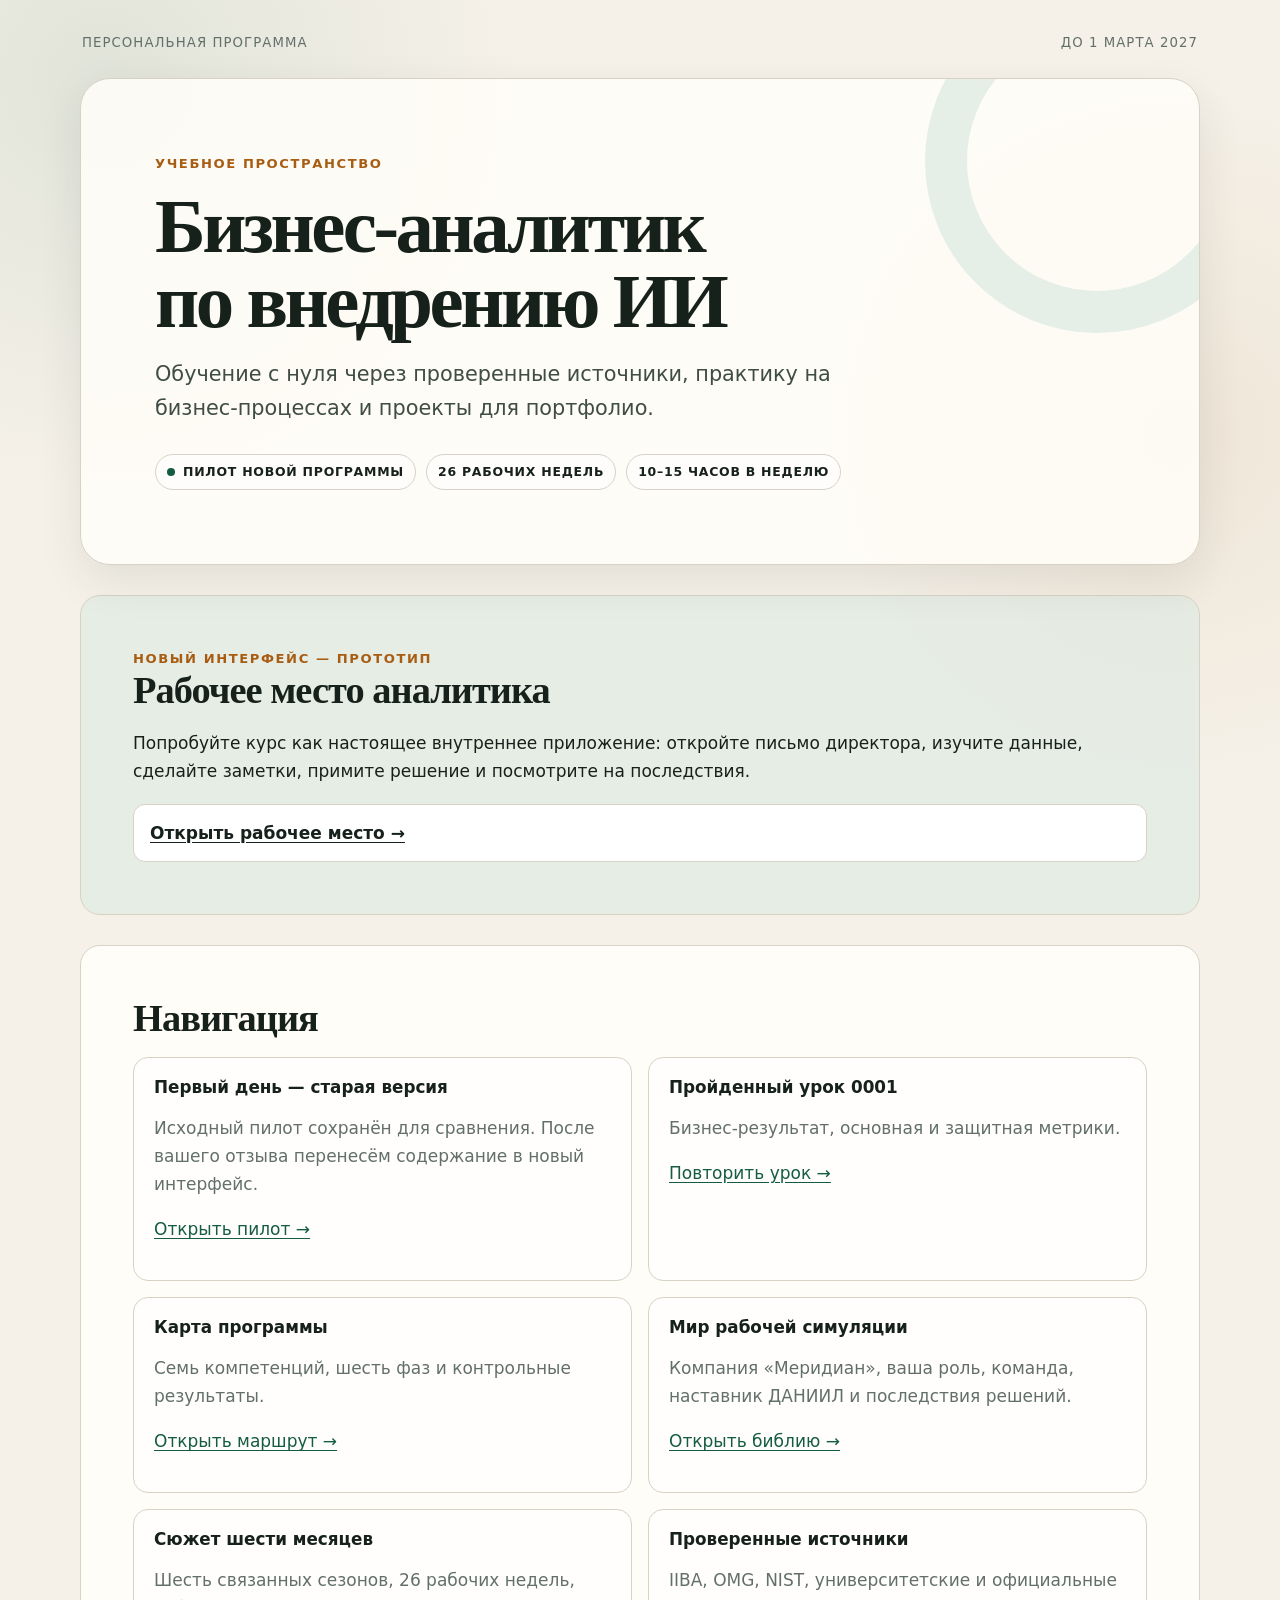
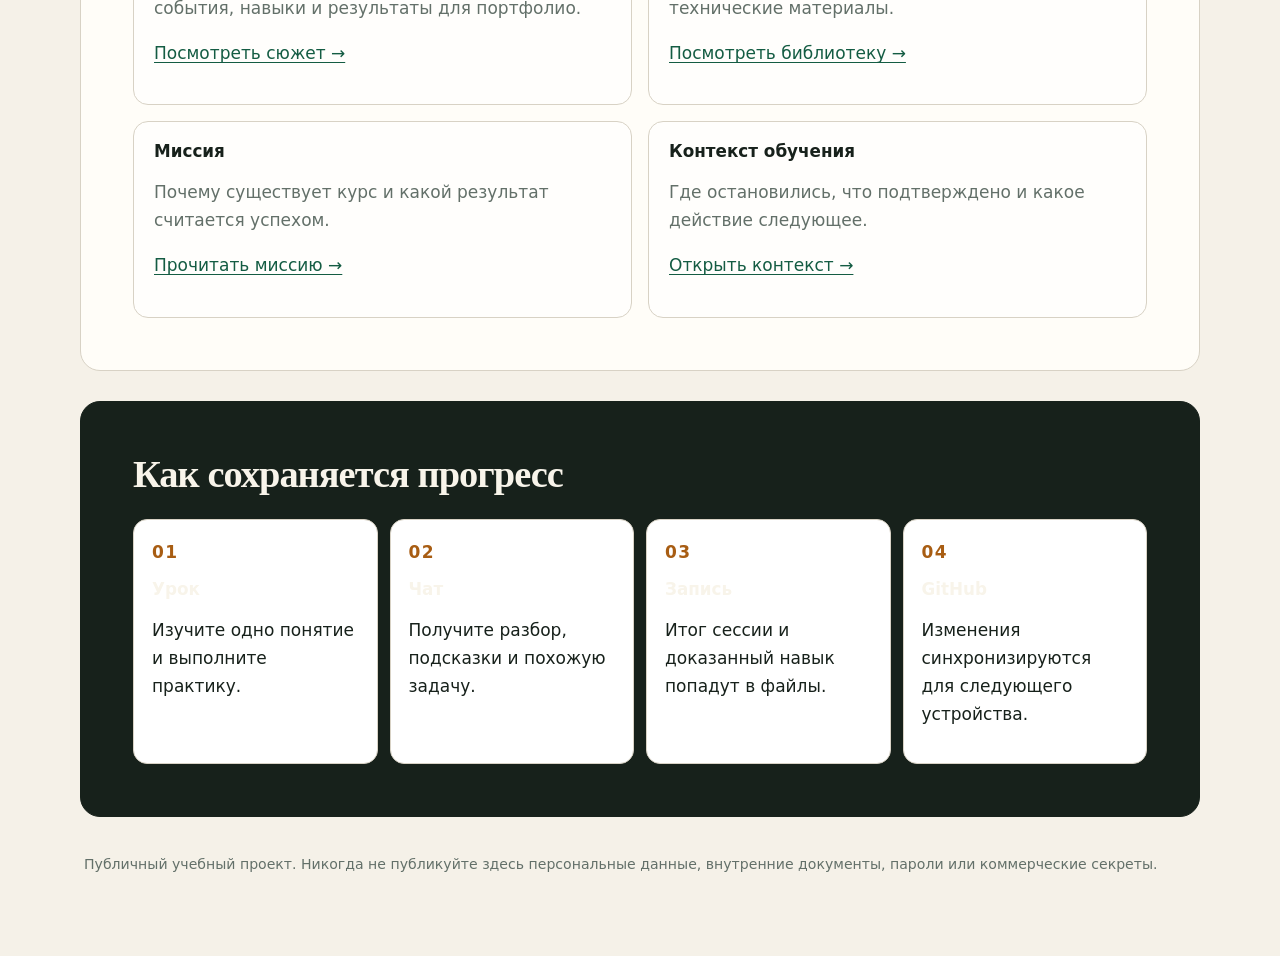
<file: index.html>
<!doctype html>
<html lang="ru">
<head>
  <meta charset="utf-8">
  <meta name="viewport" content="width=device-width, initial-scale=1">
  <meta name="description" content="Персональная программа подготовки бизнес-аналитика по внедрению ИИ">
  <title>Бизнес-аналитик по внедрению ИИ</title>
  <link rel="stylesheet" href="assets/course.css">
</head>
<body>
  <main class="page">
    <div class="topbar"><span>Персональная программа</span><span>До 1 марта 2027</span></div>
    <header class="hero">
      <div class="eyebrow">Учебное пространство</div>
      <h1>Бизнес-аналитик по внедрению ИИ</h1>
      <p class="lede">Обучение с нуля через проверенные источники, практику на бизнес-процессах и проекты для портфолио.</p>
      <div class="meta"><span class="badge"><span class="dot"></span>Пилот новой программы</span><span class="badge">26 рабочих недель</span><span class="badge">10–15 часов в неделю</span></div>
    </header>

    <section class="section soft">
      <div class="eyebrow">Новый интерфейс — прототип</div>
      <h2>Рабочее место аналитика</h2>
      <p>Попробуйте курс как настоящее внутреннее приложение: откройте письмо директора, изучите данные, сделайте заметки, примите решение и посмотрите на последствия.</p>
      <div class="actions"><a class="button" href="prototypes/workspace-v1.html">Открыть рабочее место →</a></div>
    </section>

    <section class="section">
      <h2>Навигация</h2>
      <div class="grid">
        <article class="card col-6"><h3>Первый день — старая версия</h3><p class="muted">Исходный пилот сохранён для сравнения. После вашего отзыва перенесём содержание в новый интерфейс.</p><p><a href="lessons/pilot-0001-first-day.html">Открыть пилот →</a></p></article>
        <article class="card col-6"><h3>Пройденный урок 0001</h3><p class="muted">Бизнес-результат, основная и защитная метрики.</p><p><a href="lessons/0001-role-of-ai-business-analyst.html">Повторить урок →</a></p></article>
        <article class="card col-6"><h3>Карта программы</h3><p class="muted">Семь компетенций, шесть фаз и контрольные результаты.</p><p><a href="reference/0001-competency-map-and-roadmap.html">Открыть маршрут →</a></p></article>
        <article class="card col-6"><h3>Мир рабочей симуляции</h3><p class="muted">Компания «Меридиан», ваша роль, команда, наставник ДАНИИЛ и последствия решений.</p><p><a href="https://github.com/samoilovnk12-ctrl/ai-business-analyst-learning/blob/main/archive/legacy-course-v2/SIMULATION-BIBLE.md">Открыть библию →</a></p></article>
        <article class="card col-6"><h3>Сюжет шести месяцев</h3><p class="muted">Шесть связанных сезонов, 26 рабочих недель, события, навыки и результаты для портфолио.</p><p><a href="https://github.com/samoilovnk12-ctrl/ai-business-analyst-learning/blob/main/archive/legacy-course-v2/COURSE-STORY.md">Посмотреть сюжет →</a></p></article>
        <article class="card col-6"><h3>Проверенные источники</h3><p class="muted">IIBA, OMG, NIST, университетские и официальные технические материалы.</p><p><a href="https://github.com/samoilovnk12-ctrl/ai-business-analyst-learning/blob/main/RESOURCES.md">Посмотреть библиотеку →</a></p></article>
        <article class="card col-6"><h3>Миссия</h3><p class="muted">Почему существует курс и какой результат считается успехом.</p><p><a href="https://github.com/samoilovnk12-ctrl/ai-business-analyst-learning/blob/main/MISSION.md">Прочитать миссию →</a></p></article>
        <article class="card col-6"><h3>Контекст обучения</h3><p class="muted">Где остановились, что подтверждено и какое действие следующее.</p><p><a href="https://github.com/samoilovnk12-ctrl/ai-business-analyst-learning/blob/main/LEARNING-CONTEXT.md">Открыть контекст →</a></p></article>
      </div>
    </section>

    <section class="section dark">
      <h2>Как сохраняется прогресс</h2>
      <div class="flow">
        <div><h3>Урок</h3><p>Изучите одно понятие и выполните практику.</p></div>
        <div><h3>Чат</h3><p>Получите разбор, подсказки и похожую задачу.</p></div>
        <div><h3>Запись</h3><p>Итог сессии и доказанный навык попадут в файлы.</p></div>
        <div><h3>GitHub</h3><p>Изменения синхронизируются для следующего устройства.</p></div>
      </div>
    </section>

    <footer class="footer">Публичный учебный проект. Никогда не публикуйте здесь персональные данные, внутренние документы, пароли или коммерческие секреты.</footer>
  </main>
</body>
</html>
</file>
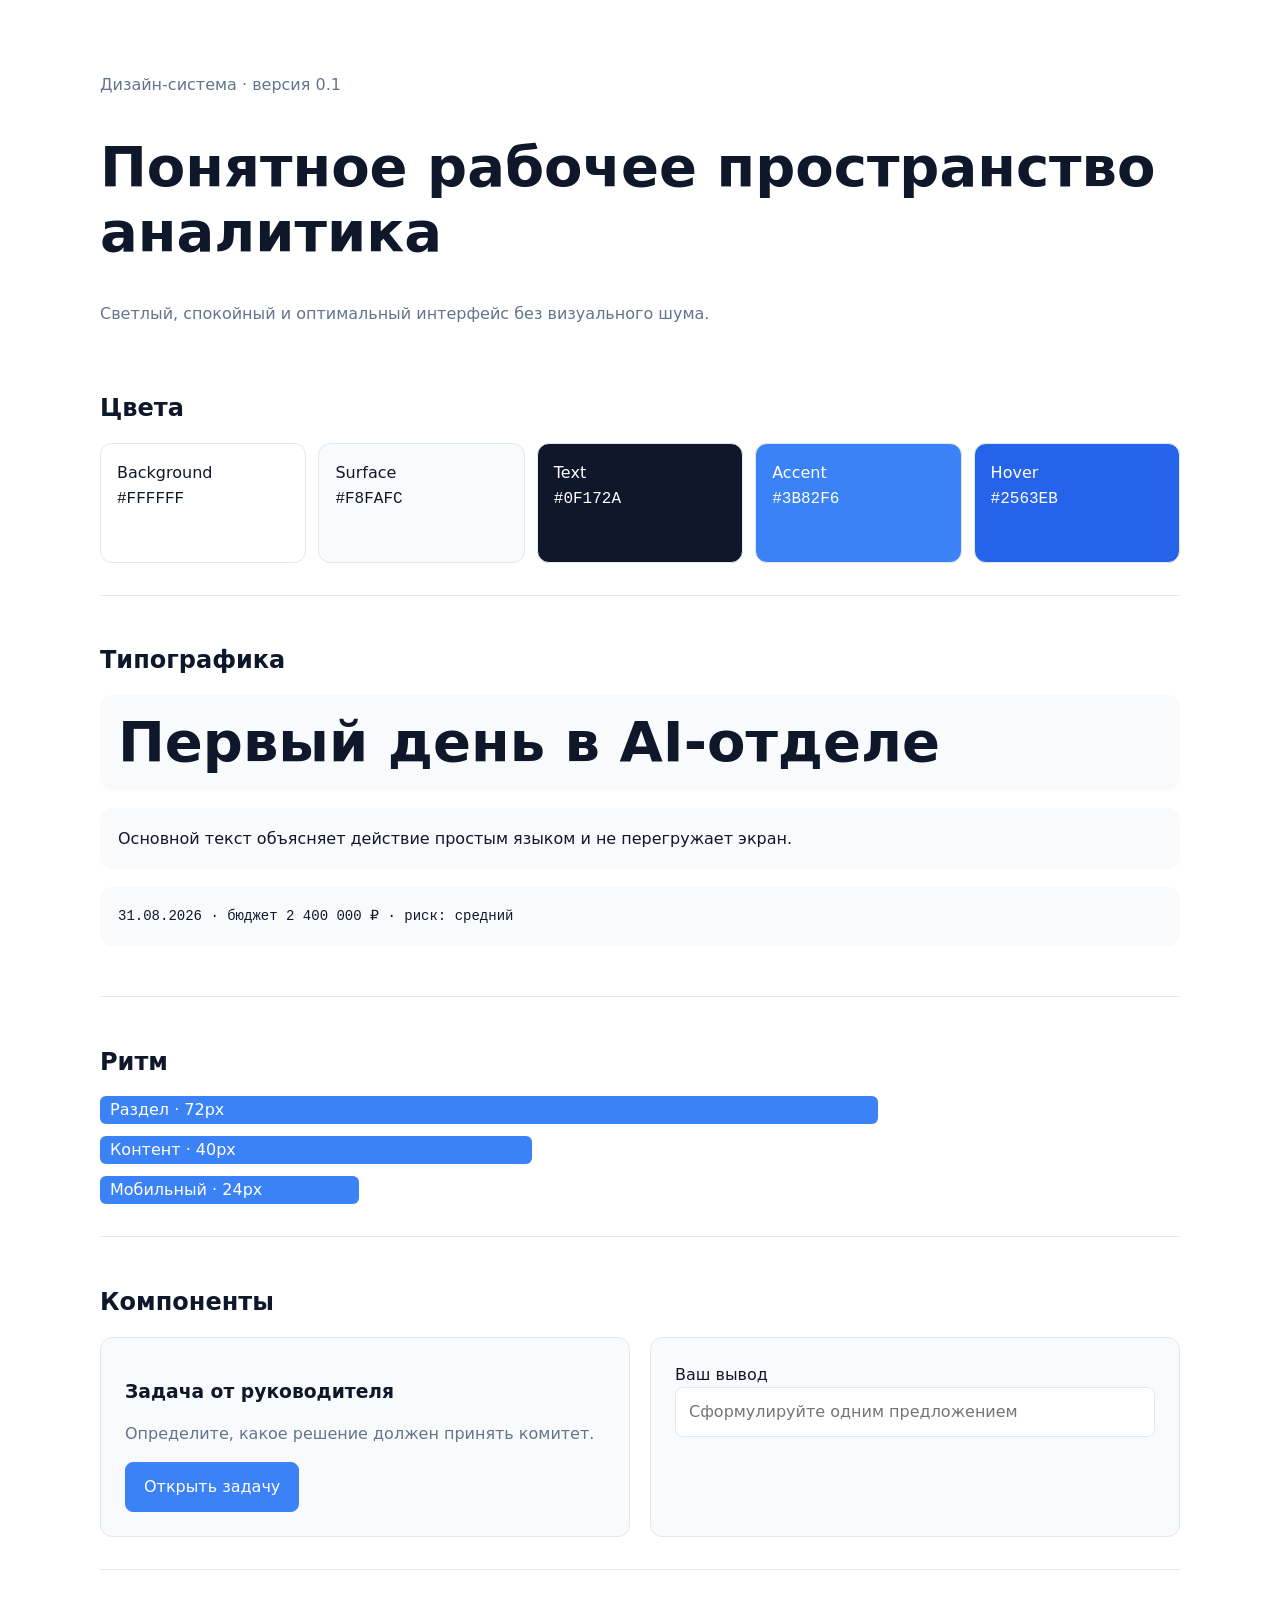
<file: brief-preview.html>
<!doctype html>
<html lang="ru">
<head>
  <meta charset="utf-8">
  <meta name="viewport" content="width=device-width, initial-scale=1">
  <title>Дизайн-система курса — предварительный просмотр</title>
  <style>
    :root { --bg:#FFFFFF; --surface:#F8FAFC; --fg:#0F172A; --muted:#64748B; --accent:#3B82F6; --hover:#2563EB; --line:#E2E8F0; }
    * { box-sizing:border-box; }
    body { margin:0; background:var(--bg); color:var(--fg); font:16px/1.6 Inter,system-ui,sans-serif; }
    main { width:min(1080px,calc(100% - 40px)); margin:auto; padding:56px 0 80px; }
    section { padding:32px 0; border-bottom:1px solid var(--line); }
    h1,h2,h3 { font-family:Inter,system-ui,sans-serif; line-height:1.15; }
    h1 { font-size:clamp(2rem,5vw,3.5rem); }
    h2 { margin-bottom:20px; }
    .muted { color:var(--muted); }
    .swatches { display:grid; grid-template-columns:repeat(5,1fr); gap:12px; }
    .swatch { min-height:120px; padding:16px; border:1px solid var(--line); border-radius:12px; }
    .surface { background:var(--surface); } .primary { background:var(--fg); color:white; } .secondary { color:var(--muted); }
    .accent { background:var(--accent); color:white; } .hover { background:var(--hover); color:white; }
    .specimen { margin:18px 0; padding:18px; background:var(--surface); border-radius:12px; }
    .display { font-size:clamp(2rem,5vw,3.5rem); font-weight:600; line-height:1.05; }
    .mono { font:14px/1.6 ui-monospace,"JetBrains Mono",monospace; }
    .ruler { display:grid; gap:12px; }
    .bar { height:28px; display:flex; align-items:center; padding-left:10px; border-radius:6px; background:var(--accent); color:white; }
    .components { display:grid; grid-template-columns:1fr 1fr; gap:20px; }
    .card { padding:24px; background:var(--surface); border:1px solid var(--line); border-radius:12px; }
    button { padding:11px 18px; border:1px solid var(--accent); border-radius:8px; background:var(--accent); color:white; font:inherit; cursor:pointer; }
    button:hover { background:var(--hover); }
    input { width:100%; padding:11px 13px; border:1px solid var(--line); border-radius:8px; font:inherit; }
    input:focus { outline:3px solid rgba(59,130,246,.18); border-color:var(--accent); }
    @media(max-width:760px){.swatches,.components{grid-template-columns:1fr;}}
  </style>
</head>
<body>
  <main>
    <header><p class="muted">Дизайн-система · версия 0.1</p><h1>Понятное рабочее пространство аналитика</h1><p class="muted">Светлый, спокойный и оптимальный интерфейс без визуального шума.</p></header>
    <section><h2>Цвета</h2><div class="swatches"><div class="swatch">Background<br><code>#FFFFFF</code></div><div class="swatch surface">Surface<br><code>#F8FAFC</code></div><div class="swatch primary">Text<br><code>#0F172A</code></div><div class="swatch accent">Accent<br><code>#3B82F6</code></div><div class="swatch hover">Hover<br><code>#2563EB</code></div></div></section>
    <section><h2>Типографика</h2><div class="specimen display">Первый день в AI-отделе</div><div class="specimen">Основной текст объясняет действие простым языком и не перегружает экран.</div><div class="specimen mono">31.08.2026 · бюджет 2 400 000 ₽ · риск: средний</div></section>
    <section><h2>Ритм</h2><div class="ruler"><div class="bar" style="width:72%">Раздел · 72px</div><div class="bar" style="width:40%">Контент · 40px</div><div class="bar" style="width:24%">Мобильный · 24px</div></div></section>
    <section><h2>Компоненты</h2><div class="components"><div class="card"><h3>Задача от руководителя</h3><p class="muted">Определите, какое решение должен принять комитет.</p><button type="button">Открыть задачу</button></div><div class="card"><label for="answer">Ваш вывод</label><input id="answer" placeholder="Сформулируйте одним предложением"></div></div></section>
  </main>
</body>
</html>
</file>
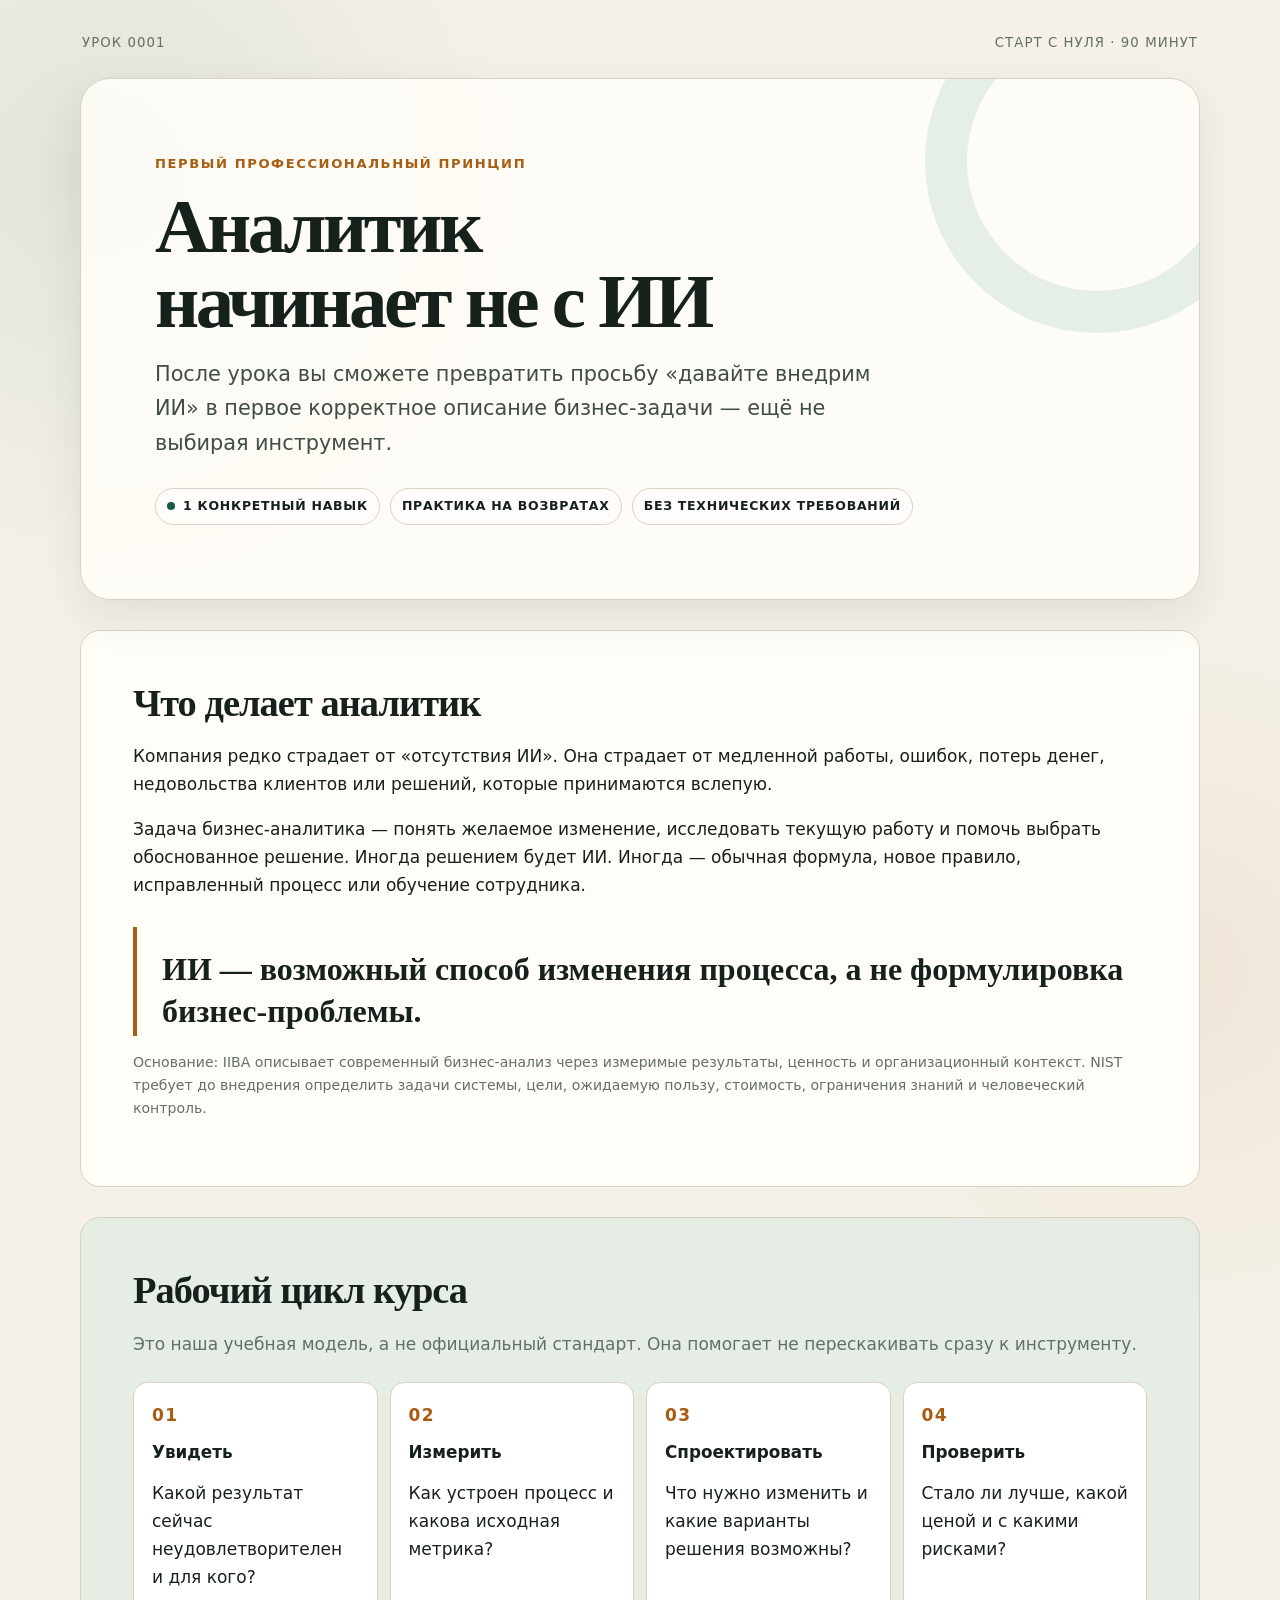
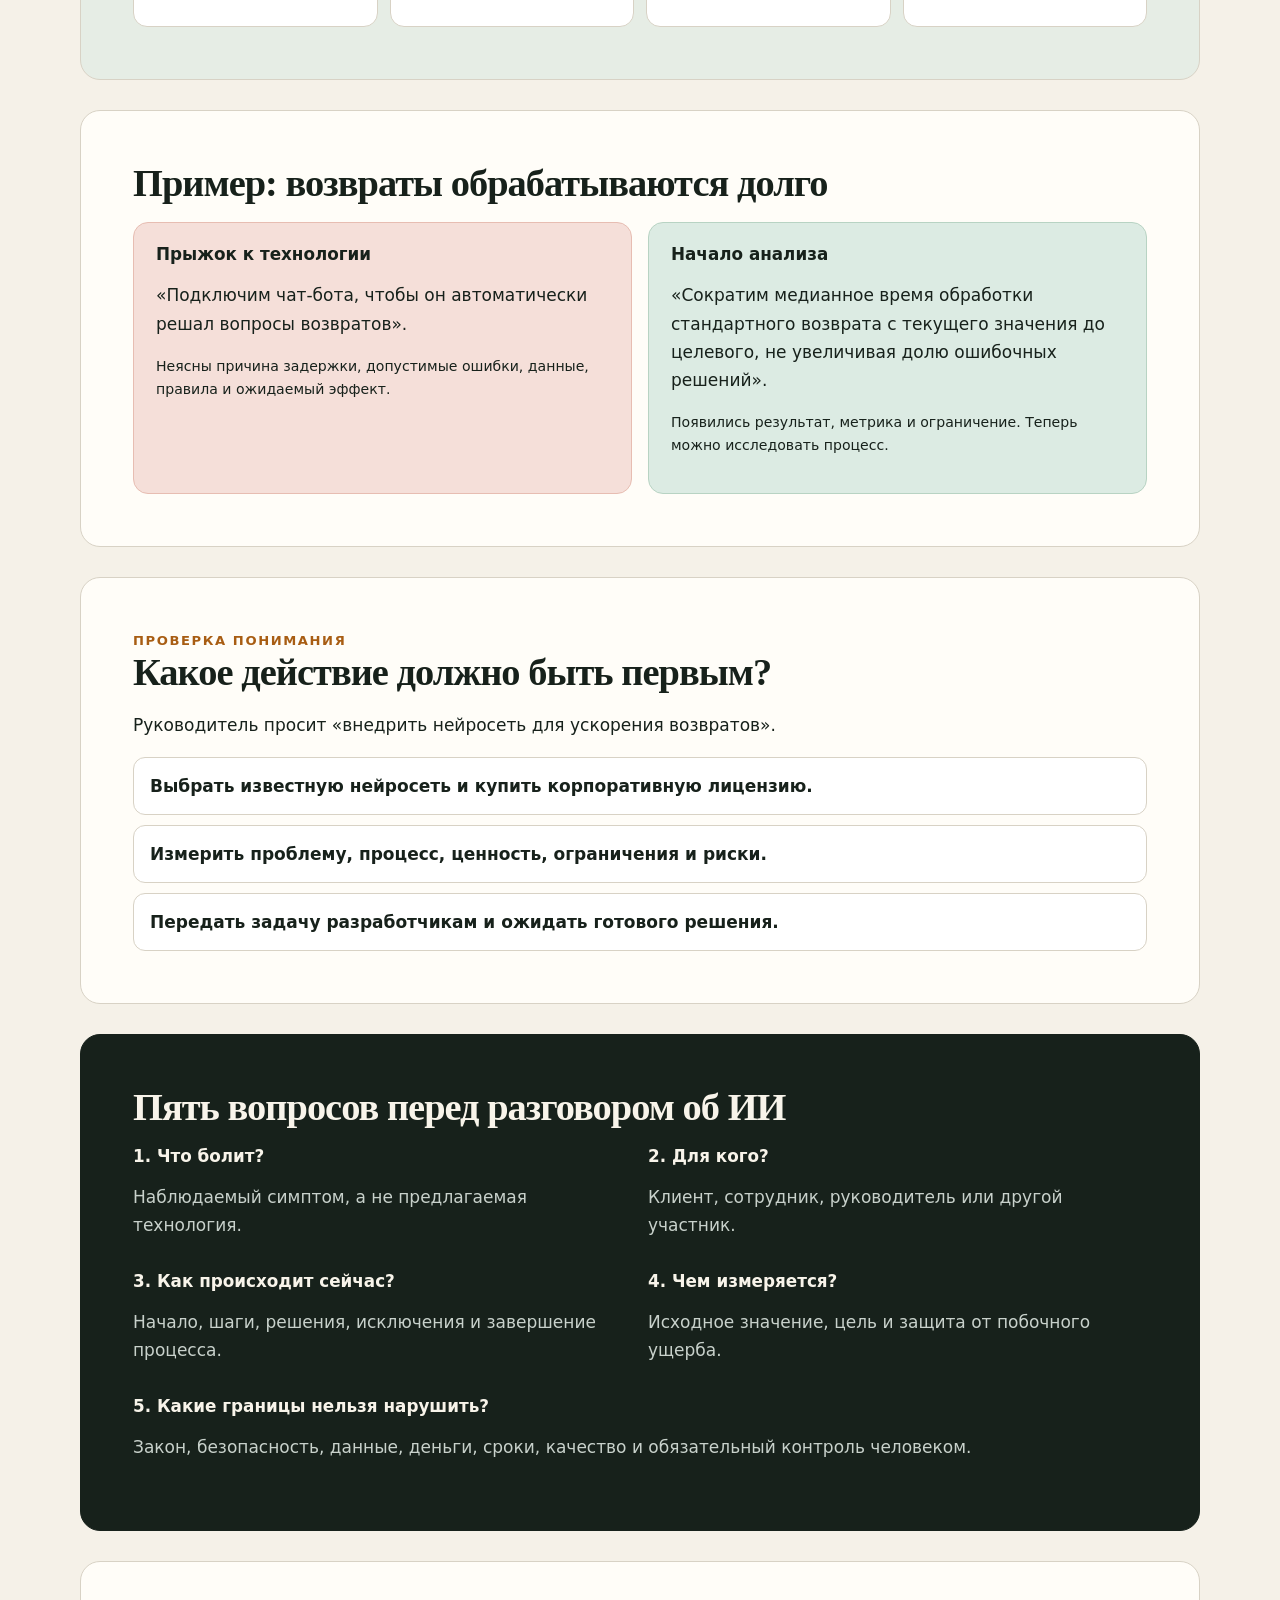
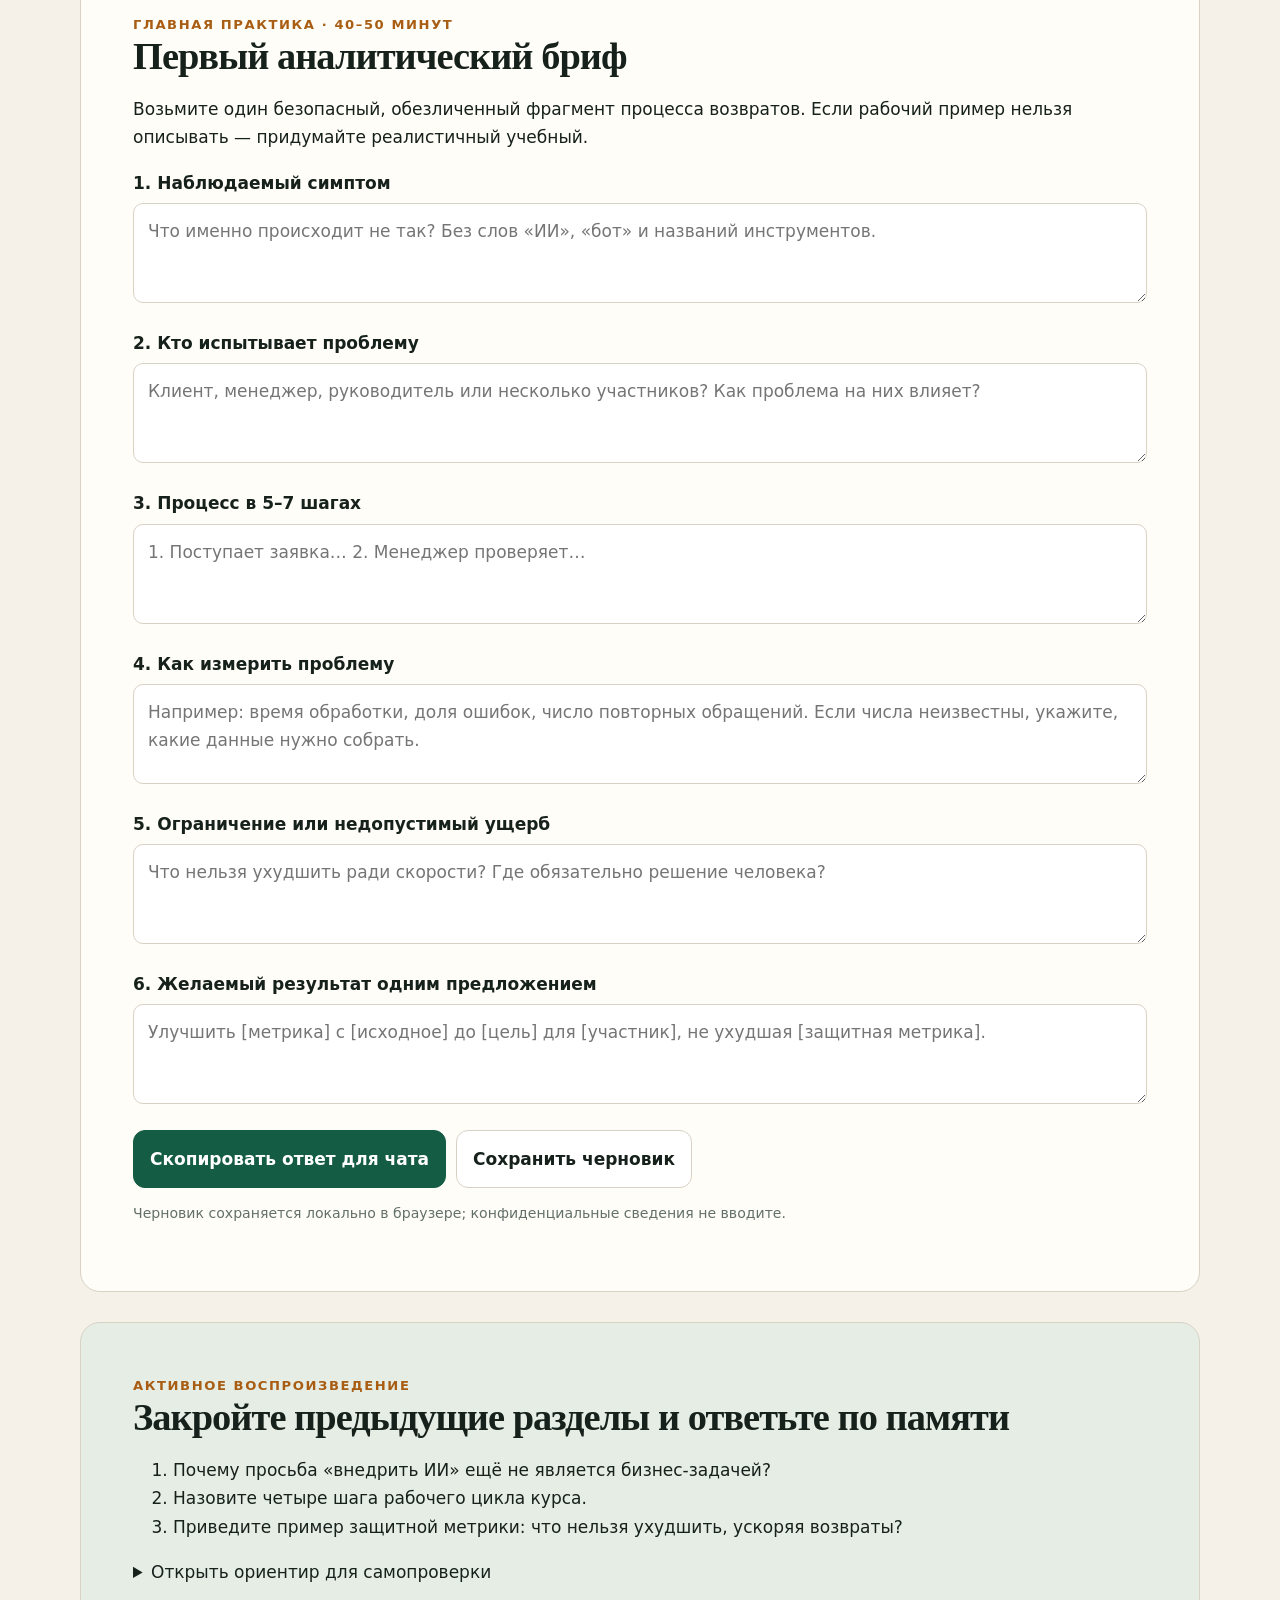
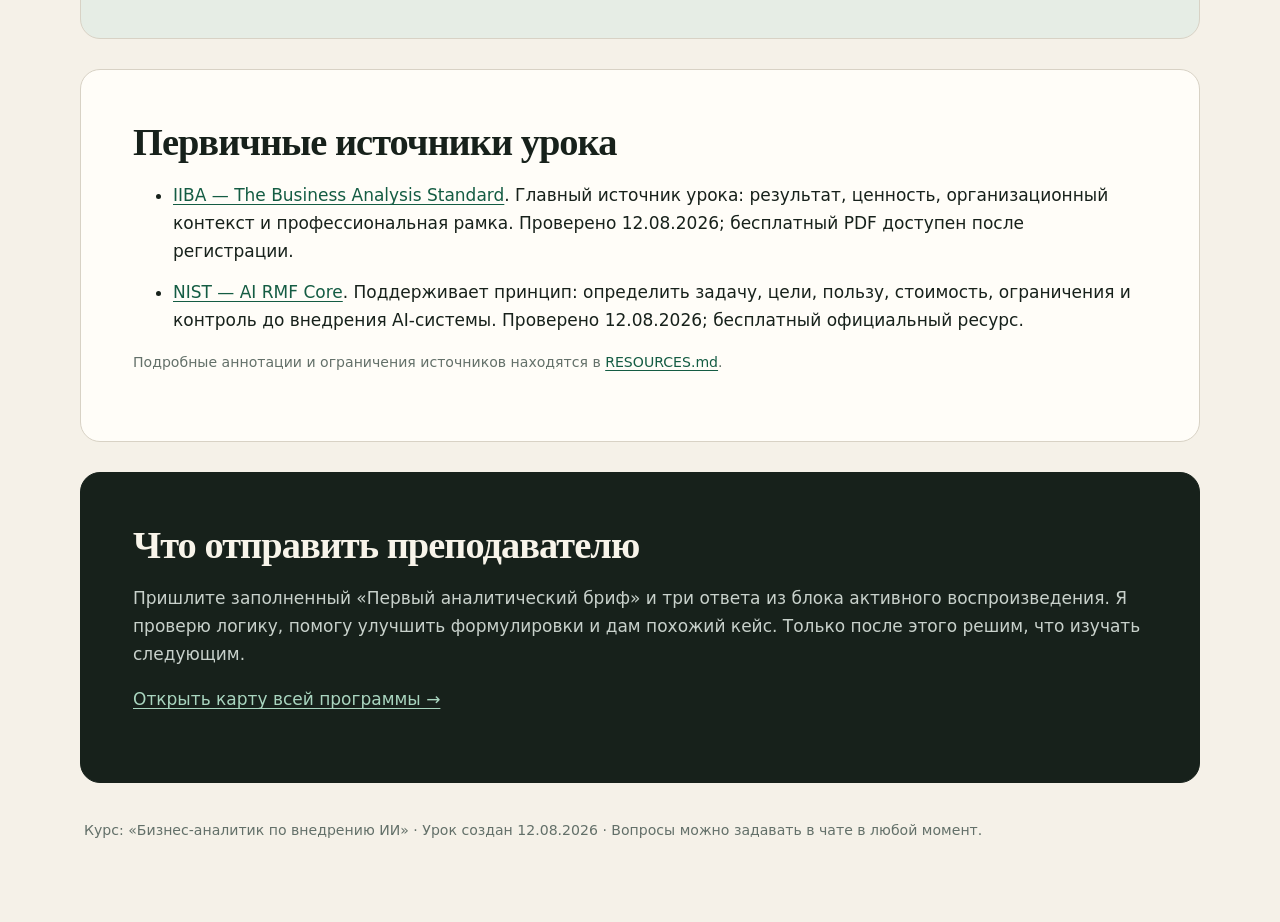
<file: lessons/0001-role-of-ai-business-analyst.html>
<!doctype html>
<html lang="ru">
<head>
  <meta charset="utf-8">
  <meta name="viewport" content="width=device-width, initial-scale=1">
  <title>Урок 0001 — Роль бизнес-аналитика по внедрению ИИ</title>
  <link rel="stylesheet" href="../assets/course.css">
  <script src="../assets/lesson.js" defer></script>
</head>
<body onload="restoreAssignment('first-case', 'lesson-0001-draft')">
  <main class="page">
    <div class="topbar"><span>Урок 0001</span><span>Старт с нуля · 90 минут</span></div>
    <header class="hero">
      <div class="eyebrow">Первый профессиональный принцип</div>
      <h1>Аналитик начинает не с ИИ</h1>
      <p class="lede">После урока вы сможете превратить просьбу «давайте внедрим ИИ» в первое корректное описание бизнес-задачи — ещё не выбирая инструмент.</p>
      <div class="meta"><span class="badge"><span class="dot"></span>1 конкретный навык</span><span class="badge">Практика на возвратах</span><span class="badge">Без технических требований</span></div>
    </header>

    <section class="section">
      <h2>Что делает аналитик</h2>
      <p>Компания редко страдает от «отсутствия ИИ». Она страдает от медленной работы, ошибок, потерь денег, недовольства клиентов или решений, которые принимаются вслепую.</p>
      <p>Задача бизнес-аналитика — понять желаемое изменение, исследовать текущую работу и помочь выбрать обоснованное решение. Иногда решением будет ИИ. Иногда — обычная формула, новое правило, исправленный процесс или обучение сотрудника.</p>
      <p class="quote">ИИ — возможный способ изменения процесса, а не формулировка бизнес-проблемы.</p>
      <p class="small muted">Основание: IIBA описывает современный бизнес-анализ через измеримые результаты, ценность и организационный контекст. NIST требует до внедрения определить задачи системы, цели, ожидаемую пользу, стоимость, ограничения знаний и человеческий контроль.</p>
    </section>

    <section class="section soft">
      <h2>Рабочий цикл курса</h2>
      <p class="muted">Это наша учебная модель, а не официальный стандарт. Она помогает не перескакивать сразу к инструменту.</p>
      <div class="flow">
        <div><h3>Увидеть</h3><p>Какой результат сейчас неудовлетворителен и для кого?</p></div>
        <div><h3>Измерить</h3><p>Как устроен процесс и какова исходная метрика?</p></div>
        <div><h3>Спроектировать</h3><p>Что нужно изменить и какие варианты решения возможны?</p></div>
        <div><h3>Проверить</h3><p>Стало ли лучше, какой ценой и с какими рисками?</p></div>
      </div>
    </section>

    <section class="section">
      <h2>Пример: возвраты обрабатываются долго</h2>
      <div class="compare">
        <div class="bad"><h3>Прыжок к технологии</h3><p>«Подключим чат-бота, чтобы он автоматически решал вопросы возвратов».</p><p class="small">Неясны причина задержки, допустимые ошибки, данные, правила и ожидаемый эффект.</p></div>
        <div class="good"><h3>Начало анализа</h3><p>«Сократим медианное время обработки стандартного возврата с текущего значения до целевого, не увеличивая долю ошибочных решений».</p><p class="small">Появились результат, метрика и ограничение. Теперь можно исследовать процесс.</p></div>
      </div>
    </section>

    <section class="section" data-quiz>
      <div class="eyebrow">Проверка понимания</div>
      <h2>Какое действие должно быть первым?</h2>
      <p>Руководитель просит «внедрить нейросеть для ускорения возвратов».</p>
      <div class="quiz-options">
        <button onclick="checkQuiz(this,false,'Это выбор решения до понимания задачи. Сначала нужно установить, что именно требуется улучшить и как это измеряется.')">Выбрать известную нейросеть и купить корпоративную лицензию.</button>
        <button onclick="checkQuiz(this,true,'Верно. Аналитик сначала уточняет проблему, процесс, ценность, ограничения и риски — технология появляется позже.')">Измерить проблему, процесс, ценность, ограничения и риски.</button>
        <button onclick="checkQuiz(this,false,'Передача задачи не устраняет неопределённость. Разработчикам всё равно понадобятся цель, процесс, требования и критерии успеха.')">Передать задачу разработчикам и ожидать готового решения.</button>
      </div>
      <div class="feedback" role="status"></div>
    </section>

    <section class="section dark">
      <h2>Пять вопросов перед разговором об ИИ</h2>
      <div class="grid">
        <div class="col-6"><h3>1. Что болит?</h3><p>Наблюдаемый симптом, а не предлагаемая технология.</p></div>
        <div class="col-6"><h3>2. Для кого?</h3><p>Клиент, сотрудник, руководитель или другой участник.</p></div>
        <div class="col-6"><h3>3. Как происходит сейчас?</h3><p>Начало, шаги, решения, исключения и завершение процесса.</p></div>
        <div class="col-6"><h3>4. Чем измеряется?</h3><p>Исходное значение, цель и защита от побочного ущерба.</p></div>
        <div class="col-12"><h3>5. Какие границы нельзя нарушить?</h3><p>Закон, безопасность, данные, деньги, сроки, качество и обязательный контроль человеком.</p></div>
      </div>
    </section>

    <section class="section" id="practice">
      <div class="eyebrow">Главная практика · 40–50 минут</div>
      <h2>Первый аналитический бриф</h2>
      <p>Возьмите один безопасный, обезличенный фрагмент процесса возвратов. Если рабочий пример нельзя описывать — придумайте реалистичный учебный.</p>
      <form id="first-case">
        <label for="symptom">1. Наблюдаемый симптом</label>
        <textarea id="symptom" data-label="1. Наблюдаемый симптом" placeholder="Что именно происходит не так? Без слов «ИИ», «бот» и названий инструментов."></textarea>

        <label for="affected">2. Кто испытывает проблему</label>
        <textarea id="affected" data-label="2. Кто испытывает проблему" placeholder="Клиент, менеджер, руководитель или несколько участников? Как проблема на них влияет?"></textarea>

        <label for="process">3. Процесс в 5–7 шагах</label>
        <textarea id="process" data-label="3. Процесс в 5–7 шагах" placeholder="1. Поступает заявка… 2. Менеджер проверяет…"></textarea>

        <label for="metric">4. Как измерить проблему</label>
        <textarea id="metric" data-label="4. Как измерить проблему" placeholder="Например: время обработки, доля ошибок, число повторных обращений. Если числа неизвестны, укажите, какие данные нужно собрать."></textarea>

        <label for="boundary">5. Ограничение или недопустимый ущерб</label>
        <textarea id="boundary" data-label="5. Ограничение или недопустимый ущерб" placeholder="Что нельзя ухудшить ради скорости? Где обязательно решение человека?"></textarea>

        <label for="result">6. Желаемый результат одним предложением</label>
        <textarea id="result" data-label="6. Желаемый результат" placeholder="Улучшить [метрика] с [исходное] до [цель] для [участник], не ухудшая [защитная метрика]."></textarea>

        <div class="actions">
          <button class="primary" type="button" onclick="copyAssignment('first-case')">Скопировать ответ для чата</button>
          <button type="button" onclick="saveAssignment('first-case','lesson-0001-draft')">Сохранить черновик</button>
        </div>
        <p class="small muted" data-status="first-case">Черновик сохраняется локально в браузере; конфиденциальные сведения не вводите.</p>
      </form>
    </section>

    <section class="section soft">
      <div class="eyebrow">Активное воспроизведение</div>
      <h2>Закройте предыдущие разделы и ответьте по памяти</h2>
      <ol>
        <li>Почему просьба «внедрить ИИ» ещё не является бизнес-задачей?</li>
        <li>Назовите четыре шага рабочего цикла курса.</li>
        <li>Приведите пример защитной метрики: что нельзя ухудшить, ускоряя возвраты?</li>
      </ol>
      <details>
        <summary>Открыть ориентир для самопроверки</summary>
        <p>Хороший ответ связывает технологию с измеримым изменением процесса; воспроизводит цикл «увидеть → измерить → спроектировать → проверить»; называет конкретный противовес скорости — например, долю ошибочных возвратов или повторных обращений.</p>
      </details>
    </section>

    <section class="section">
      <h2>Первичные источники урока</h2>
      <ul class="source-list">
        <li><a href="https://www.iiba.org/career-resources/a-business-analysis-professionals-foundation-for-success/the-foundation-for-effective-business-analysis/">IIBA — The Business Analysis Standard</a>. Главный источник урока: результат, ценность, организационный контекст и профессиональная рамка. Проверено 12.08.2026; бесплатный PDF доступен после регистрации.</li>
        <li><a href="https://airc.nist.gov/airmf-resources/airmf/5-sec-core/">NIST — AI RMF Core</a>. Поддерживает принцип: определить задачу, цели, пользу, стоимость, ограничения и контроль до внедрения AI-системы. Проверено 12.08.2026; бесплатный официальный ресурс.</li>
      </ul>
      <p class="small muted">Подробные аннотации и ограничения источников находятся в <a href="../RESOURCES.md">RESOURCES.md</a>.</p>
    </section>

    <section class="section dark">
      <h2>Что отправить преподавателю</h2>
      <p>Пришлите заполненный «Первый аналитический бриф» и три ответа из блока активного воспроизведения. Я проверю логику, помогу улучшить формулировки и дам похожий кейс. Только после этого решим, что изучать следующим.</p>
      <p><a href="../reference/0001-competency-map-and-roadmap.html" style="color:#a9d5bf">Открыть карту всей программы →</a></p>
    </section>

    <footer class="footer">Курс: «Бизнес-аналитик по внедрению ИИ» · Урок создан 12.08.2026 · Вопросы можно задавать в чате в любой момент.</footer>
  </main>
</body>
</html>
</file>
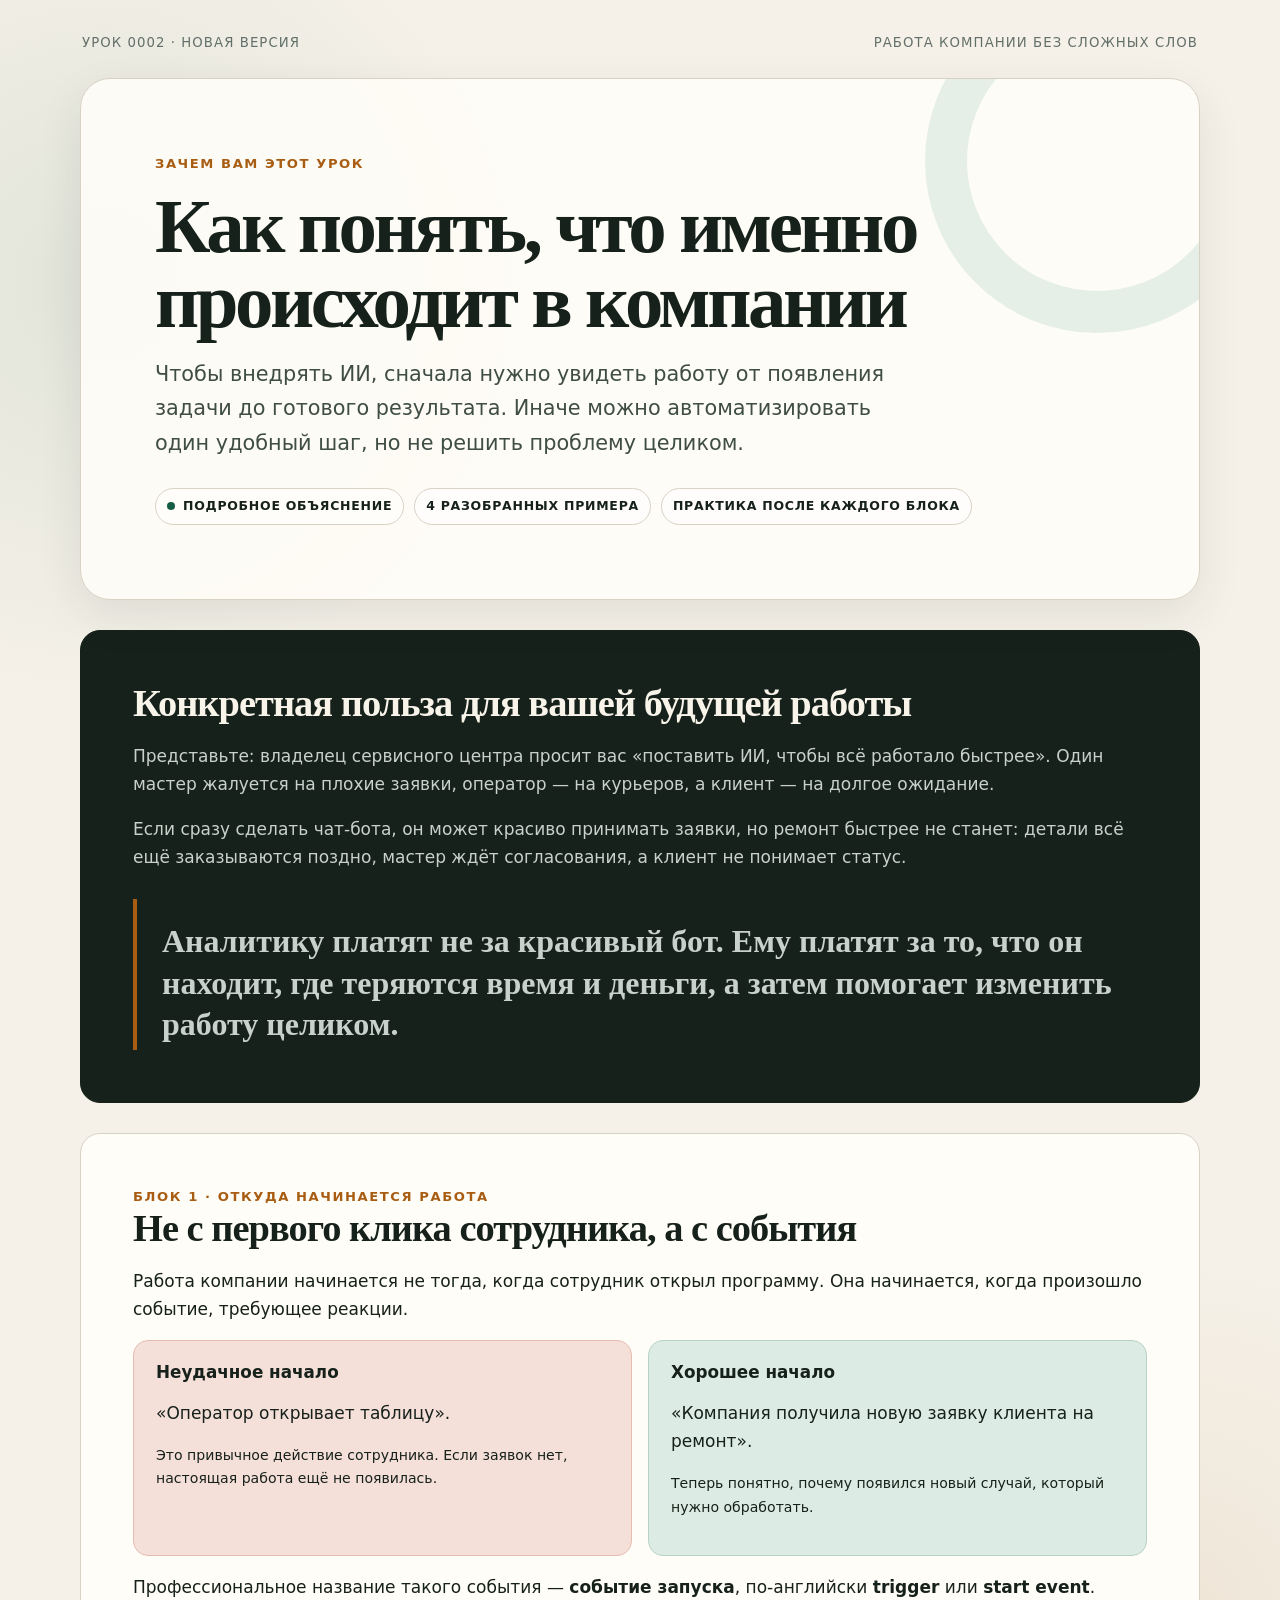
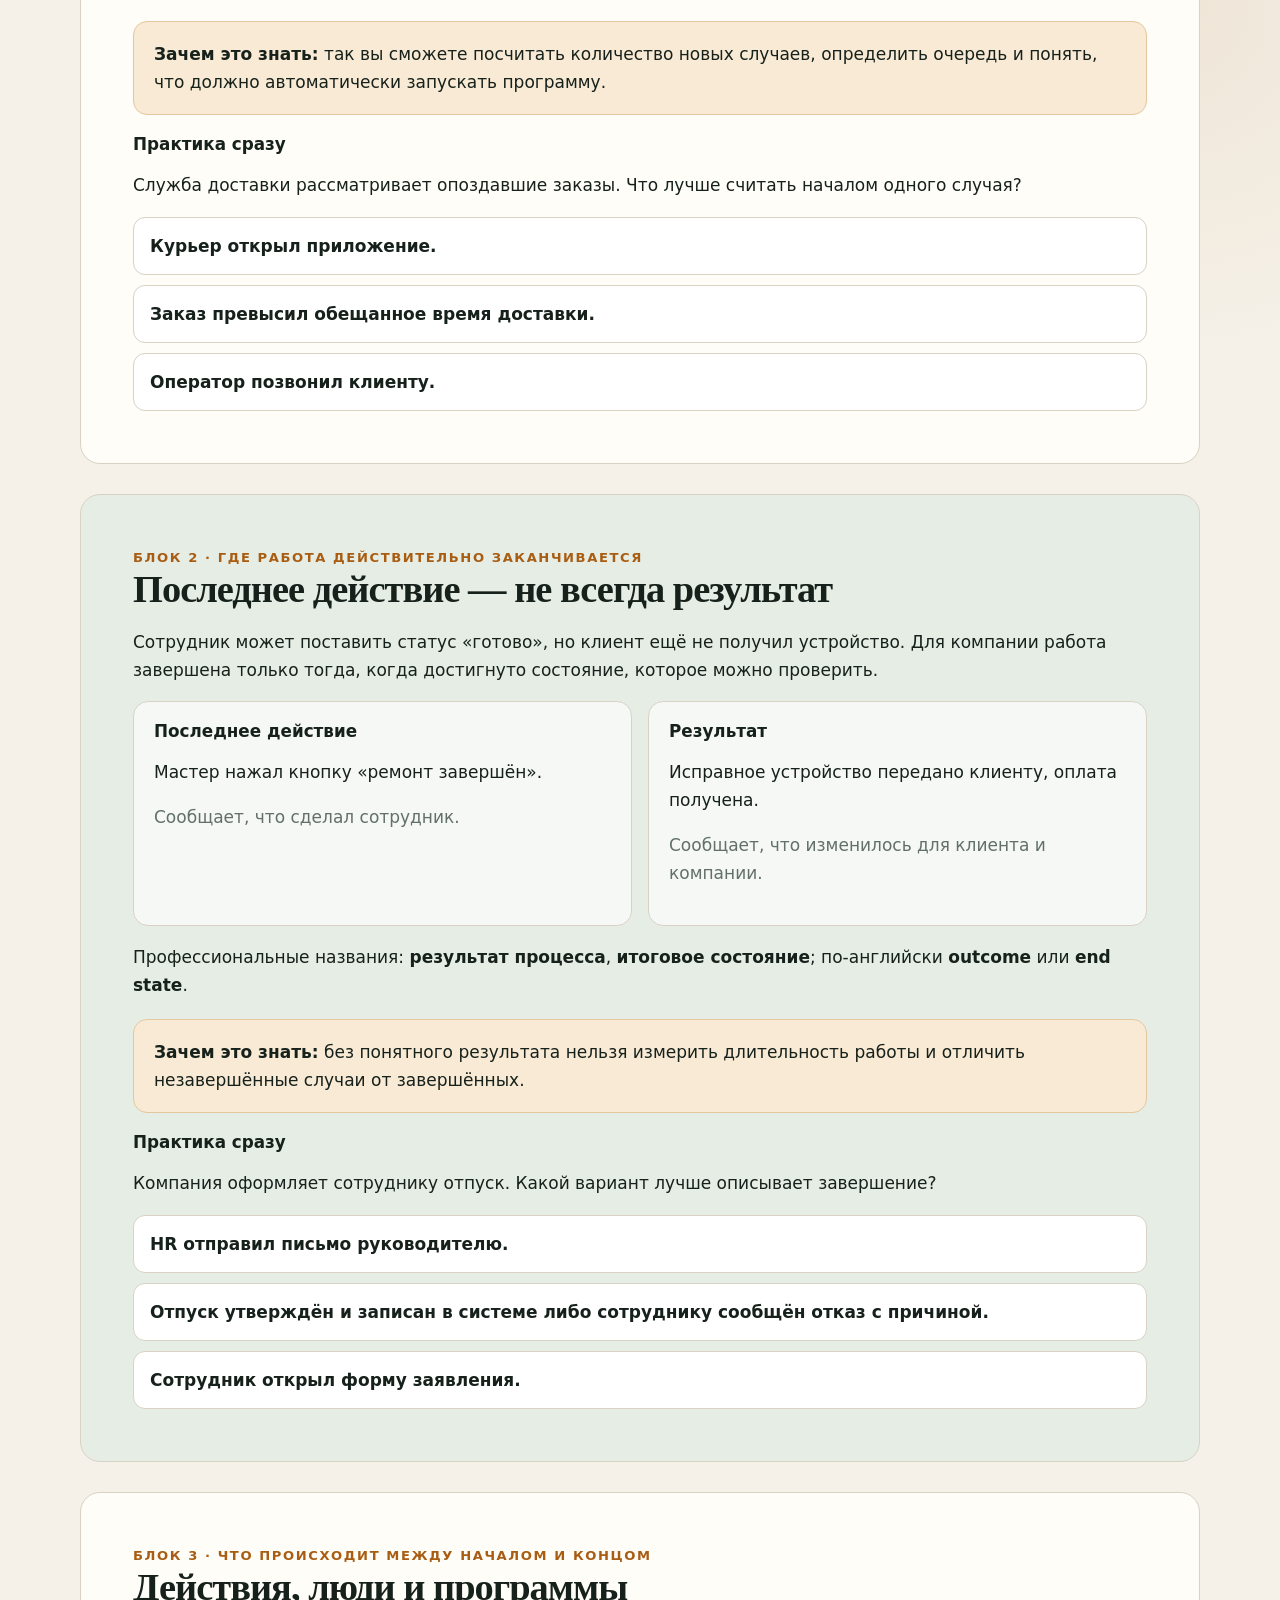
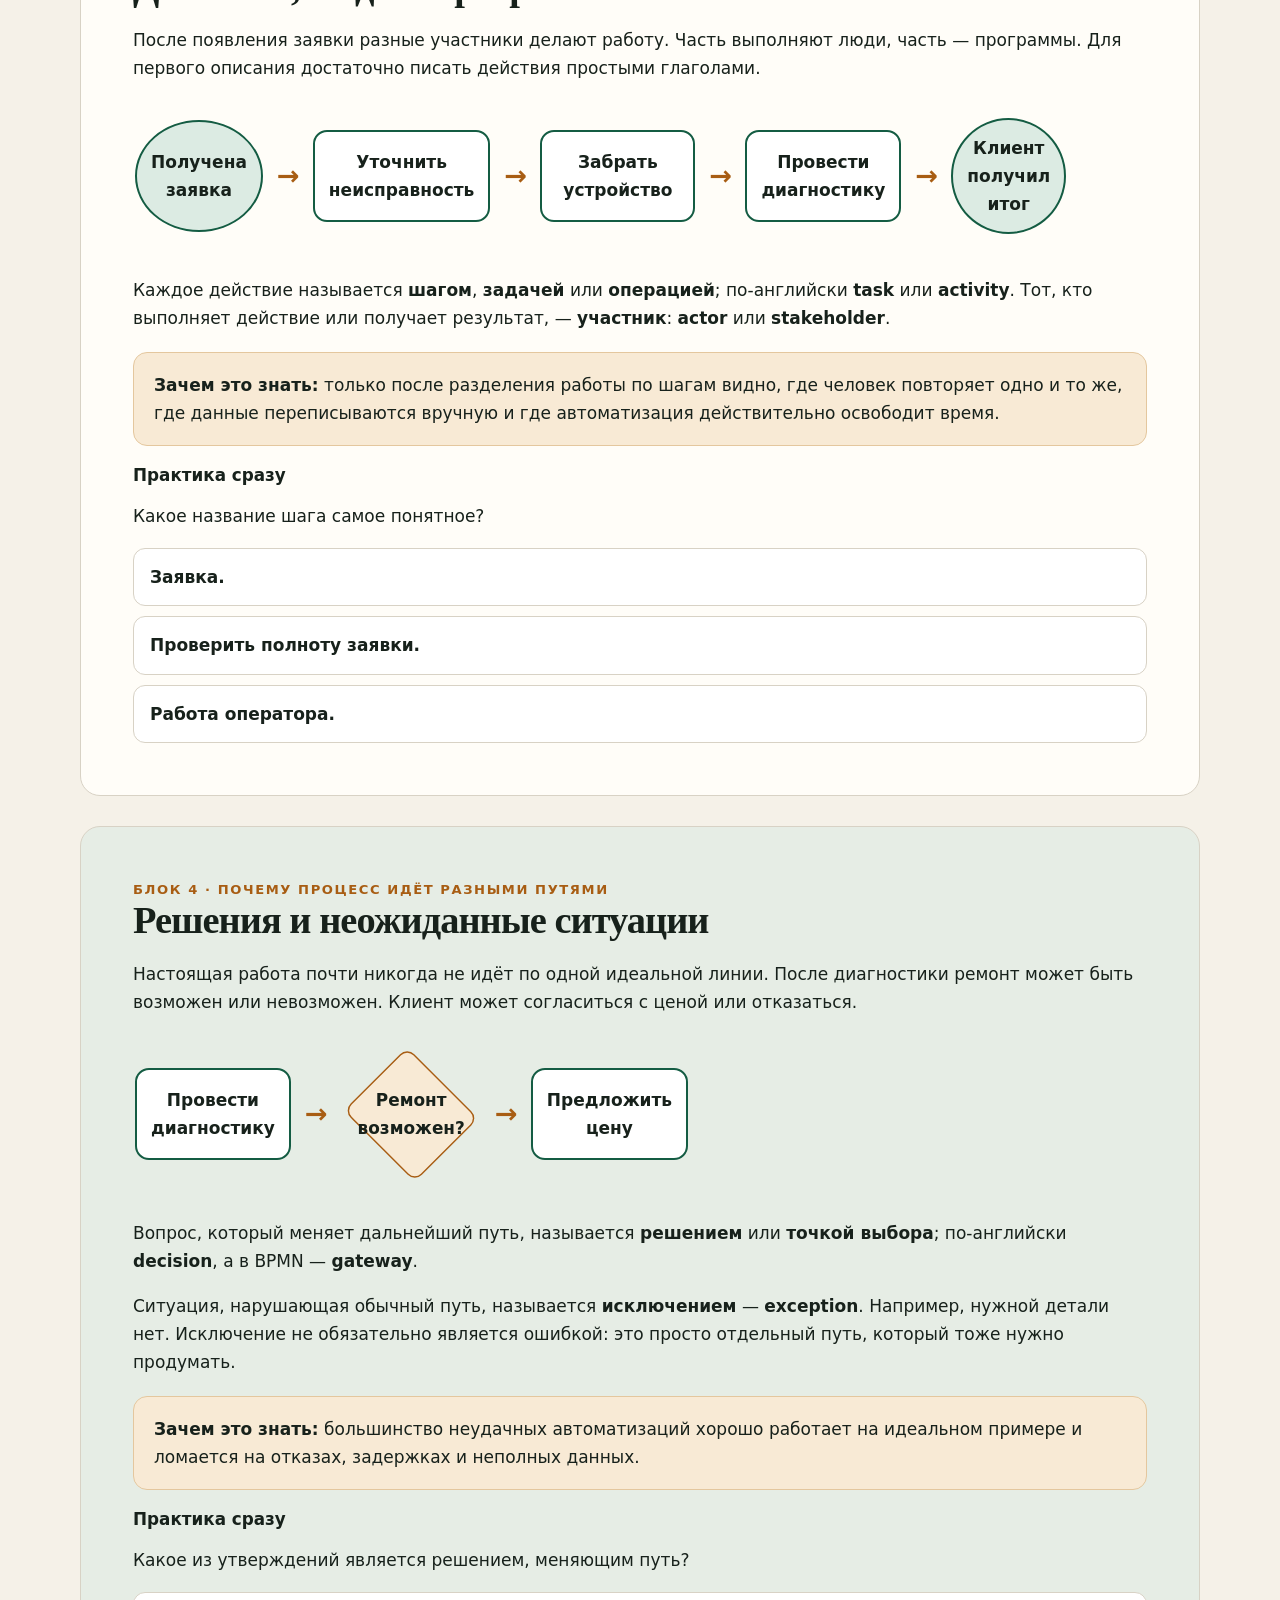
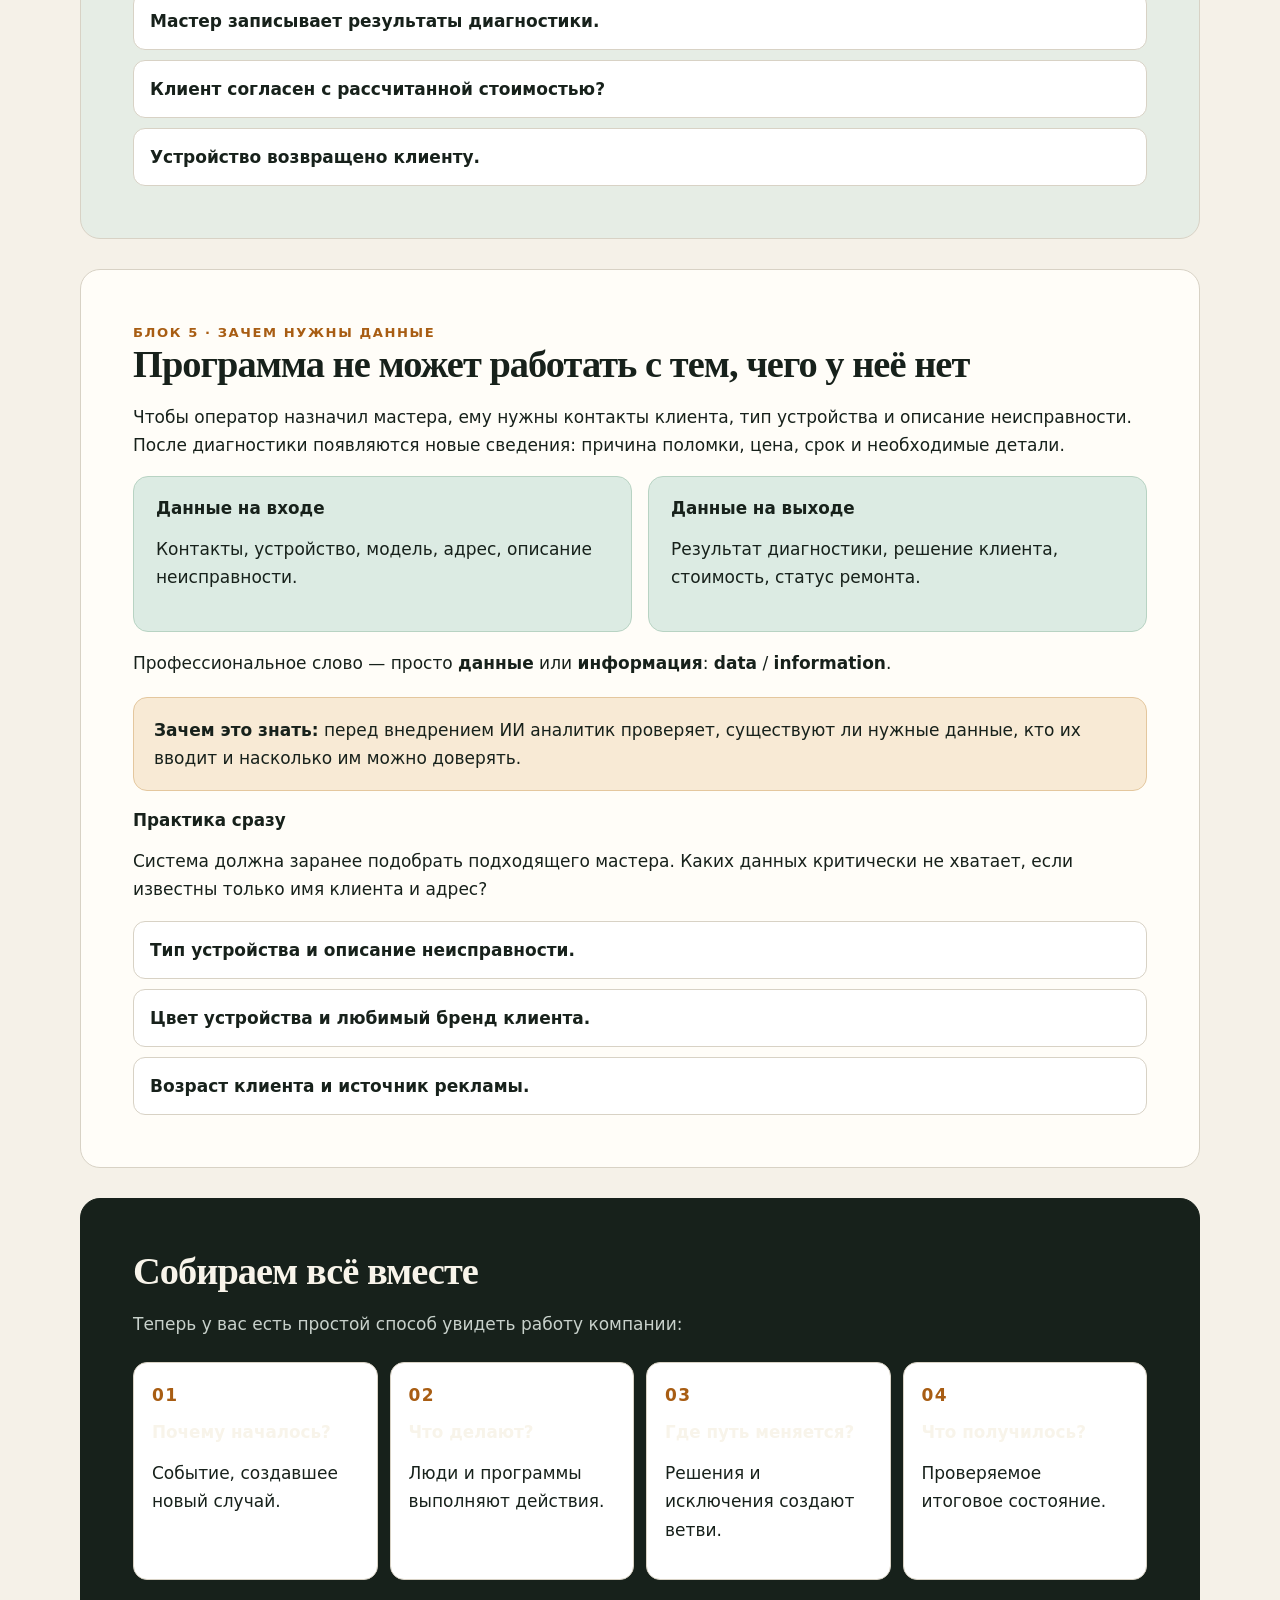
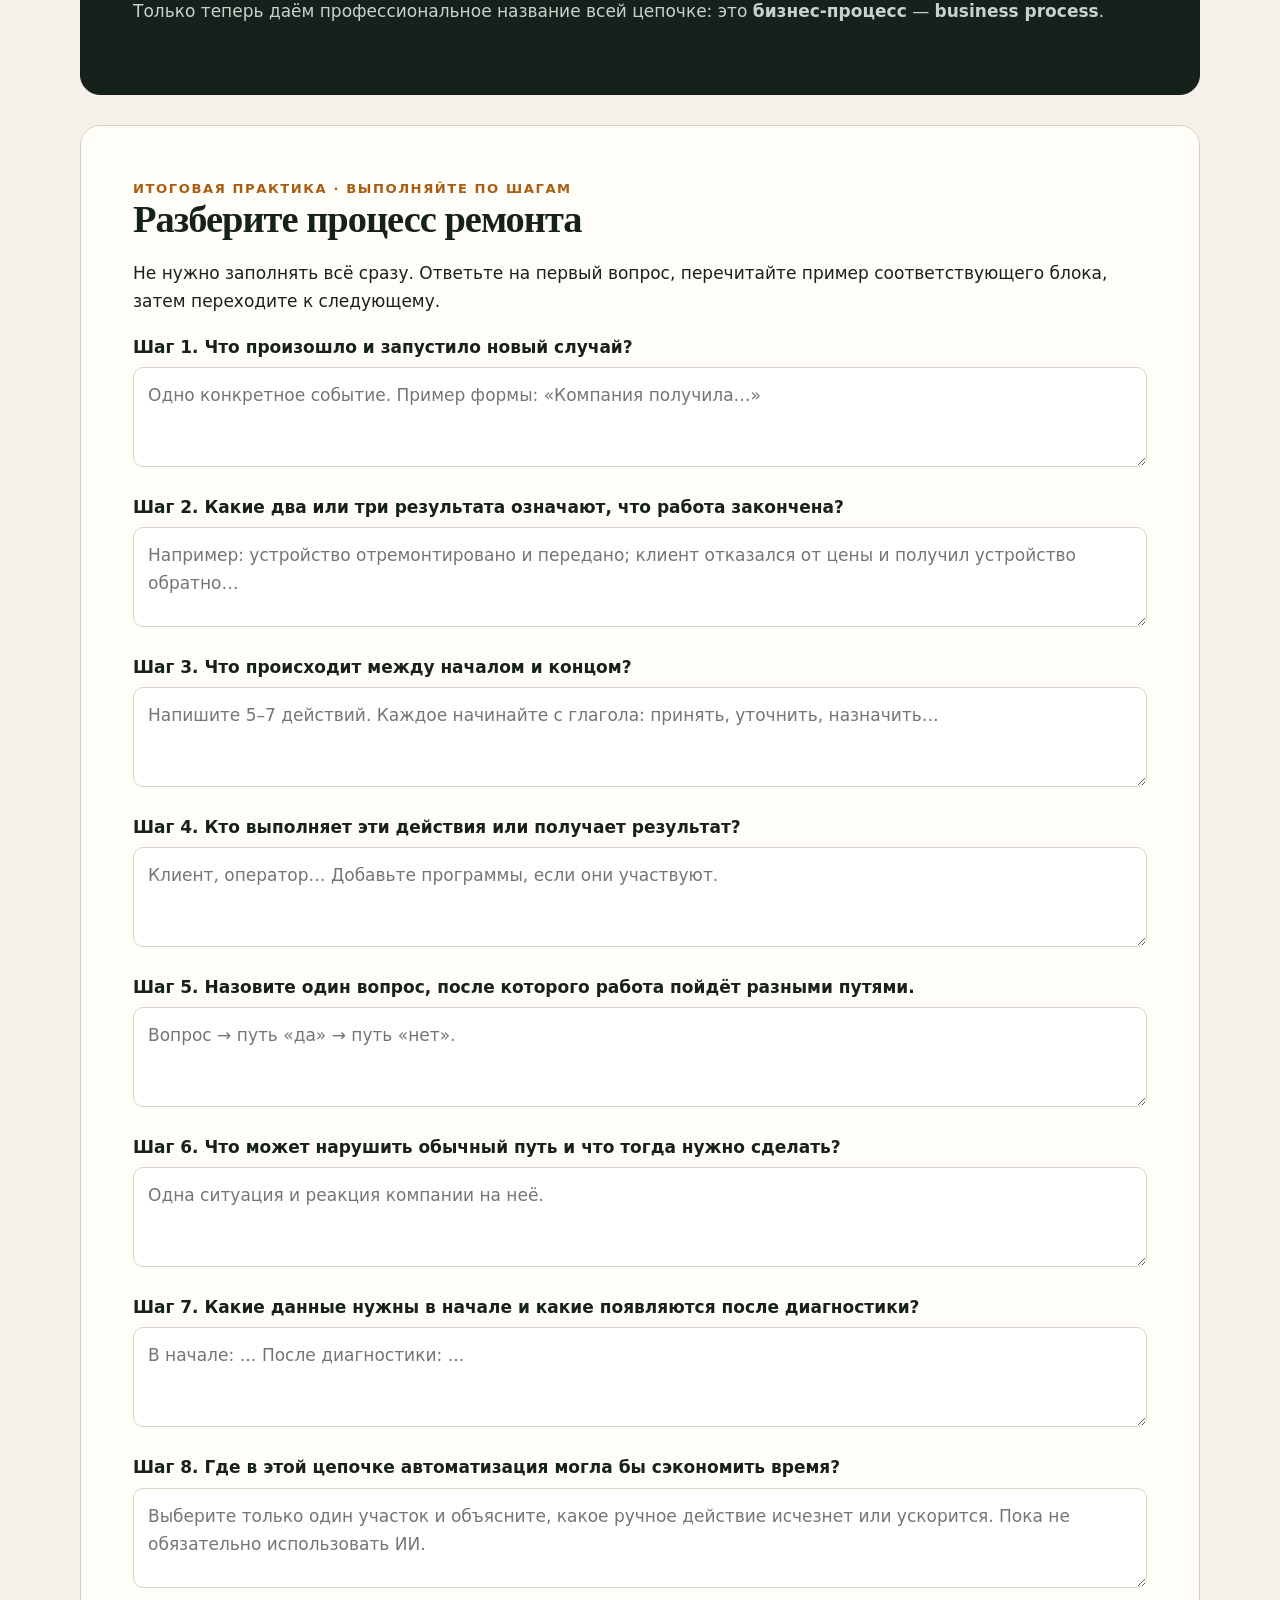
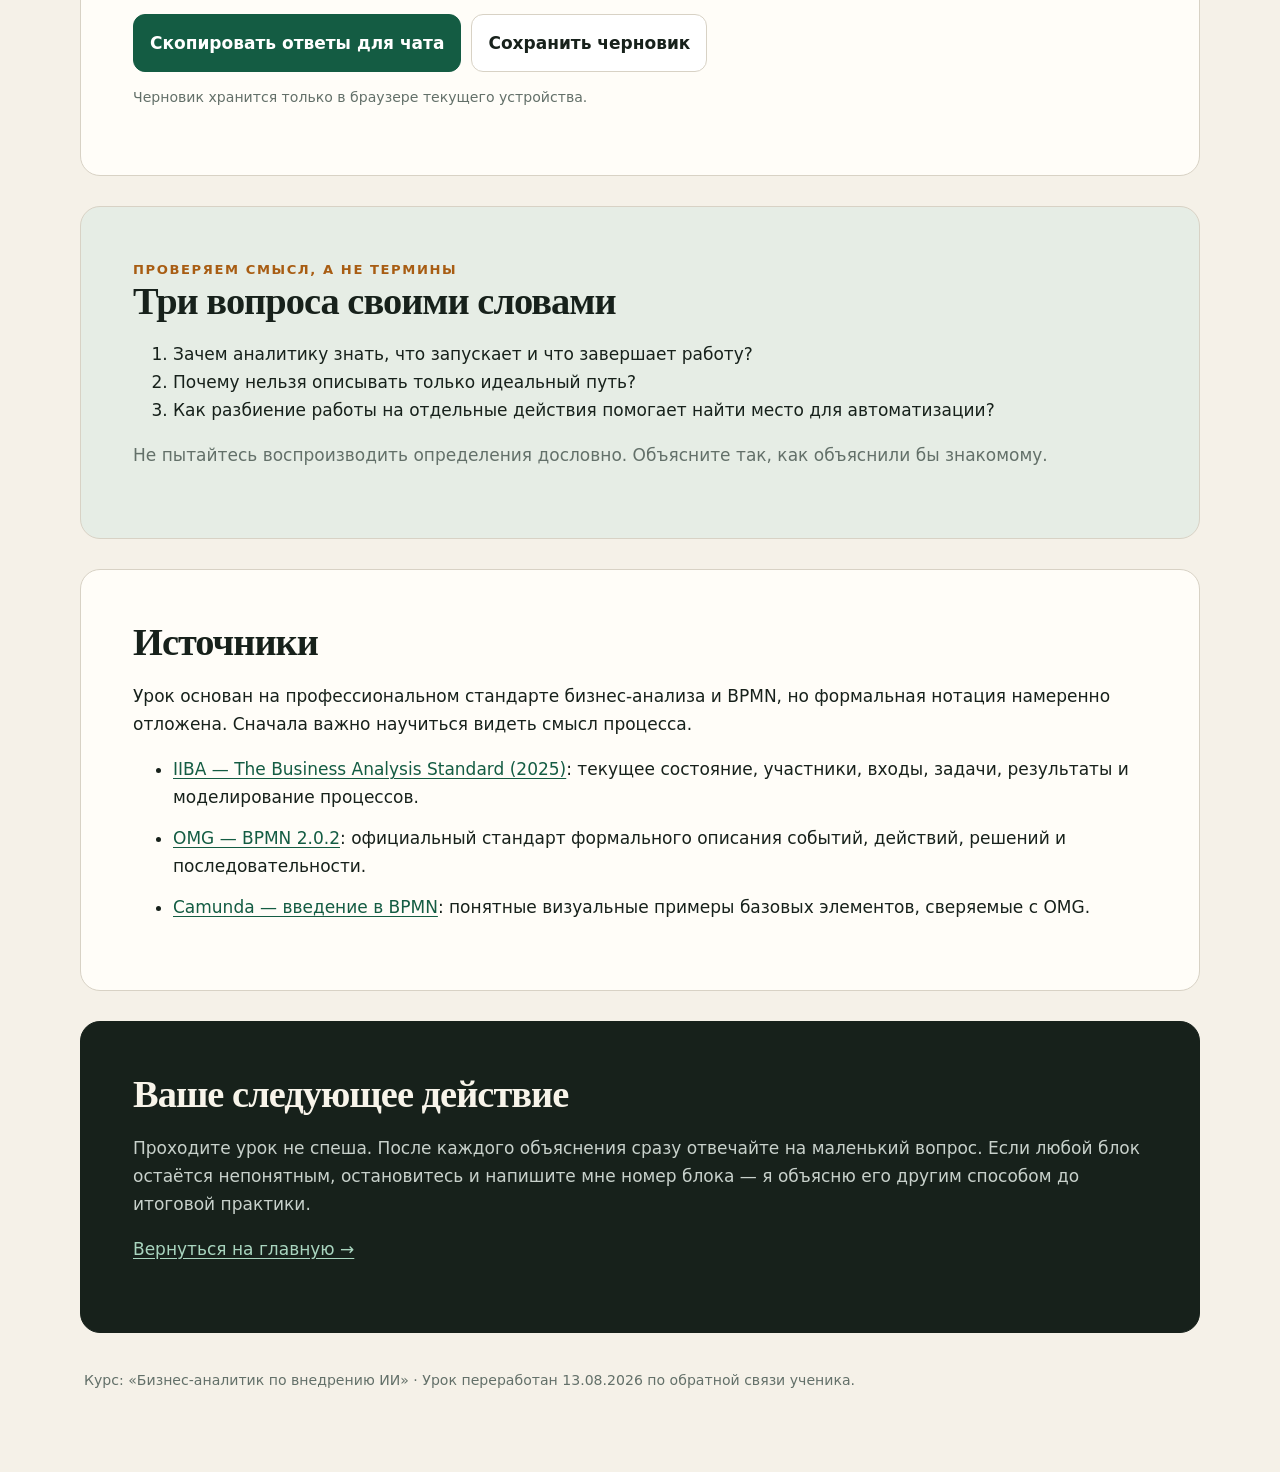
<file: lessons/0002-business-process-anatomy.html>
<!doctype html>
<html lang="ru">
<head>
  <meta charset="utf-8">
  <meta name="viewport" content="width=device-width, initial-scale=1">
  <title>Урок 0002 — Как увидеть работу компании целиком</title>
  <link rel="stylesheet" href="../assets/course.css">
  <script src="../assets/lesson.js" defer></script>
</head>
<body onload="restoreAssignment('process-workbook', 'lesson-0002-v2-draft')">
  <main class="page">
    <div class="topbar"><span>Урок 0002 · новая версия</span><span>Работа компании без сложных слов</span></div>

    <header class="hero">
      <div class="eyebrow">Зачем вам этот урок</div>
      <h1>Как понять, что именно происходит в компании</h1>
      <p class="lede">Чтобы внедрять ИИ, сначала нужно увидеть работу от появления задачи до готового результата. Иначе можно автоматизировать один удобный шаг, но не решить проблему целиком.</p>
      <div class="meta"><span class="badge"><span class="dot"></span>Подробное объяснение</span><span class="badge">4 разобранных примера</span><span class="badge">Практика после каждого блока</span></div>
    </header>

    <section class="section dark">
      <h2>Конкретная польза для вашей будущей работы</h2>
      <p>Представьте: владелец сервисного центра просит вас «поставить ИИ, чтобы всё работало быстрее». Один мастер жалуется на плохие заявки, оператор — на курьеров, а клиент — на долгое ожидание.</p>
      <p>Если сразу сделать чат-бота, он может красиво принимать заявки, но ремонт быстрее не станет: детали всё ещё заказываются поздно, мастер ждёт согласования, а клиент не понимает статус.</p>
      <p class="quote">Аналитику платят не за красивый бот. Ему платят за то, что он находит, где теряются время и деньги, а затем помогает изменить работу целиком.</p>
    </section>

    <section class="section">
      <div class="eyebrow">Блок 1 · Откуда начинается работа</div>
      <h2>Не с первого клика сотрудника, а с события</h2>
      <p>Работа компании начинается не тогда, когда сотрудник открыл программу. Она начинается, когда произошло событие, требующее реакции.</p>
      <div class="compare">
        <div class="bad"><h3>Неудачное начало</h3><p>«Оператор открывает таблицу».</p><p class="small">Это привычное действие сотрудника. Если заявок нет, настоящая работа ещё не появилась.</p></div>
        <div class="good"><h3>Хорошее начало</h3><p>«Компания получила новую заявку клиента на ремонт».</p><p class="small">Теперь понятно, почему появился новый случай, который нужно обработать.</p></div>
      </div>
      <p>Профессиональное название такого события — <strong>событие запуска</strong>, по-английски <strong>trigger</strong> или <strong>start event</strong>.</p>
      <div class="callout"><strong>Зачем это знать:</strong> так вы сможете посчитать количество новых случаев, определить очередь и понять, что должно автоматически запускать программу.</div>

      <div data-quiz>
        <h3>Практика сразу</h3>
        <p>Служба доставки рассматривает опоздавшие заказы. Что лучше считать началом одного случая?</p>
        <div class="quiz-options">
          <button onclick="checkQuiz(this,false,'Курьер может открыть приложение без нового случая. Это действие, а не причина появления работы.')">Курьер открыл приложение.</button>
          <button onclick="checkQuiz(this,true,'Верно. Возник наблюдаемый случай, на который компания должна отреагировать.')">Заказ превысил обещанное время доставки.</button>
          <button onclick="checkQuiz(this,false,'Это происходит уже после появления проблемы и является одним из действий процесса.')">Оператор позвонил клиенту.</button>
        </div>
        <div class="feedback" role="status"></div>
      </div>
    </section>

    <section class="section soft">
      <div class="eyebrow">Блок 2 · Где работа действительно заканчивается</div>
      <h2>Последнее действие — не всегда результат</h2>
      <p>Сотрудник может поставить статус «готово», но клиент ещё не получил устройство. Для компании работа завершена только тогда, когда достигнуто состояние, которое можно проверить.</p>
      <div class="grid">
        <article class="card col-6"><h3>Последнее действие</h3><p>Мастер нажал кнопку «ремонт завершён».</p><p class="muted">Сообщает, что сделал сотрудник.</p></article>
        <article class="card col-6"><h3>Результат</h3><p>Исправное устройство передано клиенту, оплата получена.</p><p class="muted">Сообщает, что изменилось для клиента и компании.</p></article>
      </div>
      <p>Профессиональные названия: <strong>результат процесса</strong>, <strong>итоговое состояние</strong>; по-английски <strong>outcome</strong> или <strong>end state</strong>.</p>
      <div class="callout"><strong>Зачем это знать:</strong> без понятного результата нельзя измерить длительность работы и отличить незавершённые случаи от завершённых.</div>

      <div data-quiz>
        <h3>Практика сразу</h3>
        <p>Компания оформляет сотруднику отпуск. Какой вариант лучше описывает завершение?</p>
        <div class="quiz-options">
          <button onclick="checkQuiz(this,false,'Отправка письма — только действие. Решение ещё может быть не принято.')">HR отправил письмо руководителю.</button>
          <button onclick="checkQuiz(this,true,'Верно. Есть проверяемый итог: отпуск либо утверждён и отражён в системе, либо сотрудник получил обоснованный отказ.')">Отпуск утверждён и записан в системе либо сотруднику сообщён отказ с причиной.</button>
          <button onclick="checkQuiz(this,false,'Открытая форма не означает, что запрос обработан.')">Сотрудник открыл форму заявления.</button>
        </div>
        <div class="feedback" role="status"></div>
      </div>
    </section>

    <section class="section">
      <div class="eyebrow">Блок 3 · Что происходит между началом и концом</div>
      <h2>Действия, люди и программы</h2>
      <p>После появления заявки разные участники делают работу. Часть выполняют люди, часть — программы. Для первого описания достаточно писать действия простыми глаголами.</p>
      <div class="process-map" aria-label="Простой процесс ремонта">
        <div class="process-node event">Получена заявка</div><div class="process-arrow">→</div>
        <div class="process-node">Уточнить неисправность</div><div class="process-arrow">→</div>
        <div class="process-node">Забрать устройство</div><div class="process-arrow">→</div>
        <div class="process-node">Провести диагностику</div><div class="process-arrow">→</div>
        <div class="process-node event">Клиент получил итог</div>
      </div>
      <p>Каждое действие называется <strong>шагом</strong>, <strong>задачей</strong> или <strong>операцией</strong>; по-английски <strong>task</strong> или <strong>activity</strong>. Тот, кто выполняет действие или получает результат, — <strong>участник</strong>: <strong>actor</strong> или <strong>stakeholder</strong>.</p>
      <div class="callout"><strong>Зачем это знать:</strong> только после разделения работы по шагам видно, где человек повторяет одно и то же, где данные переписываются вручную и где автоматизация действительно освободит время.</div>

      <div data-quiz>
        <h3>Практика сразу</h3>
        <p>Какое название шага самое понятное?</p>
        <div class="quiz-options">
          <button onclick="checkQuiz(this,false,'«Заявка» — это объект, а не действие. Непонятно, что с ней происходит.')">Заявка.</button>
          <button onclick="checkQuiz(this,true,'Верно. Глагол показывает конкретную работу, а объект — над чем она выполняется.')">Проверить полноту заявки.</button>
          <button onclick="checkQuiz(this,false,'«Работа оператора» слишком широко: внутри может быть десяток разных действий.')">Работа оператора.</button>
        </div>
        <div class="feedback" role="status"></div>
      </div>
    </section>

    <section class="section soft">
      <div class="eyebrow">Блок 4 · Почему процесс идёт разными путями</div>
      <h2>Решения и неожиданные ситуации</h2>
      <p>Настоящая работа почти никогда не идёт по одной идеальной линии. После диагностики ремонт может быть возможен или невозможен. Клиент может согласиться с ценой или отказаться.</p>
      <div class="process-map" aria-label="Решение после диагностики">
        <div class="process-node">Провести диагностику</div><div class="process-arrow">→</div>
        <div class="process-node decision"><span>Ремонт возможен?</span></div><div class="process-arrow">→</div>
        <div class="process-node">Предложить цену</div>
      </div>
      <p>Вопрос, который меняет дальнейший путь, называется <strong>решением</strong> или <strong>точкой выбора</strong>; по-английски <strong>decision</strong>, а в BPMN — <strong>gateway</strong>.</p>
      <p>Ситуация, нарушающая обычный путь, называется <strong>исключением</strong> — <strong>exception</strong>. Например, нужной детали нет. Исключение не обязательно является ошибкой: это просто отдельный путь, который тоже нужно продумать.</p>
      <div class="callout"><strong>Зачем это знать:</strong> большинство неудачных автоматизаций хорошо работает на идеальном примере и ломается на отказах, задержках и неполных данных.</div>

      <div data-quiz>
        <h3>Практика сразу</h3>
        <p>Какое из утверждений является решением, меняющим путь?</p>
        <div class="quiz-options">
          <button onclick="checkQuiz(this,false,'Это обычное действие: оно не содержит выбора между разными путями.')">Мастер записывает результаты диагностики.</button>
          <button onclick="checkQuiz(this,true,'Верно. Ответ «да» ведёт к ремонту, ответ «нет» — к возврату без ремонта или другому завершению.')">Клиент согласен с рассчитанной стоимостью?</button>
          <button onclick="checkQuiz(this,false,'Это один возможный итог, но не сам вопрос, определяющий маршрут.')">Устройство возвращено клиенту.</button>
        </div>
        <div class="feedback" role="status"></div>
      </div>
    </section>

    <section class="section">
      <div class="eyebrow">Блок 5 · Зачем нужны данные</div>
      <h2>Программа не может работать с тем, чего у неё нет</h2>
      <p>Чтобы оператор назначил мастера, ему нужны контакты клиента, тип устройства и описание неисправности. После диагностики появляются новые сведения: причина поломки, цена, срок и необходимые детали.</p>
      <div class="compare">
        <div class="good"><h3>Данные на входе</h3><p>Контакты, устройство, модель, адрес, описание неисправности.</p></div>
        <div class="good"><h3>Данные на выходе</h3><p>Результат диагностики, решение клиента, стоимость, статус ремонта.</p></div>
      </div>
      <p>Профессиональное слово — просто <strong>данные</strong> или <strong>информация</strong>: <strong>data</strong> / <strong>information</strong>.</p>
      <div class="callout"><strong>Зачем это знать:</strong> перед внедрением ИИ аналитик проверяет, существуют ли нужные данные, кто их вводит и насколько им можно доверять.</div>

      <div data-quiz>
        <h3>Практика сразу</h3>
        <p>Система должна заранее подобрать подходящего мастера. Каких данных критически не хватает, если известны только имя клиента и адрес?</p>
        <div class="quiz-options">
          <button onclick="checkQuiz(this,true,'Верно. Без типа устройства и характера проблемы нельзя надёжно подобрать нужную специализацию мастера.')">Тип устройства и описание неисправности.</button>
          <button onclick="checkQuiz(this,false,'Цвет может быть полезен для идентификации, но обычно не определяет специализацию мастера.')">Цвет устройства и любимый бренд клиента.</button>
          <button onclick="checkQuiz(this,false,'Эти сведения не помогают определить техническую специализацию исполнителя.')">Возраст клиента и источник рекламы.</button>
        </div>
        <div class="feedback" role="status"></div>
      </div>
    </section>

    <section class="section dark">
      <h2>Собираем всё вместе</h2>
      <p>Теперь у вас есть простой способ увидеть работу компании:</p>
      <div class="flow">
        <div><h3>Почему началось?</h3><p>Событие, создавшее новый случай.</p></div>
        <div><h3>Что делают?</h3><p>Люди и программы выполняют действия.</p></div>
        <div><h3>Где путь меняется?</h3><p>Решения и исключения создают ветви.</p></div>
        <div><h3>Что получилось?</h3><p>Проверяемое итоговое состояние.</p></div>
      </div>
      <p>Только теперь даём профессиональное название всей цепочке: это <strong>бизнес-процесс</strong> — <strong>business process</strong>.</p>
    </section>

    <section class="section" id="practice">
      <div class="eyebrow">Итоговая практика · выполняйте по шагам</div>
      <h2>Разберите процесс ремонта</h2>
      <p>Не нужно заполнять всё сразу. Ответьте на первый вопрос, перечитайте пример соответствующего блока, затем переходите к следующему.</p>
      <form id="process-workbook">
        <label for="trigger">Шаг 1. Что произошло и запустило новый случай?</label>
        <textarea id="trigger" data-label="Шаг 1. Событие запуска" placeholder="Одно конкретное событие. Пример формы: «Компания получила…»"></textarea>

        <label for="outcome">Шаг 2. Какие два или три результата означают, что работа закончена?</label>
        <textarea id="outcome" data-label="Шаг 2. Возможные результаты" placeholder="Например: устройство отремонтировано и передано; клиент отказался от цены и получил устройство обратно…"></textarea>

        <label for="steps">Шаг 3. Что происходит между началом и концом?</label>
        <textarea id="steps" data-label="Шаг 3. Основные действия" placeholder="Напишите 5–7 действий. Каждое начинайте с глагола: принять, уточнить, назначить…"></textarea>

        <label for="actors">Шаг 4. Кто выполняет эти действия или получает результат?</label>
        <textarea id="actors" data-label="Шаг 4. Участники" placeholder="Клиент, оператор… Добавьте программы, если они участвуют."></textarea>

        <label for="decision">Шаг 5. Назовите один вопрос, после которого работа пойдёт разными путями.</label>
        <textarea id="decision" data-label="Шаг 5. Решение" placeholder="Вопрос → путь «да» → путь «нет»."></textarea>

        <label for="exception">Шаг 6. Что может нарушить обычный путь и что тогда нужно сделать?</label>
        <textarea id="exception" data-label="Шаг 6. Исключение" placeholder="Одна ситуация и реакция компании на неё."></textarea>

        <label for="data">Шаг 7. Какие данные нужны в начале и какие появляются после диагностики?</label>
        <textarea id="data" data-label="Шаг 7. Данные" placeholder="В начале: … После диагностики: …"></textarea>

        <label for="benefit">Шаг 8. Где в этой цепочке автоматизация могла бы сэкономить время?</label>
        <textarea id="benefit" data-label="Шаг 8. Возможность автоматизации" placeholder="Выберите только один участок и объясните, какое ручное действие исчезнет или ускорится. Пока не обязательно использовать ИИ."></textarea>

        <div class="actions">
          <button class="primary" type="button" onclick="copyAssignment('process-workbook')">Скопировать ответы для чата</button>
          <button type="button" onclick="saveAssignment('process-workbook','lesson-0002-v2-draft')">Сохранить черновик</button>
        </div>
        <p class="small muted" data-status="process-workbook">Черновик хранится только в браузере текущего устройства.</p>
      </form>
    </section>

    <section class="section soft">
      <div class="eyebrow">Проверяем смысл, а не термины</div>
      <h2>Три вопроса своими словами</h2>
      <ol>
        <li>Зачем аналитику знать, что запускает и что завершает работу?</li>
        <li>Почему нельзя описывать только идеальный путь?</li>
        <li>Как разбиение работы на отдельные действия помогает найти место для автоматизации?</li>
      </ol>
      <p class="muted">Не пытайтесь воспроизводить определения дословно. Объясните так, как объяснили бы знакомому.</p>
    </section>

    <section class="section">
      <h2>Источники</h2>
      <p>Урок основан на профессиональном стандарте бизнес-анализа и BPMN, но формальная нотация намеренно отложена. Сначала важно научиться видеть смысл процесса.</p>
      <ul class="source-list">
        <li><a href="https://www.iiba.org/globalassets/business-analysis-resources/the-business-analysis-standard/files/the-business-analysis-standard.pdf">IIBA — The Business Analysis Standard (2025)</a>: текущее состояние, участники, входы, задачи, результаты и моделирование процессов.</li>
        <li><a href="https://www.omg.org/spec/BPMN/2.0.2/">OMG — BPMN 2.0.2</a>: официальный стандарт формального описания событий, действий, решений и последовательности.</li>
        <li><a href="https://camunda.com/de/bpmn/">Camunda — введение в BPMN</a>: понятные визуальные примеры базовых элементов, сверяемые с OMG.</li>
      </ul>
    </section>

    <section class="section dark">
      <h2>Ваше следующее действие</h2>
      <p>Проходите урок не спеша. После каждого объяснения сразу отвечайте на маленький вопрос. Если любой блок остаётся непонятным, остановитесь и напишите мне номер блока — я объясню его другим способом до итоговой практики.</p>
      <p><a href="../index.html" style="color:#a9d5bf">Вернуться на главную →</a></p>
    </section>

    <footer class="footer">Курс: «Бизнес-аналитик по внедрению ИИ» · Урок переработан 13.08.2026 по обратной связи ученика.</footer>
  </main>
</body>
</html>
</file>
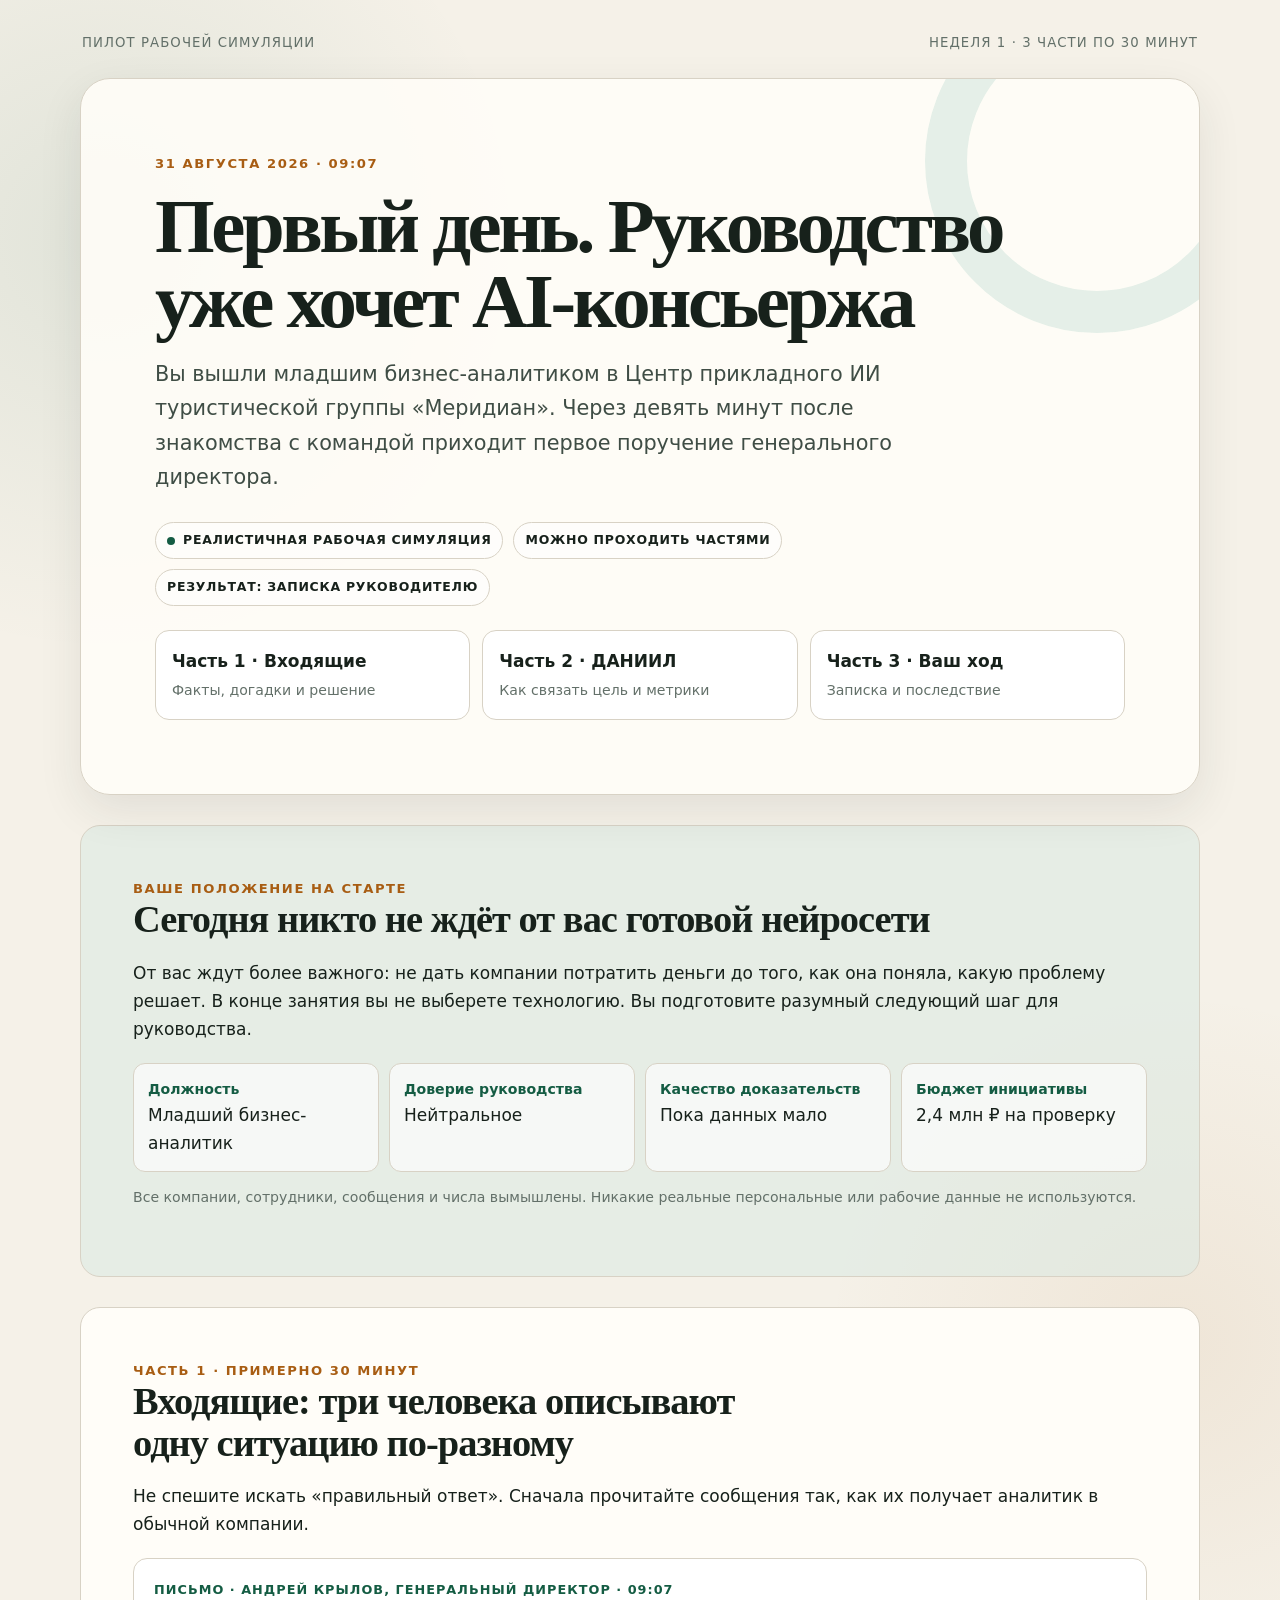
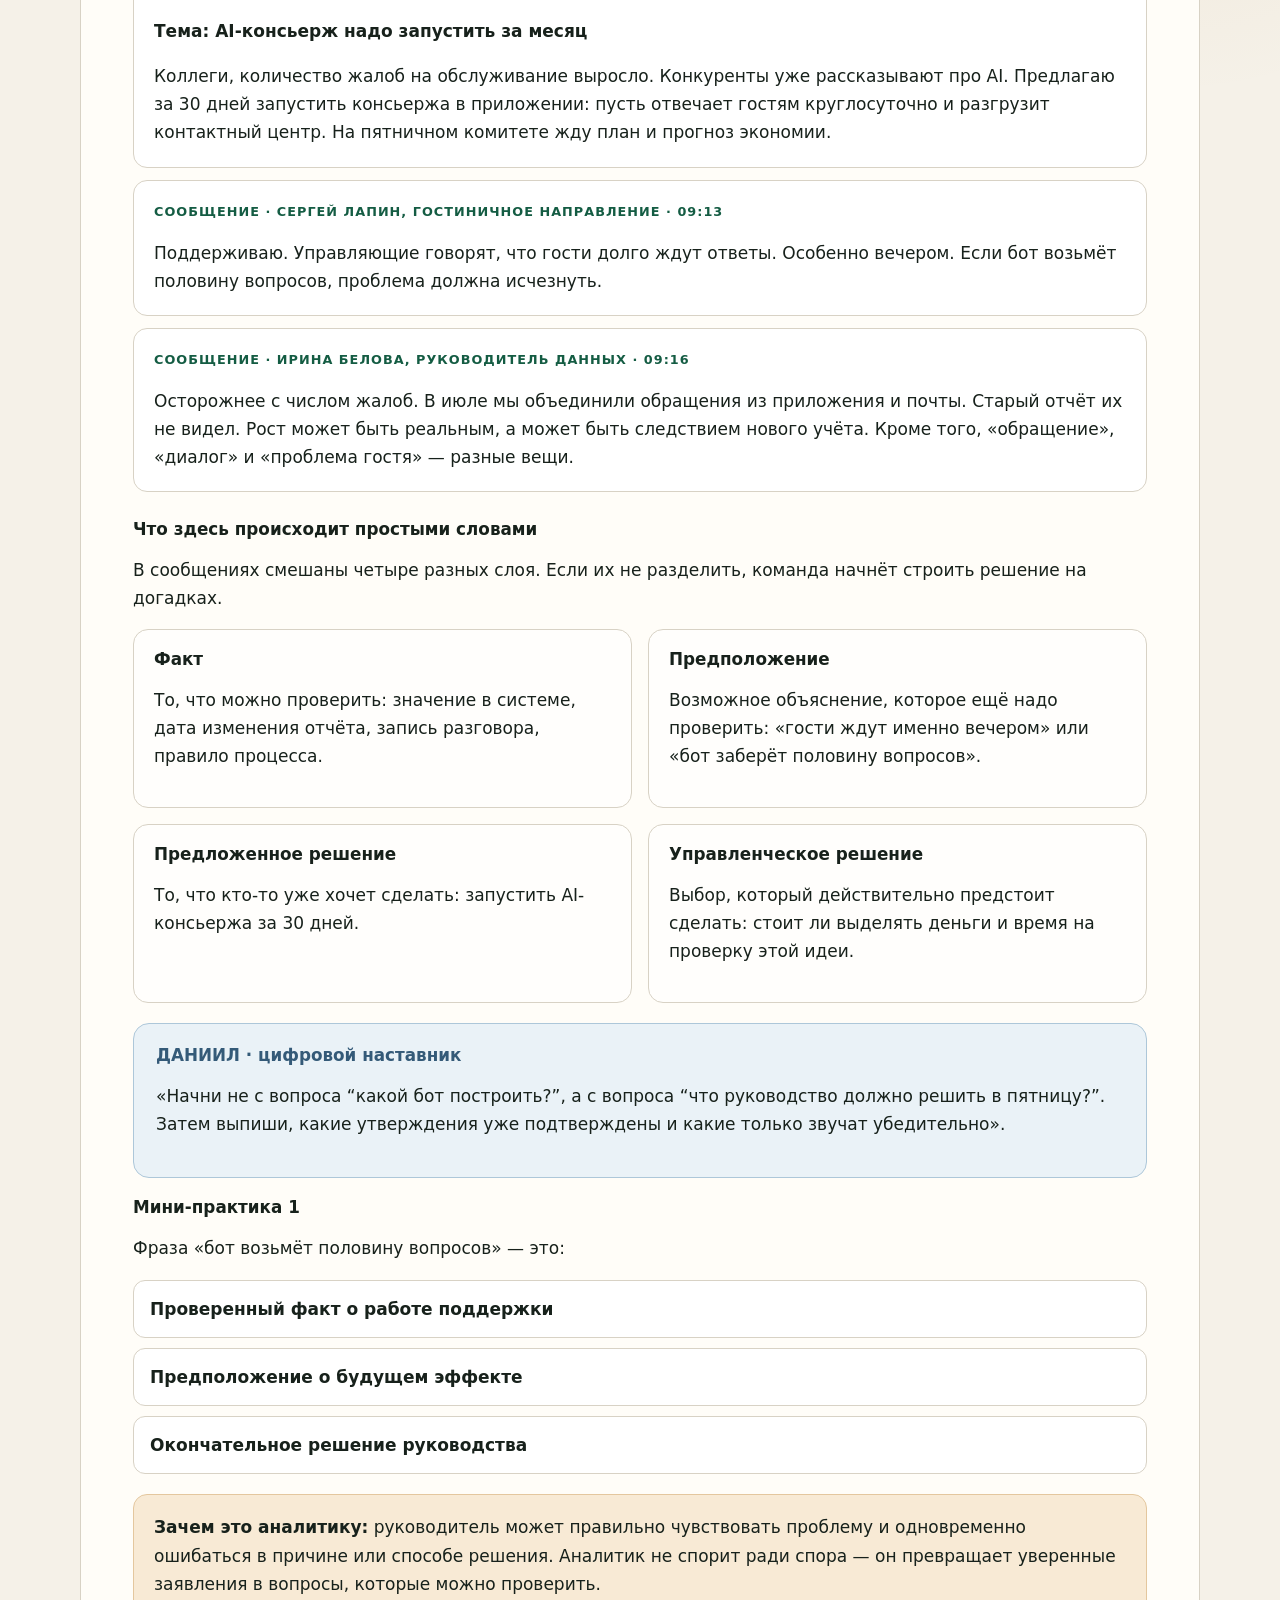
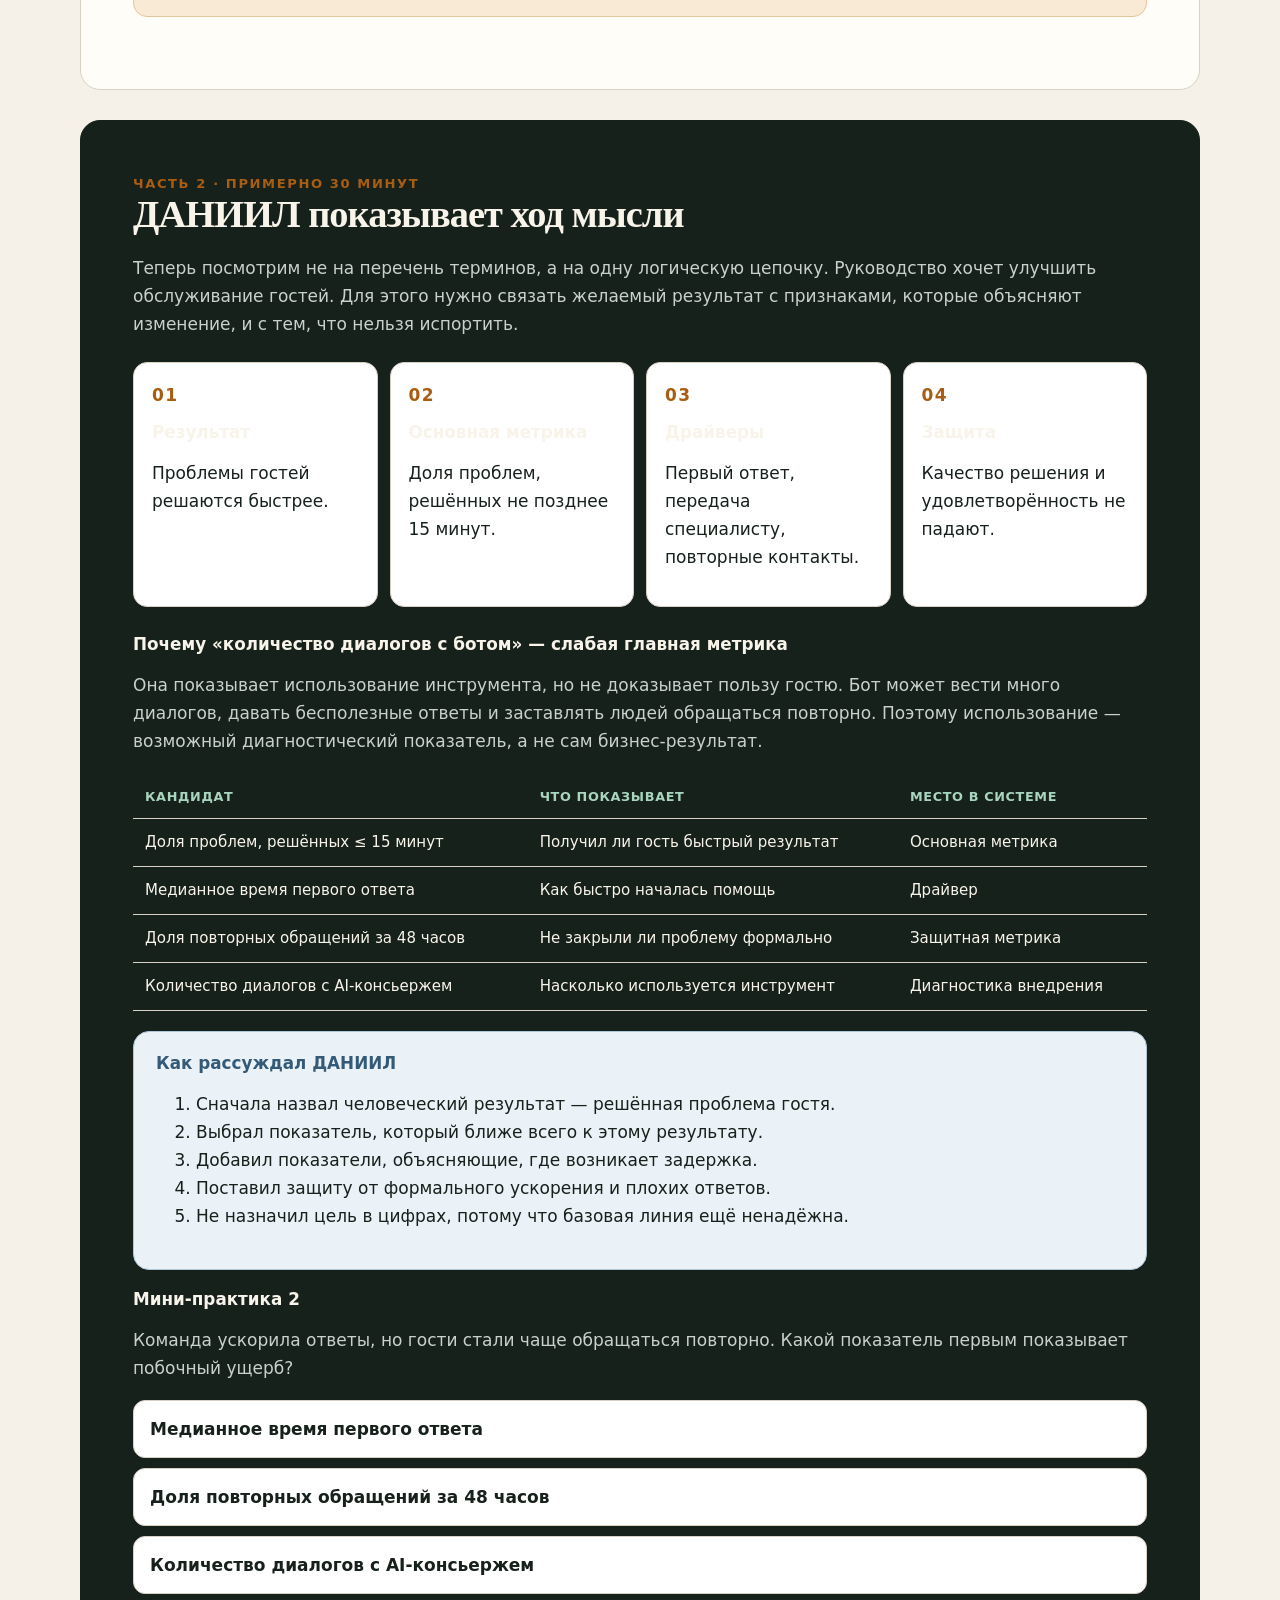
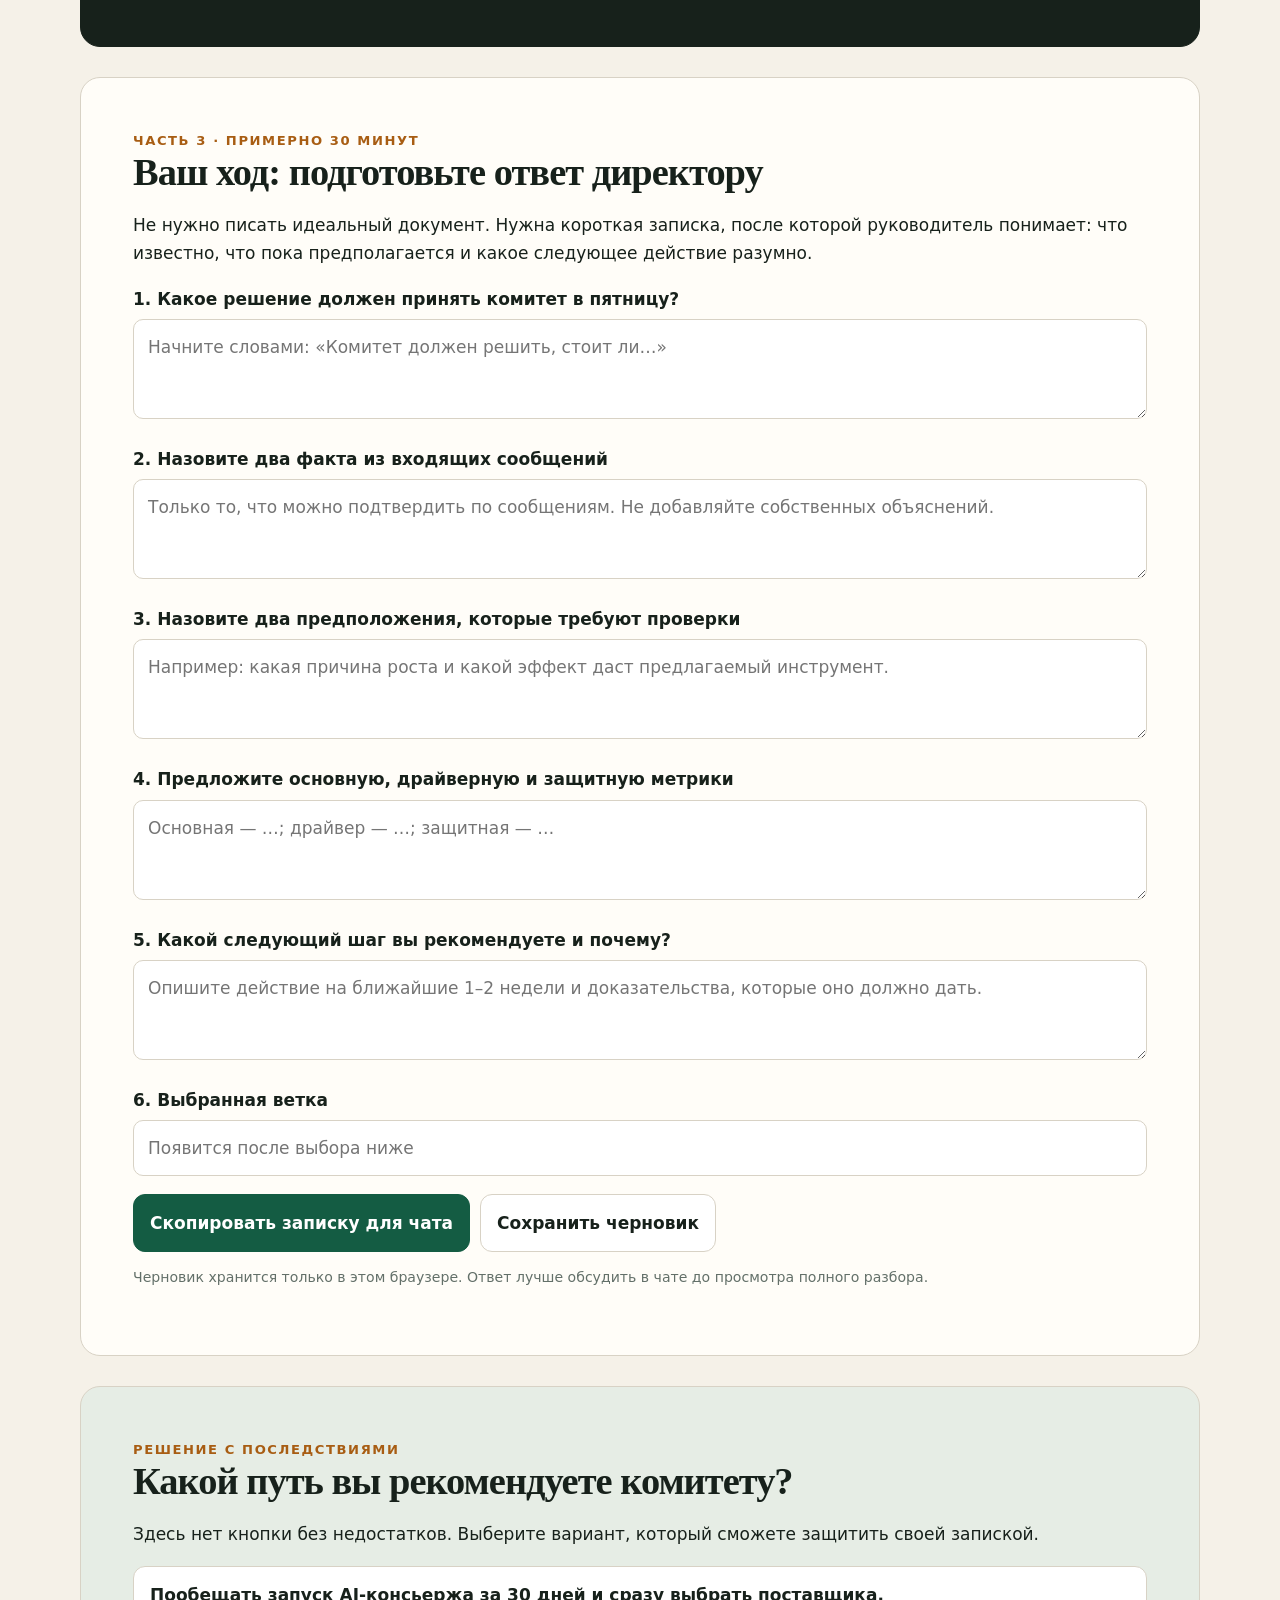
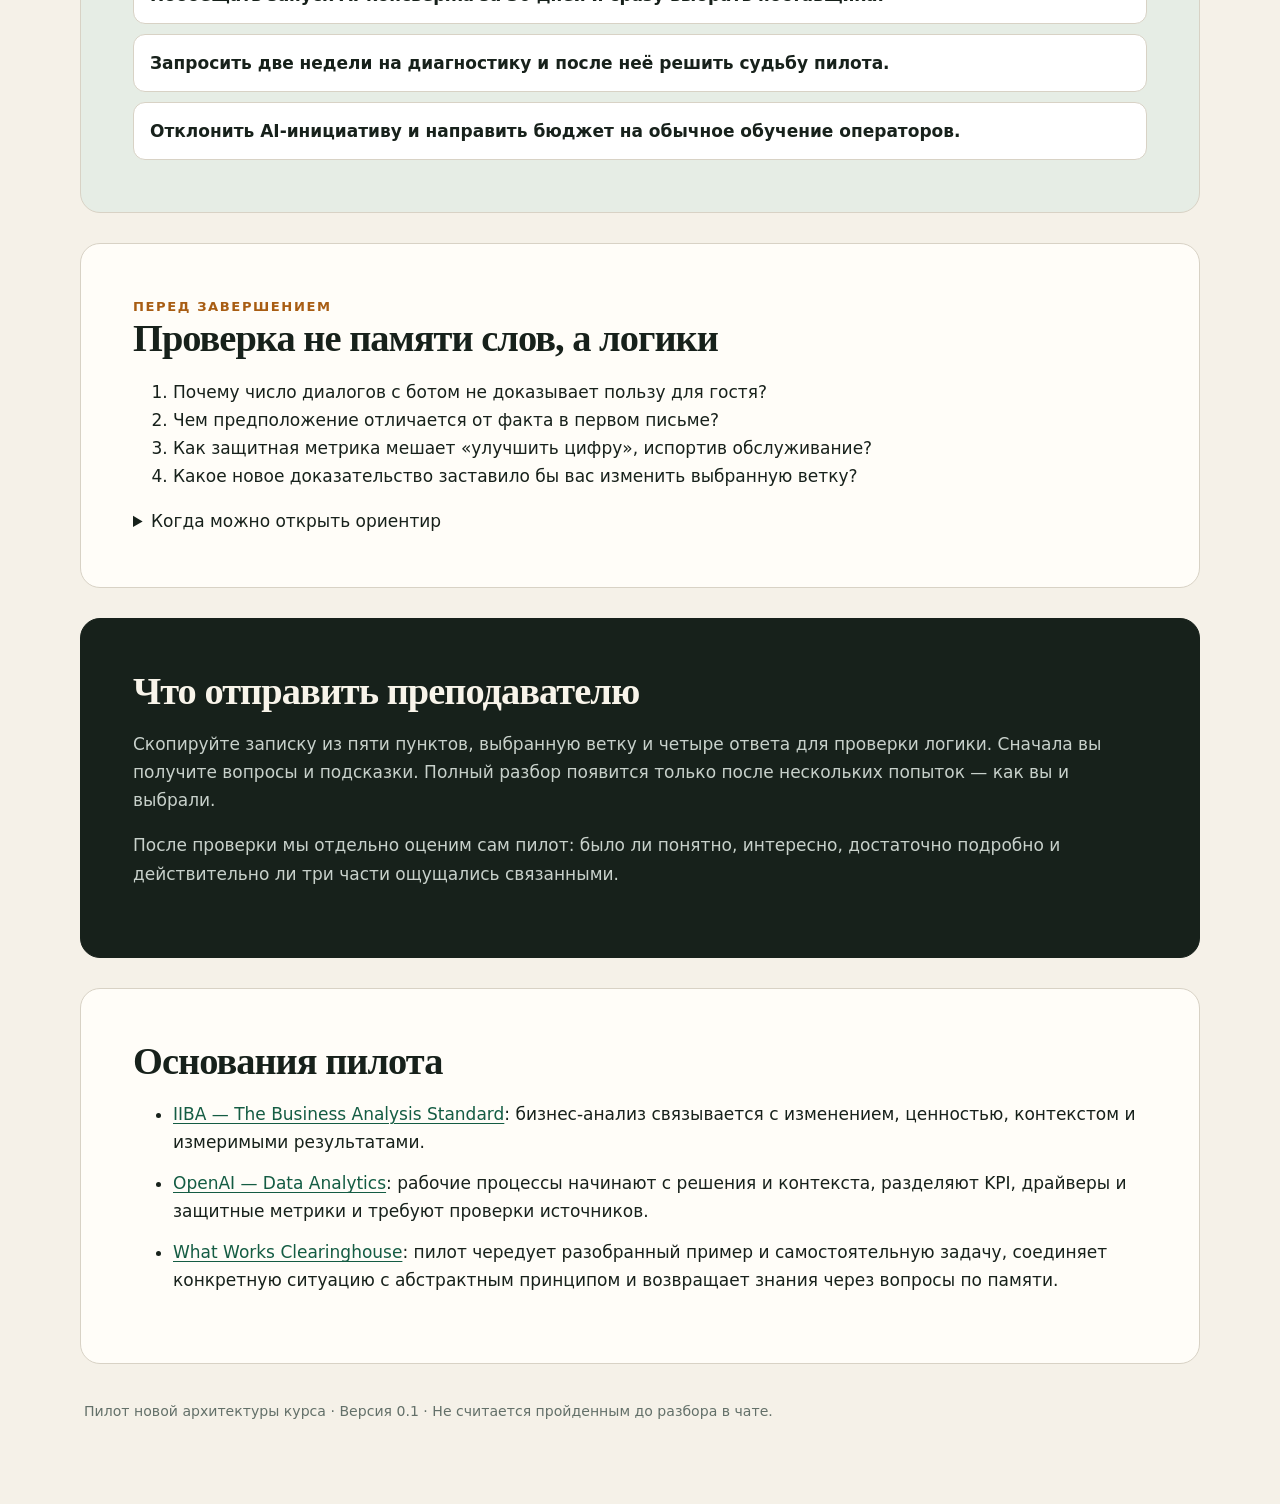
<file: lessons/pilot-0001-first-day.html>
<!doctype html>
<html lang="ru">
<head>
  <meta charset="utf-8">
  <meta name="viewport" content="width=device-width, initial-scale=1">
  <title>Пилот — Первый день в AI-отделе</title>
  <link rel="stylesheet" href="../assets/course.css">
  <script src="../assets/lesson.js" defer></script>
</head>
<body onload="restoreAssignment('first-day-brief', 'pilot-first-day-draft')">
  <main class="page">
    <div class="topbar"><span>Пилот рабочей симуляции</span><span>Неделя 1 · 3 части по 30 минут</span></div>
    <header class="hero">
      <div class="eyebrow">31 августа 2026 · 09:07</div>
      <h1>Первый день. Руководство уже хочет AI-консьержа</h1>
      <p class="lede">Вы вышли младшим бизнес-аналитиком в Центр прикладного ИИ туристической группы «Меридиан». Через девять минут после знакомства с командой приходит первое поручение генерального директора.</p>
      <div class="meta"><span class="badge"><span class="dot"></span>Реалистичная рабочая симуляция</span><span class="badge">Можно проходить частями</span><span class="badge">Результат: записка руководителю</span></div>
      <nav class="part-nav" aria-label="Части занятия">
        <a href="#part-1"><strong>Часть 1 · Входящие</strong><span>Факты, догадки и решение</span></a>
        <a href="#part-2"><strong>Часть 2 · ДАНИИЛ</strong><span>Как связать цель и метрики</span></a>
        <a href="#part-3"><strong>Часть 3 · Ваш ход</strong><span>Записка и последствие</span></a>
      </nav>
    </header>

    <section class="section soft">
      <div class="eyebrow">Ваше положение на старте</div>
      <h2>Сегодня никто не ждёт от вас готовой нейросети</h2>
      <p>От вас ждут более важного: не дать компании потратить деньги до того, как она поняла, какую проблему решает. В конце занятия вы не выберете технологию. Вы подготовите разумный следующий шаг для руководства.</p>
      <div class="status-board">
        <div class="status-item"><strong>Должность</strong>Младший бизнес-аналитик</div>
        <div class="status-item"><strong>Доверие руководства</strong>Нейтральное</div>
        <div class="status-item"><strong>Качество доказательств</strong>Пока данных мало</div>
        <div class="status-item"><strong>Бюджет инициативы</strong>2,4 млн ₽ на проверку</div>
      </div>
      <p class="small muted">Все компании, сотрудники, сообщения и числа вымышлены. Никакие реальные персональные или рабочие данные не используются.</p>
    </section>

    <section class="section" id="part-1">
      <div class="eyebrow">Часть 1 · примерно 30 минут</div>
      <h2>Входящие: три человека описывают одну ситуацию по-разному</h2>
      <p>Не спешите искать «правильный ответ». Сначала прочитайте сообщения так, как их получает аналитик в обычной компании.</p>

      <div class="inbox">
        <article class="message">
          <div class="sender">Письмо · Андрей Крылов, генеральный директор · 09:07</div>
          <p><strong>Тема: AI-консьерж надо запустить за месяц</strong></p>
          <p>Коллеги, количество жалоб на обслуживание выросло. Конкуренты уже рассказывают про AI. Предлагаю за 30 дней запустить консьержа в приложении: пусть отвечает гостям круглосуточно и разгрузит контактный центр. На пятничном комитете жду план и прогноз экономии.</p>
        </article>
        <article class="message">
          <div class="sender">Сообщение · Сергей Лапин, гостиничное направление · 09:13</div>
          <p>Поддерживаю. Управляющие говорят, что гости долго ждут ответы. Особенно вечером. Если бот возьмёт половину вопросов, проблема должна исчезнуть.</p>
        </article>
        <article class="message">
          <div class="sender">Сообщение · Ирина Белова, руководитель данных · 09:16</div>
          <p>Осторожнее с числом жалоб. В июле мы объединили обращения из приложения и почты. Старый отчёт их не видел. Рост может быть реальным, а может быть следствием нового учёта. Кроме того, «обращение», «диалог» и «проблема гостя» — разные вещи.</p>
        </article>
      </div>

      <h3 style="margin-top:28px">Что здесь происходит простыми словами</h3>
      <p>В сообщениях смешаны четыре разных слоя. Если их не разделить, команда начнёт строить решение на догадках.</p>
      <div class="grid">
        <article class="card col-6"><h3>Факт</h3><p>То, что можно проверить: значение в системе, дата изменения отчёта, запись разговора, правило процесса.</p></article>
        <article class="card col-6"><h3>Предположение</h3><p>Возможное объяснение, которое ещё надо проверить: «гости ждут именно вечером» или «бот заберёт половину вопросов».</p></article>
        <article class="card col-6"><h3>Предложенное решение</h3><p>То, что кто-то уже хочет сделать: запустить AI-консьержа за 30 дней.</p></article>
        <article class="card col-6"><h3>Управленческое решение</h3><p>Выбор, который действительно предстоит сделать: стоит ли выделять деньги и время на проверку этой идеи.</p></article>
      </div>

      <div class="mentor">
        <h3>ДАНИИЛ · цифровой наставник</h3>
        <p>«Начни не с вопроса “какой бот построить?”, а с вопроса “что руководство должно решить в пятницу?”. Затем выпиши, какие утверждения уже подтверждены и какие только звучат убедительно».</p>
      </div>

      <section data-quiz>
        <h3>Мини-практика 1</h3>
        <p>Фраза «бот возьмёт половину вопросов» — это:</p>
        <div class="quiz-options">
          <button type="button" onclick="checkQuiz(this,false,'Пока у нас нет расчёта или эксперимента, поэтому это нельзя считать проверенным фактом.')">Проверенный факт о работе поддержки</button>
          <button type="button" onclick="checkQuiz(this,true,'Верно. Это гипотеза о будущем эффекте, которую нужно проверить на составе обращений и возможностях решения.')">Предположение о будущем эффекте</button>
          <button type="button" onclick="checkQuiz(this,false,'Это не само управленческое решение, а аргумент в пользу одного из вариантов.')">Окончательное решение руководства</button>
        </div>
        <div class="feedback" role="status"></div>
      </section>

      <div class="callout">
        <strong>Зачем это аналитику:</strong> руководитель может правильно чувствовать проблему и одновременно ошибаться в причине или способе решения. Аналитик не спорит ради спора — он превращает уверенные заявления в вопросы, которые можно проверить.
      </div>
    </section>

    <section class="section dark" id="part-2">
      <div class="eyebrow">Часть 2 · примерно 30 минут</div>
      <h2>ДАНИИЛ показывает ход мысли</h2>
      <p>Теперь посмотрим не на перечень терминов, а на одну логическую цепочку. Руководство хочет улучшить обслуживание гостей. Для этого нужно связать желаемый результат с признаками, которые объясняют изменение, и с тем, что нельзя испортить.</p>

      <div class="flow">
        <div><h3>Результат</h3><p>Проблемы гостей решаются быстрее.</p></div>
        <div><h3>Основная метрика</h3><p>Доля проблем, решённых не позднее 15 минут.</p></div>
        <div><h3>Драйверы</h3><p>Первый ответ, передача специалисту, повторные контакты.</p></div>
        <div><h3>Защита</h3><p>Качество решения и удовлетворённость не падают.</p></div>
      </div>

      <h3 style="margin-top:28px">Почему «количество диалогов с ботом» — слабая главная метрика</h3>
      <p>Она показывает использование инструмента, но не доказывает пользу гостю. Бот может вести много диалогов, давать бесполезные ответы и заставлять людей обращаться повторно. Поэтому использование — возможный диагностический показатель, а не сам бизнес-результат.</p>

      <table class="data-table">
        <thead><tr><th>Кандидат</th><th>Что показывает</th><th>Место в системе</th></tr></thead>
        <tbody>
          <tr><td>Доля проблем, решённых ≤ 15 минут</td><td>Получил ли гость быстрый результат</td><td>Основная метрика</td></tr>
          <tr><td>Медианное время первого ответа</td><td>Как быстро началась помощь</td><td>Драйвер</td></tr>
          <tr><td>Доля повторных обращений за 48 часов</td><td>Не закрыли ли проблему формально</td><td>Защитная метрика</td></tr>
          <tr><td>Количество диалогов с AI-консьержем</td><td>Насколько используется инструмент</td><td>Диагностика внедрения</td></tr>
        </tbody>
      </table>

      <div class="mentor">
        <h3>Как рассуждал ДАНИИЛ</h3>
        <ol>
          <li>Сначала назвал человеческий результат — решённая проблема гостя.</li>
          <li>Выбрал показатель, который ближе всего к этому результату.</li>
          <li>Добавил показатели, объясняющие, где возникает задержка.</li>
          <li>Поставил защиту от формального ускорения и плохих ответов.</li>
          <li>Не назначил цель в цифрах, потому что базовая линия ещё ненадёжна.</li>
        </ol>
      </div>

      <section data-quiz>
        <h3>Мини-практика 2</h3>
        <p>Команда ускорила ответы, но гости стали чаще обращаться повторно. Какой показатель первым показывает побочный ущерб?</p>
        <div class="quiz-options">
          <button type="button" onclick="checkQuiz(this,false,'Этот показатель сообщает о скорости начала разговора, но не о решении проблемы.')">Медианное время первого ответа</button>
          <button type="button" onclick="checkQuiz(this,true,'Верно. Рост повторных обращений показывает, что быстрое закрытие могло не решить проблему гостя.')">Доля повторных обращений за 48 часов</button>
          <button type="button" onclick="checkQuiz(this,false,'Использование бота не показывает, была ли проблема действительно решена.')">Количество диалогов с AI-консьержем</button>
        </div>
        <div class="feedback" role="status"></div>
      </section>
    </section>

    <section class="section" id="part-3">
      <div class="eyebrow">Часть 3 · примерно 30 минут</div>
      <h2>Ваш ход: подготовьте ответ директору</h2>
      <p>Не нужно писать идеальный документ. Нужна короткая записка, после которой руководитель понимает: что известно, что пока предполагается и какое следующее действие разумно.</p>

      <form id="first-day-brief">
        <label for="decision">1. Какое решение должен принять комитет в пятницу?</label>
        <textarea id="decision" data-label="1. Решение комитета" placeholder="Начните словами: «Комитет должен решить, стоит ли…»"></textarea>

        <label for="facts">2. Назовите два факта из входящих сообщений</label>
        <textarea id="facts" data-label="2. Два факта" placeholder="Только то, что можно подтвердить по сообщениям. Не добавляйте собственных объяснений."></textarea>

        <label for="assumptions">3. Назовите два предположения, которые требуют проверки</label>
        <textarea id="assumptions" data-label="3. Два предположения" placeholder="Например: какая причина роста и какой эффект даст предлагаемый инструмент."></textarea>

        <label for="metric-system">4. Предложите основную, драйверную и защитную метрики</label>
        <textarea id="metric-system" data-label="4. Система метрик" placeholder="Основная — …; драйвер — …; защитная — …"></textarea>

        <label for="next-step">5. Какой следующий шаг вы рекомендуете и почему?</label>
        <textarea id="next-step" data-label="5. Рекомендованный следующий шаг" placeholder="Опишите действие на ближайшие 1–2 недели и доказательства, которые оно должно дать."></textarea>

        <label for="branch">6. Выбранная ветка</label>
        <input id="branch" type="text" data-label="6. Выбранная ветка" data-branch-field="pilot-first-day-branch" placeholder="Появится после выбора ниже" readonly>

        <div class="actions">
          <button class="primary" type="button" onclick="copyAssignment('first-day-brief')">Скопировать записку для чата</button>
          <button type="button" onclick="saveAssignment('first-day-brief','pilot-first-day-draft')">Сохранить черновик</button>
        </div>
        <p class="small muted" data-status="first-day-brief">Черновик хранится только в этом браузере. Ответ лучше обсудить в чате до просмотра полного разбора.</p>
      </form>
    </section>

    <section class="section soft" data-scenario>
      <div class="eyebrow">Решение с последствиями</div>
      <h2>Какой путь вы рекомендуете комитету?</h2>
      <p>Здесь нет кнопки без недостатков. Выберите вариант, который сможете защитить своей запиской.</p>
      <div class="quiz-options">
        <button type="button" onclick="chooseScenario(this,'Запуск AI-консьержа за 30 дней','<strong>Последствие:</strong> директор доволен скоростью, и 1,8 млн ₽ сразу резервируются под поставщика. ИТ и данные требуют срочной проверки. На второй неделе вы получите конфликтующие отчёты уже под давлением срока.','pilot-first-day-branch')">Пообещать запуск AI-консьержа за 30 дней и сразу выбрать поставщика.</button>
        <button type="button" onclick="chooseScenario(this,'Двухнедельная диагностика','<strong>Последствие:</strong> комитет сохраняет весь бюджет и даёт две недели на проверку состава обращений, базовой линии и вариантов решения. Вы получаете доступ к трём противоречащим друг другу отчётам.','pilot-first-day-branch')">Запросить две недели на диагностику и после неё решить судьбу пилота.</button>
        <button type="button" onclick="chooseScenario(this,'Отказ от AI-инициативы','<strong>Последствие:</strong> бюджет сохранён, но директор просит доказать, почему компания должна отказаться даже от проверки возможности. На второй неделе придётся сравнить стоимость бездействия и стоимость диагностики.','pilot-first-day-branch')">Отклонить AI-инициативу и направить бюджет на обычное обучение операторов.</button>
      </div>
      <div class="consequence" role="status"></div>
    </section>

    <section class="section">
      <div class="eyebrow">Перед завершением</div>
      <h2>Проверка не памяти слов, а логики</h2>
      <ol>
        <li>Почему число диалогов с ботом не доказывает пользу для гостя?</li>
        <li>Чем предположение отличается от факта в первом письме?</li>
        <li>Как защитная метрика мешает «улучшить цифру», испортив обслуживание?</li>
        <li>Какое новое доказательство заставило бы вас изменить выбранную ветку?</li>
      </ol>
      <details>
        <summary>Когда можно открыть ориентир</summary>
        <p>Сначала ответьте своими словами. Хороший ответ связывает метрику с реальным результатом гостя, требует проверяемого источника, видит риск формального ускорения и допускает изменение решения после новых данных.</p>
      </details>
    </section>

    <section class="section dark">
      <h2>Что отправить преподавателю</h2>
      <p>Скопируйте записку из пяти пунктов, выбранную ветку и четыре ответа для проверки логики. Сначала вы получите вопросы и подсказки. Полный разбор появится только после нескольких попыток — как вы и выбрали.</p>
      <p>После проверки мы отдельно оценим сам пилот: было ли понятно, интересно, достаточно подробно и действительно ли три части ощущались связанными.</p>
    </section>

    <section class="section">
      <h2>Основания пилота</h2>
      <ul class="source-list">
        <li><a href="https://www.iiba.org/career-resources/a-business-analysis-professionals-foundation-for-success/the-foundation-for-effective-business-analysis/">IIBA — The Business Analysis Standard</a>: бизнес-анализ связывается с изменением, ценностью, контекстом и измеримыми результатами.</li>
        <li><a href="https://github.com/openai/role-specific-plugins/tree/main/plugins/data-analytics">OpenAI — Data Analytics</a>: рабочие процессы начинают с решения и контекста, разделяют KPI, драйверы и защитные метрики и требуют проверки источников.</li>
        <li><a href="https://ies.ed.gov/ncee/wwc/PracticeGuide/1">What Works Clearinghouse</a>: пилот чередует разобранный пример и самостоятельную задачу, соединяет конкретную ситуацию с абстрактным принципом и возвращает знания через вопросы по памяти.</li>
      </ul>
    </section>

    <footer class="footer">Пилот новой архитектуры курса · Версия 0.1 · Не считается пройденным до разбора в чате.</footer>
  </main>
</body>
</html>
</file>
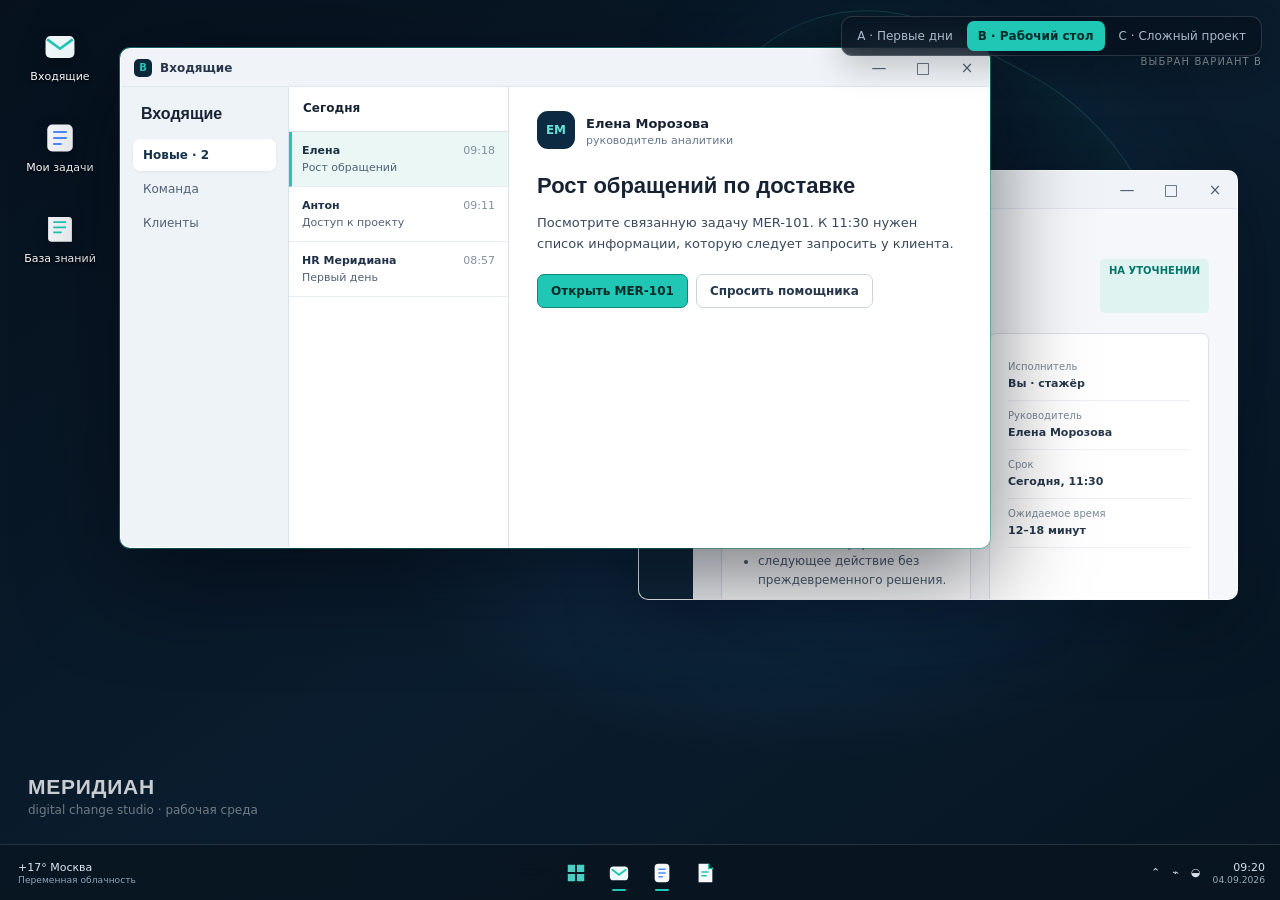
<file: prototypes/interface-directions-v1.html>
<!doctype html>
<html lang="ru">
<head>
  <meta charset="utf-8">
  <meta name="viewport" content="width=device-width, initial-scale=1">
  <title>Меридиан — рабочий компьютер аналитика</title>
  <style>
    :root{--night:#06111d;--deep:#0d2438;--paper:#f7f9fc;--white:#fff;--ink:#172233;--muted:#68778b;--line:#d9e1eb;--teal:#20c7b5;--teal-dark:#087f76;--blue:#4d8dff;--amber:#e4a84d;--shadow:0 24px 70px rgba(0,8,18,.38);--ui:"Segoe UI Variable","Segoe UI",system-ui,sans-serif;--display:Bahnschrift,"Arial Narrow",sans-serif;--mono:Consolas,monospace}
    *{box-sizing:border-box}html,body{width:100%;height:100%;margin:0;overflow:hidden;font-family:var(--ui);background:var(--night);color:var(--ink)}button{font:inherit}button:focus-visible,[tabindex]:focus-visible{outline:3px solid rgba(32,199,181,.62);outline-offset:2px}
    .desktop{position:relative;width:100%;height:100%;overflow:hidden;background:radial-gradient(ellipse at 72% 42%,rgba(37,198,181,.18),transparent 24%),radial-gradient(ellipse at 63% 55%,rgba(43,105,169,.32),transparent 38%),linear-gradient(145deg,#06111d 0%,#0a1d2e 55%,#071521 100%)}
    .desktop:before{content:"";position:absolute;width:42vw;height:42vw;min-width:420px;min-height:420px;right:8vw;top:5vh;border:1px solid rgba(91,227,213,.19);border-radius:38% 62% 58% 42%;transform:rotate(28deg);box-shadow:inset 0 0 100px rgba(32,199,181,.07),0 0 120px rgba(40,125,176,.1);pointer-events:none}.desktop:after{content:"М";position:absolute;right:17vw;top:15vh;font:700 min(27vw,390px)/1 var(--display);color:rgba(255,255,255,.025);pointer-events:none}
    .wallpaper-label{position:absolute;left:28px;bottom:82px;color:rgba(255,255,255,.78);z-index:1}.wallpaper-label strong{display:block;font:600 21px/1.2 var(--display);letter-spacing:.035em}.wallpaper-label span{font-size:12px;color:rgba(255,255,255,.42)}
    .mode-picker{position:absolute;right:18px;top:16px;z-index:999;display:flex;gap:3px;padding:4px;background:rgba(6,17,29,.7);border:1px solid rgba(255,255,255,.14);border-radius:11px;backdrop-filter:blur(18px);box-shadow:0 12px 32px rgba(0,0,0,.2)}.mode-picker button{height:30px;padding:0 11px;border:0;border-radius:7px;color:#a9bacb;background:transparent;font-size:12px;cursor:pointer}.mode-picker button:hover{color:white;background:rgba(255,255,255,.08)}.mode-picker button[aria-selected=true]{color:#032b29;background:var(--teal);font-weight:700}.mode-label{position:absolute;right:18px;top:56px;z-index:998;color:rgba(255,255,255,.5);font-size:10px;text-transform:uppercase;letter-spacing:.11em}
    .view{display:none;position:absolute;inset:0 0 56px}.view.active{display:block}.shortcuts{position:absolute;top:22px;left:18px;display:grid;gap:9px;z-index:3}.shortcut{width:84px;min-height:82px;border:1px solid transparent;border-radius:8px;background:transparent;color:white;display:flex;flex-direction:column;align-items:center;gap:6px;padding:7px 3px;cursor:pointer;text-shadow:0 1px 3px #000}.shortcut:hover{background:rgba(255,255,255,.09);border-color:rgba(255,255,255,.13)}.shortcut svg{width:34px;height:34px;filter:drop-shadow(0 5px 7px rgba(0,0,0,.25))}.shortcut span{font-size:11px;line-height:1.2;text-align:center}
    .window{position:absolute;background:rgba(248,250,253,.98);border:1px solid rgba(255,255,255,.74);border-radius:10px;box-shadow:var(--shadow);overflow:hidden;z-index:10;min-width:320px;min-height:180px;transition:box-shadow .16s,opacity .16s,transform .16s}.window.selected{z-index:30;box-shadow:0 30px 95px rgba(0,6,15,.55),0 0 0 1px rgba(32,199,181,.5)}.window.minimized{opacity:0;transform:translateY(35px) scale(.93);pointer-events:none}.titlebar{height:38px;padding-left:13px;background:#f0f4f8;border-bottom:1px solid #dfe6ee;display:flex;align-items:center;justify-content:space-between;cursor:move;user-select:none}.app-title{display:flex;align-items:center;gap:8px;font-size:12px;font-weight:650;color:#27364a}.mini-icon{width:18px;height:18px;border-radius:5px;background:#0e263a;color:var(--teal);display:grid;place-items:center;font-size:10px;font-weight:800}.controls{align-self:stretch;display:flex}.controls button{width:44px;border:0;background:transparent;color:#526176;cursor:pointer;font-size:15px}.controls button:hover{background:#dfe6ee}.controls .close:hover{background:#c94c55;color:white}.window-content{height:calc(100% - 38px);overflow:auto;background:var(--paper)}
    .mail-layout{height:100%;display:grid;grid-template-columns:168px 220px 1fr}.mail-nav{padding:18px 12px;background:#eef3f7;border-right:1px solid var(--line)}.mail-nav h3{font:650 16px var(--display);margin:0 8px 16px}.nav-item{padding:9px 10px;margin:2px 0;border-radius:7px;font-size:12px;color:#526176}.nav-item.active{background:white;color:#17334c;font-weight:650;box-shadow:0 1px 3px rgba(0,0,0,.06)}.mail-list{background:white;border-right:1px solid var(--line);overflow:hidden}.list-head{height:45px;padding:14px;font-size:12px;font-weight:700;border-bottom:1px solid var(--line)}.mail-row{padding:12px 13px;border-bottom:1px solid #e8edf3;font-size:11px;color:#526176}.mail-row.active{background:#eaf7f5;border-left:3px solid var(--teal);padding-left:10px}.mail-row b{display:block;color:#203147;margin-bottom:4px}.mail-row time{float:right;color:#8290a1}
    .message{padding:24px 28px;background:white}.person{display:flex;gap:11px;align-items:center}.avatar{width:38px;height:38px;border-radius:11px;display:grid;place-items:center;background:#0c2b42;color:#68e1d5;font-weight:750;font-size:12px}.person b{font-size:13px}.person small{display:block;color:var(--muted);font-size:11px;margin-top:2px}.message h2{font:650 22px/1.2 var(--display);margin:24px 0 12px}.message p{font-size:13px;line-height:1.62;color:#39495c;max-width:640px}.actions{display:flex;gap:8px;margin-top:20px}.primary,.secondary{border-radius:7px;padding:9px 13px;font-size:12px;font-weight:650;cursor:pointer}.primary{border:1px solid #0c877c;color:#052b28;background:var(--teal)}.primary:hover{background:#42d4c5}.secondary{border:1px solid #cbd5df;color:#26374b;background:white}.secondary:hover{background:#f0f4f7}
    .learn-shell{height:100%;display:grid;grid-template-columns:210px 1fr}.learn-nav{background:#0c2133;color:white;padding:20px 16px}.learn-nav .brand{font:650 18px var(--display);margin-bottom:24px}.lesson-progress{font:11px var(--mono);color:#77ded4;margin-bottom:7px}.progress{height:4px;background:rgba(255,255,255,.13);border-radius:9px;overflow:hidden}.progress i{display:block;width:12%;height:100%;background:var(--teal)}.steps{margin-top:25px}.step{display:grid;grid-template-columns:22px 1fr;gap:8px;color:#91a3b4;font-size:11px;padding:10px 0}.step i{width:19px;height:19px;border:1px solid #516779;border-radius:50%;display:grid;place-items:center;font:9px var(--mono);font-style:normal}.step.active{color:white}.step.active i{background:var(--teal);border-color:var(--teal);color:#052a27}.learn-content{background:white;padding:34px 42px;overflow:auto}.eyebrow{font:700 10px var(--mono);color:var(--teal-dark);text-transform:uppercase;letter-spacing:.1em}.learn-content h1{font:650 29px/1.15 var(--display);margin:9px 0 8px}.lead{font-size:15px;line-height:1.55;color:#506075;max-width:720px}.why{margin:24px 0;padding:17px 18px;border-left:3px solid var(--teal);background:#edf8f6}.why b{display:block;font-size:13px;margin-bottom:5px}.why p{margin:0;font-size:12px;line-height:1.55;color:#48596b}.theory h2{font:650 19px var(--display);margin:24px 0 7px}.theory p{font-size:13px;line-height:1.65;color:#39495c}
    .task-shell{height:100%;display:grid;grid-template-columns:54px 1fr}.task-rail{background:#10273a;display:flex;flex-direction:column;align-items:center;padding-top:12px;gap:9px}.rail-dot{width:30px;height:30px;border:0;border-radius:7px;background:transparent;color:#94aabe;cursor:pointer}.rail-dot.active{background:rgba(32,199,181,.17);color:var(--teal)}.ticket{padding:24px 28px;background:#f5f7fa;overflow:auto}.crumb{font-size:11px;color:#718095}.ticket-head{display:flex;justify-content:space-between;gap:18px;margin:13px 0 20px}.ticket h1{font:650 23px var(--display);margin:0}.status{padding:6px 9px;border-radius:5px;background:#dff4f1;color:#08756d;font-size:10px;font-weight:750;white-space:nowrap}.ticket-grid{display:grid;grid-template-columns:1fr 220px;gap:18px}.ticket-card{border:1px solid var(--line);border-radius:7px;background:white;padding:18px}.ticket-card h3{margin:0 0 9px;font-size:13px}.ticket-card p,.ticket-card li{font-size:12px;color:#4e5d6f;line-height:1.55}.ticket-card ul{padding-left:18px}.meta-row{padding:9px 0;border-bottom:1px solid #edf0f4}.meta-row span{display:block;color:#7a8796;font-size:10px}.meta-row b{font-size:11px;color:#27384c}
    .evidence-shell{height:100%;display:grid;grid-template-columns:204px 1fr 230px;background:#edf2f6}.timeline{background:#102536;color:white;padding:18px 14px}.timeline h3,.evidence-side h3{font:650 14px var(--display);margin:0 0 18px}.event{position:relative;display:grid;grid-template-columns:38px 1fr;gap:7px;padding:0 0 19px;font-size:10px;color:#93a9b9}.event:after{content:"";position:absolute;left:25px;top:16px;height:calc(100% - 8px);width:1px;background:#355064}.event:last-child:after{display:none}.event time{font:9px var(--mono)}.event b{display:block;color:white;font-size:11px;margin-bottom:3px}.event.now time{color:var(--teal)}.evidence-main{padding:22px;overflow:auto}.board-head{display:flex;align-items:center;justify-content:space-between;margin-bottom:14px}.board-head h2{font:650 19px var(--display);margin:0}.evidence-grid{display:grid;grid-template-columns:repeat(2,minmax(0,1fr));gap:11px}.e-card{min-height:116px;padding:15px;background:white;border:1px solid var(--line);border-radius:7px}.e-card.wide{grid-column:1/-1}.e-card strong{font-size:12px}.e-card p{font-size:11px;line-height:1.52;color:#536274}.source{font:9px var(--mono);color:#7c8a99;margin-top:12px}.evidence-side{background:white;border-left:1px solid var(--line);padding:18px 15px}.proof{padding:10px 11px;border:1px solid var(--line);border-left:3px solid var(--teal);border-radius:5px;margin-bottom:9px}.proof.unknown{border-left-color:var(--amber)}.proof.hypothesis{border-left-color:#8494a5}.proof b{font-size:10px}.proof p{font-size:10px;line-height:1.4;margin:4px 0 0;color:#59687a}
    .guide-mail{left:118px;top:70px;width:min(890px,calc(100vw - 360px));height:min(610px,calc(100vh - 170px))}.guide-learn{right:30px;top:118px;width:390px;height:470px}.free-mail{left:120px;top:48px;width:min(870px,68vw);height:500px}.free-task{right:42px;top:170px;width:600px;height:430px}.ops-board{left:105px;right:26px;top:66px;bottom:26px;width:auto;height:auto}
    .taskbar{position:absolute;z-index:1000;left:0;right:0;bottom:0;height:56px;display:grid;grid-template-columns:1fr auto 1fr;align-items:center;background:rgba(9,21,33,.86);border-top:1px solid rgba(255,255,255,.12);backdrop-filter:blur(24px)}.weather{padding-left:18px;color:#dce7ef;font-size:11px}.weather small{display:block;color:#8fa4b6}.task-apps{display:flex;align-items:center;gap:4px}.task-app{position:relative;width:39px;height:39px;border:0;border-radius:8px;color:white;background:transparent;display:grid;place-items:center;cursor:pointer}.task-app:hover{background:rgba(255,255,255,.1)}.task-app.open:after{content:"";position:absolute;bottom:1px;width:14px;height:2px;border-radius:2px;background:var(--teal)}.task-app svg{width:22px;height:22px}.tray{justify-self:end;padding-right:15px;display:flex;gap:12px;align-items:center;color:#d6e1e9;font-size:11px}.clock{text-align:right}.clock small{display:block;color:#9aabba}
    .start-menu{position:absolute;z-index:1100;left:50%;bottom:64px;transform:translateX(-50%);width:510px;height:390px;border:1px solid rgba(255,255,255,.16);border-radius:12px;background:rgba(21,37,52,.96);box-shadow:0 30px 90px rgba(0,0,0,.5);backdrop-filter:blur(28px);padding:24px;color:white;display:none}.start-menu.open{display:block}.start-menu h3{font:650 16px var(--display);margin:0 0 16px}.start-grid{display:grid;grid-template-columns:repeat(5,1fr);gap:14px}.start-item{border:0;background:transparent;color:#dfe8ee;border-radius:7px;padding:8px 3px;font-size:10px;cursor:pointer}.start-item:hover{background:rgba(255,255,255,.08)}.start-item b{display:grid;place-items:center;margin:auto auto 6px;width:34px;height:34px;border-radius:8px;background:#f1f5f8;color:#113149;font-size:16px}.start-tip{margin-top:24px;padding:14px;border-radius:8px;background:rgba(255,255,255,.06);font-size:11px;color:#aebdca}.start-tip strong{display:block;color:white;margin-bottom:4px}.toast{position:absolute;z-index:1200;right:17px;bottom:69px;width:320px;padding:14px 16px;border:1px solid rgba(255,255,255,.14);border-radius:9px;background:rgba(15,32,46,.96);box-shadow:0 18px 50px rgba(0,0,0,.35);color:white;opacity:0;transform:translateY(12px);pointer-events:none;transition:.2s}.toast.show{opacity:1;transform:none}.toast b{font-size:12px}.toast p{font-size:11px;color:#aabac7;margin:5px 0 0;line-height:1.4}
    @media(max-width:980px){.mode-label{display:none}.guide-mail{left:102px;width:calc(100vw - 130px)}.guide-learn{display:none}.free-mail{left:105px;width:calc(100vw - 130px)}.free-task{left:150px;right:auto;width:calc(100vw - 180px)}.evidence-shell{grid-template-columns:165px 1fr}.evidence-side{display:none}}
    @media(max-width:680px){.mode-picker{left:8px;right:8px;top:8px;justify-content:center}.mode-picker button{flex:1}.view{bottom:52px}.shortcuts{display:none}.window,.guide-mail,.free-mail,.free-task,.ops-board{left:8px;right:8px;top:58px;bottom:8px;width:auto;height:auto;min-width:0;border-radius:8px}.mail-layout{grid-template-columns:1fr}.mail-nav,.mail-list,.learn-nav,.task-rail,.timeline,.evidence-side,.weather{display:none}.learn-shell,.task-shell,.evidence-shell{grid-template-columns:1fr}.learn-content{padding:25px 20px}.ticket-grid{grid-template-columns:1fr}.taskbar{grid-template-columns:1fr auto}.task-apps{padding-left:8px}.start-menu{left:8px;right:8px;width:auto;transform:none}.start-grid{grid-template-columns:repeat(4,1fr)}}
    @media(prefers-reduced-motion:reduce){*,*:before,*:after{transition:none!important;animation:none!important}}
  </style>
</head>
<body>
<main class="desktop" aria-label="Рабочий компьютер компании Меридиан">
  <div class="wallpaper-label"><strong>МЕРИДИАН</strong><span>digital change studio · рабочая среда</span></div>
  <nav class="mode-picker" aria-label="Сравнение режимов"><button role="tab" aria-selected="false" data-view="guided">A · Первые дни</button><button role="tab" aria-selected="true" data-view="free">B · Рабочий стол</button><button role="tab" aria-selected="false" data-view="expert">C · Сложный проект</button></nav><div class="mode-label">выбран вариант B</div>

  <section class="view" id="guided" role="tabpanel">
    <div class="shortcuts"><button class="shortcut" data-open="guided-mail"><svg viewBox="0 0 40 40"><rect x="3" y="7" width="34" height="26" rx="6" fill="#eff8fb"/><path d="m5 11 15 11 15-11" fill="none" stroke="#20c7b5" stroke-width="3"/></svg><span>Входящие</span></button><button class="shortcut" data-open="guided-learn"><svg viewBox="0 0 40 40"><path d="M7 4h21l5 5v27H7z" fill="#f7f9fc"/><path d="M28 4v7h6M12 17h16M12 23h13M12 29h9" stroke="#20c7b5" stroke-width="2"/></svg><span>Обучение</span></button></div>
    <article class="window selected guide-mail" id="guided-mail" tabindex="0"><header class="titlebar"><div class="app-title"><span class="mini-icon">В</span>Входящие — Меридиан</div><div class="controls"><button data-minimize title="Свернуть">—</button><button title="Развернуть">□</button><button class="close" data-minimize title="Закрыть">×</button></div></header><div class="window-content mail-layout"><aside class="mail-nav"><h3>Входящие</h3><div class="nav-item active">Новые сообщения · 1</div><div class="nav-item">Команда</div><div class="nav-item">Клиенты</div><div class="nav-item">Архив</div></aside><div class="mail-list"><div class="list-head">Сегодня</div><div class="mail-row active"><time>09:18</time><b>Елена Морозова</b>Первое поручение</div><div class="mail-row"><time>09:02</time><b>Система</b>Добро пожаловать</div></div><article class="message"><div class="person"><span class="avatar">ЕМ</span><div><b>Елена Морозова</b><small>руководитель аналитики · сегодня, 09:18</small></div></div><h2>Нужно разобраться с обращениями по доставке</h2><p>У клиента стало больше обращений от покупателей. Пока неясно, где именно возникла проблема. Посмотрите задачу и напишите, что вы проверите первым.</p><p><b>Важно:</b> пока не предлагайте программу или ИИ. Сначала поймите, что произошло.</p><div class="actions"><button class="primary" data-open="guided-learn">Открыть пояснение</button><button class="secondary" data-toast="Задача сохранена. Вернуться к ней можно через приложение «Мои задачи». ">Сохранить задачу</button></div></article></div></article>
    <article class="window guide-learn" id="guided-learn" tabindex="0"><header class="titlebar"><div class="app-title"><span class="mini-icon">У</span>Обучение — текущий шаг</div><div class="controls"><button data-minimize>—</button><button>□</button><button class="close" data-minimize>×</button></div></header><div class="window-content learn-shell"><aside class="learn-nav"><div class="brand">Меридиан / Академия</div><div class="lesson-progress">УРОВЕНЬ СТАЖЁР · 12%</div><div class="progress"><i></i></div><div class="steps"><div class="step active"><i>1</i><span>Понять поручение</span></div><div class="step"><i>2</i><span>Изучить объяснение</span></div><div class="step"><i>3</i><span>Ответить своими словами</span></div></div></aside><article class="learn-content"><div class="eyebrow">Первый рабочий день · 12 минут</div><h1>Не угадывайте решение</h1><p class="lead">Сначала нужно понять саму проблему. Это основа работы бизнес-аналитика.</p><div class="why"><b>Зачем это нужно</b><p>Если сразу начать делать программу, можно исправить не ту причину и потратить деньги зря.</p></div><div class="theory"><h2>Что сделать сейчас</h2><p>Прочитайте сообщение Елены и назовите, какой информации вам не хватает. Можно отвечать обычными словами — структуру мы соберём позже.</p><button class="primary" data-toast="Теперь вернитесь во Входящие и сформулируйте первый вопрос Елене.">Понятно, продолжить</button></div></article></div></article>
  </section>

  <section class="view active" id="free" role="tabpanel">
    <div class="shortcuts"><button class="shortcut" data-open="free-mail"><svg viewBox="0 0 40 40"><rect x="3" y="7" width="34" height="26" rx="6" fill="#eff8fb"/><path d="m5 11 15 11 15-11" fill="none" stroke="#20c7b5" stroke-width="3"/></svg><span>Входящие</span></button><button class="shortcut" data-open="free-ticket"><svg viewBox="0 0 40 40"><rect x="5" y="4" width="30" height="32" rx="6" fill="#f7f9fc"/><path d="M12 13h16M12 20h16M12 27h10" stroke="#4d8dff" stroke-width="2.5"/></svg><span>Мои задачи</span></button><button class="shortcut" data-toast="База знаний откроется после знакомства с приложением."><svg viewBox="0 0 40 40"><path d="M6 6h24a4 4 0 0 1 4 4v25H10a4 4 0 0 1-4-4z" fill="#f7f9fc"/><path d="M12 12h15M12 18h15M12 24h10" stroke="#20c7b5" stroke-width="2"/></svg><span>База знаний</span></button></div>
    <article class="window selected free-mail" id="free-mail" tabindex="0"><header class="titlebar"><div class="app-title"><span class="mini-icon">В</span>Входящие</div><div class="controls"><button data-minimize>—</button><button>□</button><button class="close" data-minimize>×</button></div></header><div class="window-content mail-layout"><aside class="mail-nav"><h3>Входящие</h3><div class="nav-item active">Новые · 2</div><div class="nav-item">Команда</div><div class="nav-item">Клиенты</div></aside><div class="mail-list"><div class="list-head">Сегодня</div><div class="mail-row active"><time>09:18</time><b>Елена</b>Рост обращений</div><div class="mail-row"><time>09:11</time><b>Антон</b>Доступ к проекту</div><div class="mail-row"><time>08:57</time><b>HR Меридиана</b>Первый день</div></div><article class="message"><div class="person"><span class="avatar">ЕМ</span><div><b>Елена Морозова</b><small>руководитель аналитики</small></div></div><h2>Рост обращений по доставке</h2><p>Посмотрите связанную задачу MER-101. К 11:30 нужен список информации, которую следует запросить у клиента.</p><div class="actions"><button class="primary" data-open="free-ticket">Открыть MER-101</button><button class="secondary" data-toast="Вопрос помощнику подготовлен с контекстом задачи MER-101.">Спросить помощника</button></div></article></div></article>
    <article class="window free-task" id="free-ticket" tabindex="0"><header class="titlebar"><div class="app-title"><span class="mini-icon">З</span>Мои задачи — MER-101</div><div class="controls"><button data-minimize>—</button><button>□</button><button class="close" data-minimize>×</button></div></header><div class="window-content task-shell"><aside class="task-rail"><button class="rail-dot active">▦</button><button class="rail-dot">⌕</button><button class="rail-dot">＋</button></aside><main class="ticket"><div class="crumb">Проекты / Северный берег / MER-101</div><div class="ticket-head"><h1>Разобраться с ростом обращений</h1><span class="status">НА УТОЧНЕНИИ</span></div><div class="ticket-grid"><section class="ticket-card"><h3>Что известно</h3><p>Клиент сообщил о росте обращений покупателей по доставке. Период, канал и конкретный симптом пока не названы.</p><h3>Рабочий результат</h3><ul><li>список первых вопросов;</li><li>источники информации;</li><li>следующее действие без преждевременного решения.</li></ul><button class="primary" data-toast="Черновик открыт. Отвечайте своими словами — форму заполним после слова «готово». ">Начать черновик</button></section><aside class="ticket-card"><div class="meta-row"><span>Исполнитель</span><b>Вы · стажёр</b></div><div class="meta-row"><span>Руководитель</span><b>Елена Морозова</b></div><div class="meta-row"><span>Срок</span><b>Сегодня, 11:30</b></div><div class="meta-row"><span>Ожидаемое время</span><b>12–18 минут</b></div></aside></div></main></div></article>
  </section>

  <section class="view" id="expert" role="tabpanel">
    <div class="shortcuts"><button class="shortcut" data-open="ops-board"><svg viewBox="0 0 40 40"><rect x="4" y="5" width="32" height="30" rx="6" fill="#f7f9fc"/><circle cx="13" cy="15" r="3" fill="#20c7b5"/><path d="M19 15h10M10 24h19M10 29h14" stroke="#4d8dff" stroke-width="2"/></svg><span>Проект</span></button></div>
    <article class="window selected ops-board" id="ops-board" tabindex="0"><header class="titlebar"><div class="app-title"><span class="mini-icon">П</span>Проект «Северный берег» — расследование</div><div class="controls"><button data-minimize>—</button><button>□</button><button class="close" data-minimize>×</button></div></header><div class="window-content evidence-shell"><aside class="timeline"><h3>События дня</h3><div class="event"><time>09:00</time><div><b>Начало дня</b>Вход в проект</div></div><div class="event now"><time>09:18</time><div><b>Поручение</b>Рост обращений</div></div><div class="event"><time>10:00</time><div><b>Интервью</b>Операционный менеджер</div></div><div class="event"><time>11:30</time><div><b>Сверка</b>Разбор с Еленой</div></div></aside><main class="evidence-main"><header class="board-head"><div><div class="eyebrow">MER-101 · сбор информации</div><h2>Что происходит с доставкой?</h2></div><span class="status">3 ИСТОЧНИКА</span></header><div class="evidence-grid"><article class="e-card"><div class="eyebrow">Сообщение</div><strong>«Стало больше обращений»</strong><p>Наблюдение руководителя клиента. Пока без периода и чисел.</p><div class="source">ВХОДЯЩИЕ · 09:18</div></article><article class="e-card"><div class="eyebrow">Контекст</div><strong>Три города, два приложения</strong><p>Нужно понять, одинаков ли рост по городам и каналам.</p><div class="source">КАРТОЧКА КЛИЕНТА</div></article><article class="e-card wide"><div class="eyebrow">Ваш следующий результат</div><strong>Подготовьте вопросы для первого разговора</strong><p>Сначала уточните симптом, масштаб, период и текущий процесс. Не выбирайте решение до проверки причин.</p><button class="primary" data-toast="Рабочий черновик создан. Он связан с MER-101 и сохранит контекст для помощника.">Открыть рабочий черновик</button></article><article class="e-card"><div class="eyebrow">Встреча</div><strong>10:00 · Алексей Воронцов</strong><p>Операционный менеджер клиента.</p></article><article class="e-card"><div class="eyebrow">Время</div><strong>42 минуты до встречи</strong><p>На подготовку достаточно 12–18 минут.</p></article></div></main><aside class="evidence-side"><h3>Лента доказательств</h3><div class="proof"><b>ФАКТ</b><p>Число обращений выросло.</p></div><div class="proof unknown"><b>НЕИЗВЕСТНО</b><p>Где, когда и насколько.</p></div><div class="proof hypothesis"><b>ГИПОТЕЗА</b><p>Сбой может быть в назначении водителя.</p></div><button class="secondary" data-toast="Помощник получит текущий этап, задачу и открытые доказательства.">Спросить Codex</button></aside></div></article>
  </section>

  <div class="start-menu" id="start-menu"><h3>Закреплённые приложения</h3><div class="start-grid"><button class="start-item" data-open="guided-mail"><b>В</b>Входящие</button><button class="start-item" data-open="free-ticket"><b>З</b>Задачи</button><button class="start-item" data-open="guided-learn"><b>У</b>Обучение</button><button class="start-item" data-toast="База знаний откроется после знакомства."><b>Б</b>База знаний</button><button class="start-item" data-toast="Контекст для помощника подготовлен."><b>?</b>Codex</button></div><div class="start-tip"><strong>Следующее действие</strong>Откройте новое сообщение Елены и уточните, что произошло у клиента.</div></div>
  <div class="toast" id="toast" role="status" aria-live="polite"><b>Меридиан</b><p></p></div>
  <footer class="taskbar"><div class="weather">+17° Москва<small>Переменная облачность</small></div><div class="task-apps"><button class="task-app" id="start-button" title="Пуск"><svg viewBox="0 0 24 24"><path fill="#4ccfc2" d="M3 3h8v8H3zm10 0h8v8h-8zM3 13h8v8H3zm10 0h8v8h-8z"/></svg></button><button class="task-app open" data-task-open="guided-mail" title="Входящие"><svg viewBox="0 0 24 24"><rect x="2" y="5" width="20" height="15" rx="4" fill="#eff8fb"/><path d="m4 8 8 6 8-6" fill="none" stroke="#20c7b5" stroke-width="2"/></svg></button><button class="task-app open" data-task-open="free-ticket" title="Мои задачи"><svg viewBox="0 0 24 24"><rect x="4" y="2" width="16" height="20" rx="4" fill="#f7f9fc"/><path d="M8 8h8M8 12h8M8 16h5" stroke="#4d8dff" stroke-width="1.7"/></svg></button><button class="task-app" data-task-open="guided-learn" title="Обучение"><svg viewBox="0 0 24 24"><path d="M5 2h11l4 4v16H5z" fill="#f7f9fc"/><path d="M16 2v5h5M8 11h8M8 15h6" stroke="#20c7b5" stroke-width="1.6"/></svg></button></div><div class="tray"><span>⌃</span><span>⌁</span><span>◒</span><div class="clock">09:20<small>04.09.2026</small></div></div></footer>
</main>
<script>
  const tabs=[...document.querySelectorAll('[data-view]')],views=[...document.querySelectorAll('.view')],toast=document.querySelector('#toast'),startMenu=document.querySelector('#start-menu');let toastTimer;
  function selectWindow(win){document.querySelectorAll('.window').forEach(w=>w.classList.remove('selected'));win.classList.add('selected')}
  function openWindow(id){const win=document.getElementById(id);if(!win)return;const parent=win.closest('.view');if(parent&&!parent.classList.contains('active'))tabs.find(t=>t.dataset.view===parent.id)?.click();win.classList.remove('minimized');selectWindow(win);startMenu.classList.remove('open')}
  function showToast(message){toast.querySelector('p').textContent=message;toast.classList.add('show');clearTimeout(toastTimer);toastTimer=setTimeout(()=>toast.classList.remove('show'),3200)}
  tabs.forEach(tab=>tab.addEventListener('click',()=>{tabs.forEach(t=>t.setAttribute('aria-selected',String(t===tab)));views.forEach(v=>v.classList.toggle('active',v.id===tab.dataset.view));startMenu.classList.remove('open')}));
  document.querySelectorAll('[data-open]').forEach(b=>b.addEventListener('click',()=>openWindow(b.dataset.open)));document.querySelectorAll('[data-task-open]').forEach(b=>b.addEventListener('click',()=>openWindow(b.dataset.taskOpen)));document.querySelectorAll('[data-toast]').forEach(b=>b.addEventListener('click',()=>showToast(b.dataset.toast)));document.querySelectorAll('[data-minimize]').forEach(b=>b.addEventListener('click',e=>{e.stopPropagation();b.closest('.window').classList.add('minimized')}));
  document.querySelectorAll('.window').forEach(win=>{win.addEventListener('pointerdown',()=>selectWindow(win));const bar=win.querySelector('.titlebar');let drag=null;bar.addEventListener('pointerdown',e=>{if(e.target.closest('button')||innerWidth<680)return;selectWindow(win);drag={x:e.clientX,y:e.clientY,left:win.offsetLeft,top:win.offsetTop};bar.setPointerCapture(e.pointerId)});bar.addEventListener('pointermove',e=>{if(!drag)return;win.style.left=Math.max(0,Math.min(innerWidth-win.offsetWidth,drag.left+e.clientX-drag.x))+'px';win.style.top=Math.max(0,Math.min(innerHeight-70,drag.top+e.clientY-drag.y))+'px';win.style.right='auto';win.style.bottom='auto'});bar.addEventListener('pointerup',()=>drag=null)});
  document.querySelector('#start-button').addEventListener('click',()=>startMenu.classList.toggle('open'));document.addEventListener('keydown',e=>{if(e.key==='Escape'){startMenu.classList.remove('open');toast.classList.remove('show')}});
</script>
</body>
</html>
</file>
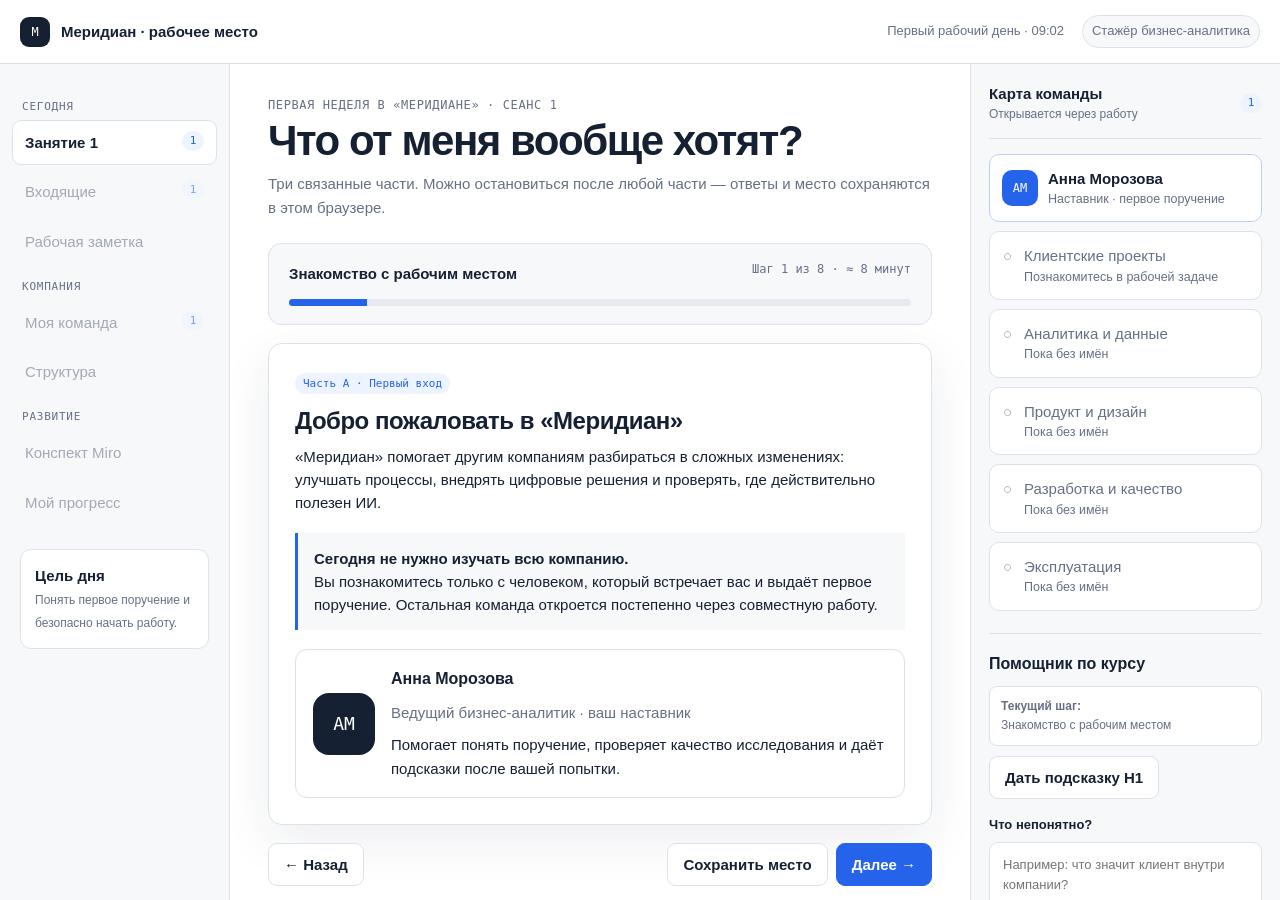
<file: prototypes/pilot-session-01.html>
<!doctype html>
<html lang="ru">
<head>
  <meta charset="utf-8">
  <meta name="viewport" content="width=device-width, initial-scale=1">
  <title>Меридиан · Первый рабочий день</title>
  <style>
    :root{--bg:#fff;--soft:#f7f8fa;--ink:#152033;--muted:#667085;--line:#dde2ea;--blue:#2563eb;--blue-soft:#edf4ff;--green:#16845b;--amber:#a46300;--red:#c2413b;--shadow:0 16px 50px rgba(28,39,61,.08);--sans:Inter,-apple-system,BlinkMacSystemFont,"Segoe UI",sans-serif;--mono:"SFMono-Regular",Consolas,monospace}
    *{box-sizing:border-box}html,body{height:100%}body{margin:0;background:var(--bg);color:var(--ink);font:15px/1.55 var(--sans);overflow:hidden}button,textarea,input{font:inherit}button{cursor:pointer}button:focus-visible,textarea:focus-visible,input:focus-visible{outline:3px solid rgba(37,99,235,.22);outline-offset:2px}a{color:inherit}
    .app{height:100%;display:grid;grid-template-columns:230px minmax(520px,1fr) 310px;grid-template-rows:64px minmax(0,1fr)}
    .topbar{grid-column:1/-1;display:flex;align-items:center;justify-content:space-between;padding:0 20px;border-bottom:1px solid var(--line);background:#fff;z-index:2}.brand{display:flex;align-items:center;gap:11px;font-weight:700}.mark{width:30px;height:30px;border-radius:9px;background:var(--ink);color:#fff;display:grid;place-items:center;font:12px var(--mono)}.top-meta{display:flex;gap:18px;align-items:center;color:var(--muted);font-size:13px}.role{padding:5px 9px;border:1px solid var(--line);border-radius:999px;background:var(--soft)}
    .sidebar{padding:20px 12px;border-right:1px solid var(--line);background:var(--soft);overflow:auto}.nav-title{margin:16px 10px 7px;color:var(--muted);font:11px var(--mono);letter-spacing:.07em;text-transform:uppercase}.nav{display:grid;gap:4px}.nav button{display:flex;justify-content:space-between;width:100%;padding:10px 12px;border:1px solid transparent;border-radius:9px;background:transparent;color:var(--muted);text-align:left}.nav button.active{background:#fff;border-color:var(--line);color:var(--ink);font-weight:650}.nav button:disabled{cursor:default;opacity:.58}.pill{min-width:22px;padding:1px 6px;border-radius:999px;background:var(--blue-soft);color:var(--blue);font:11px/1.6 var(--mono);text-align:center}.day-note{margin:24px 8px 0;padding:14px;border:1px solid var(--line);border-radius:11px;background:#fff}.day-note strong{display:block}.day-note span{color:var(--muted);font-size:12px}
    .main{overflow:auto}.page{max-width:920px;margin:0 auto;padding:34px 38px 80px}.eyebrow{margin:0 0 6px;color:var(--muted);font:12px var(--mono);letter-spacing:.05em;text-transform:uppercase}h1{margin:0;font-size:clamp(28px,3.5vw,42px);line-height:1.08;letter-spacing:-.035em}h2{margin:0;font-size:24px;line-height:1.2;letter-spacing:-.02em}h3{margin:0;font-size:16px}p{margin:9px 0 0}.muted{color:var(--muted)}
    .lesson-head{margin:24px 0 18px;padding:18px 20px;border:1px solid var(--line);border-radius:13px;background:var(--soft)}.lesson-head-row{display:flex;justify-content:space-between;gap:16px;align-items:flex-start}.step-meta{color:var(--muted);font:12px var(--mono);white-space:nowrap}.bar{height:7px;margin-top:14px;background:#e6e9ef;border-radius:999px;overflow:hidden}.bar span{display:block;width:12.5%;height:100%;background:var(--blue);transition:width .25s ease}
    .stage{display:none}.stage.active{display:block}.card{padding:26px;border:1px solid var(--line);border-radius:14px;background:#fff;box-shadow:var(--shadow)}.card+.card{margin-top:14px}.label{display:inline-flex;margin-bottom:13px;padding:4px 8px;border-radius:999px;background:var(--blue-soft);color:var(--blue);font:11px var(--mono)}.why{margin:18px 0;padding:14px 16px;border-left:3px solid var(--blue);background:var(--soft)}
    .person-intro{display:grid;grid-template-columns:62px 1fr;gap:16px;align-items:center;margin-top:19px;padding:17px;border:1px solid var(--line);border-radius:12px}.avatar{width:62px;height:62px;border-radius:16px;background:var(--ink);color:#fff;display:grid;place-items:center;font:18px var(--mono)}.message{margin:18px 0;padding:18px;border:1px solid var(--line);border-radius:12px;background:var(--soft)}.message-head{display:flex;justify-content:space-between;gap:12px;color:var(--muted);font:12px var(--mono)}.document{margin:16px 0;padding:22px;border:1px solid #cfd6e2;border-radius:8px;background:#fff}.document-title{padding-bottom:12px;border-bottom:1px solid var(--line);font-weight:700}.document p{max-width:70ch}
    .field{display:grid;gap:7px;margin-top:16px}.field label{font-weight:650;font-size:13px}.field small{color:var(--muted)}textarea,input{width:100%;padding:12px 13px;border:1px solid var(--line);border-radius:9px;background:#fff;color:var(--ink)}textarea{min-height:112px;resize:vertical}.row{display:flex;justify-content:space-between;align-items:center;gap:10px;margin-top:16px}.actions{display:flex;gap:9px;flex-wrap:wrap}.primary,.secondary{min-height:42px;padding:9px 15px;border-radius:9px;font-weight:650}.primary{border:1px solid var(--blue);background:var(--blue);color:#fff}.primary:disabled{opacity:.45;cursor:not-allowed}.secondary{border:1px solid var(--line);background:#fff;color:var(--ink)}.status{min-height:22px;color:var(--green);font-size:13px}
    .concepts{display:grid;grid-template-columns:repeat(2,minmax(0,1fr));gap:10px;margin:19px 0}.concept{padding:16px;border:1px solid var(--line);border-radius:10px}.concept strong{display:block;margin-bottom:5px}.concept.wide{grid-column:1/-1;background:var(--blue-soft);border-color:#cbdcff}.term{font:12px var(--mono);color:var(--blue)}
    .example-line{display:grid;grid-template-columns:150px 1fr;gap:15px;padding:14px 0;border-bottom:1px solid var(--line)}.example-line:last-child{border-bottom:0}.example-line strong{font-size:13px}.choices{display:grid;gap:8px;margin-top:14px}.choice{padding:13px 14px;border:1px solid var(--line);border-radius:9px;background:#fff;color:var(--ink);text-align:left}.choice:hover{border-color:var(--blue)}.choice.selected{background:var(--blue-soft);border-color:var(--blue)}.feedback{display:none;margin-top:12px;padding:13px 15px;border-radius:9px;background:var(--soft)}.feedback.show{display:block}
    .brief{display:grid;grid-template-columns:1fr 1fr;gap:12px}.brief .field{margin:0}.brief .field:last-child{grid-column:1/-1}.artifact{margin-top:18px;padding:18px;border:1px solid var(--line);border-radius:11px;background:var(--soft)}.artifact pre{white-space:pre-wrap;margin:10px 0 0;font:13px/1.55 var(--mono)}
    .lesson-nav{display:flex;justify-content:space-between;gap:12px;margin-top:18px}.lesson-nav div{display:flex;gap:8px}
    .right{padding:18px;border-left:1px solid var(--line);background:var(--soft);overflow:auto}.panel-title{display:flex;align-items:center;justify-content:space-between;padding-bottom:14px;border-bottom:1px solid var(--line)}.team{display:grid;gap:9px;margin:15px 0 22px}.team-person,.team-area{padding:12px;border:1px solid var(--line);border-radius:10px;background:#fff}.team-person{display:grid;grid-template-columns:36px 1fr;gap:10px;align-items:center;border-color:#b9d0ff}.mini-avatar{width:36px;height:36px;border-radius:10px;background:var(--blue);color:#fff;display:grid;place-items:center;font:12px var(--mono)}.team-area{color:var(--muted);position:relative;padding-left:34px}.team-area:before{content:"○";position:absolute;left:13px;color:#98a2b3}.team-area small,.team-person small{display:block;color:var(--muted)}
    .helper{padding-top:18px;border-top:1px solid var(--line)}.context{margin:10px 0;padding:10px 11px;border:1px solid var(--line);border-radius:8px;background:#fff;color:var(--muted);font-size:12px}.hint{display:none;margin-top:10px;padding:12px;border-left:3px solid var(--amber);background:#fff8ea}.hint.show{display:block}.helper textarea{min-height:74px;font-size:13px}.copy-state{min-height:18px;color:var(--green);font-size:12px;margin-top:7px}
    .complete{padding:18px;border:1px solid #b8decf;border-radius:11px;background:#f1fbf7}.note{font-size:13px;color:var(--muted)}
    @media(max-width:1100px){.app{grid-template-columns:210px minmax(500px,1fr)}.right{display:none}}
    @media(max-width:760px){body{overflow:auto}.app{height:auto;display:block}.topbar{position:sticky;top:0}.top-meta span:not(.role){display:none}.sidebar{display:flex;overflow:auto;border-right:0;border-bottom:1px solid var(--line);padding:9px}.nav{display:flex}.nav-title,.day-note{display:none}.nav button{white-space:nowrap}.page{padding:24px 16px 70px}.concepts,.brief{grid-template-columns:1fr}.concept.wide,.brief .field:last-child{grid-column:auto}.lesson-nav{align-items:flex-start}.lesson-nav div{flex-direction:column}.example-line{grid-template-columns:1fr}.message-head{display:block}}
  </style>
</head>
<body>
  <div class="app">
    <header class="topbar"><div class="brand"><span class="mark">М</span><span>Меридиан · рабочее место</span></div><div class="top-meta"><span>Первый рабочий день · 09:02</span><span class="role">Стажёр бизнес-аналитика</span></div></header>
    <aside class="sidebar">
      <p class="nav-title">Сегодня</p><div class="nav"><button class="active">Занятие 1 <span class="pill">1</span></button><button disabled>Входящие <span class="pill">1</span></button><button disabled>Рабочая заметка</button></div>
      <p class="nav-title">Компания</p><div class="nav"><button disabled>Моя команда <span class="pill">1</span></button><button disabled>Структура</button></div>
      <p class="nav-title">Развитие</p><div class="nav"><button disabled>Конспект Miro</button><button disabled>Мой прогресс</button></div>
      <div class="day-note"><strong>Цель дня</strong><span>Понять первое поручение и безопасно начать работу.</span></div>
    </aside>
    <main class="main">
      <div class="page">
        <p class="eyebrow">Первая неделя в «Меридиане» · сеанс 1</p>
        <h1>Что от меня вообще хотят?</h1>
        <p class="muted">Три связанные части. Можно остановиться после любой части — ответы и место сохраняются в этом браузере.</p>
        <div class="lesson-head"><div class="lesson-head-row"><strong data-title>Знакомство с рабочим местом</strong><span class="step-meta" data-counter>Шаг 1 из 8 · ≈ 8 минут</span></div><div class="bar"><span data-progress></span></div></div>

        <section class="stage active" data-stage="0" data-name="Знакомство с рабочим местом" data-time="≈ 8 минут">
          <article class="card"><span class="label">Часть A · Первый вход</span><h2>Добро пожаловать в «Меридиан»</h2><p>«Меридиан» помогает другим компаниям разбираться в сложных изменениях: улучшать процессы, внедрять цифровые решения и проверять, где действительно полезен ИИ.</p><div class="why"><strong>Сегодня не нужно изучать всю компанию.</strong><br>Вы познакомитесь только с человеком, который встречает вас и выдаёт первое поручение. Остальная команда откроется постепенно через совместную работу.</div><div class="person-intro"><div class="avatar">АМ</div><div><h3>Анна Морозова</h3><p class="muted">Ведущий бизнес-аналитик · ваш наставник</p><p>Помогает понять поручение, проверяет качество исследования и даёт подсказки после вашей попытки.</p></div></div></article>
        </section>

        <section class="stage" data-stage="1" data-name="Первое поручение" data-time="≈ 20 минут">
          <article class="card"><span class="label">Часть A · Попытка до теории</span><h2>Анна прислала первое поручение</h2><div class="message"><div class="message-head"><span>Анна Морозова · 09:07</span><span>Внутренняя задача</span></div><p>Доброе утро. Посмотрите раздел базы знаний «Как мы принимаем новый клиентский запрос». Новички понимают его по-разному. Пока ничего не переписывайте: сначала объясните своими словами, что от вас требуется, и отметьте, что нужно уточнить.</p></div><div class="document"><div class="document-title">Как мы принимаем новый клиентский запрос</div><p>Когда клиент обращается с новой задачей, аналитик фиксирует запрос в рабочей системе и определяет, какое решение ему подойдёт. Необходимые материалы можно передать команде и использовать в инструментах ИИ для ускорения анализа. Если задача связана с автоматизацией, аналитик подключает технических специалистов и согласовывает запуск. После подтверждения команда оценивает сроки, готовит предложение и начинает работу. Важно действовать быстро, чтобы клиент не ждал, и передавать коллегам всю полезную информацию.</p></div><div class="field"><label for="first-attempt">Как вы поняли, что сейчас нужно сделать?</label><small>Отвечайте обычными словами. Сейчас нет формы и правильной терминологии.</small><textarea id="first-attempt" data-save placeholder="Напишите, что вы поняли, что кажется непонятным и с чего начнёте"></textarea></div><div class="row"><span class="status" data-attempt-status></span><button class="primary" data-save-attempt>Я закончил первую попытку</button></div></article>
        </section>

        <section class="stage" data-stage="2" data-name="Разбор первой попытки" data-time="≈ 8 минут">
          <article class="card"><span class="label">Пауза перед теорией</span><h2>Зафиксируем ваш естественный ход мысли</h2><p>Мы пока не оцениваем ответ как правильный или неправильный. Первая версия нужна, чтобы позже увидеть, что именно изменилось после объяснения.</p><div class="artifact"><strong>Ваша первая версия</strong><pre data-first-preview>Ответ ещё не сохранён.</pre></div><div class="why"><strong>Проверьте только одно:</strong><br>не добавили ли вы в поручение действие, которого Анна не просила — например, сразу переписать документ, выбрать технологию или вызвать разработчика?</div></article>
        </section>

        <section class="stage" data-stage="3" data-name="Что делает аналитик" data-time="≈ 20 минут">
          <article class="card"><span class="label">Часть B · Теория простыми словами</span><h2>Аналитик сначала уменьшает неопределённость</h2><p>Проще говоря: помогает людям одинаково понять ситуацию и решить, что разумно делать дальше. Он не обязан заранее знать ответ и не должен придумывать отсутствующие факты.</p><div class="concepts"><div class="concept"><span class="term">КОМПАНИЯ</span><strong>Где выполняется работа</strong>Организация со своими целями, людьми и ограничениями.</div><div class="concept"><span class="term">КЛИЕНТ</span><strong>Кому нужен результат</strong>Это может быть другая компания или внутренний отдел.</div><div class="concept"><span class="term">ПРОБЛЕМА</span><strong>Что происходит нежелательного</strong>Ситуация, которую ещё нужно уточнить и подтвердить.</div><div class="concept"><span class="term">РЕШЕНИЕ</span><strong>Что предлагают изменить</strong>Один из возможных способов повлиять на проблему.</div><div class="concept wide"><span class="term">БИЗНЕС-АНАЛИТИК</span><strong>Помогает понять ситуацию и подготовить проверяемый следующий шаг</strong>Собирает информацию, уточняет ожидаемый результат, связывает участников и не выдаёт предположение за доказанный факт.</div></div><div class="why"><strong>Зачем это нужно сейчас:</strong><br>в тексте базы знаний смешаны поручение аналитика, решение за клиента, передача данных и запуск проекта. Если просто «сделать текст красивее», опасная неоднозначность останется.</div></article>
        </section>

        <section class="stage" data-stage="4" data-name="Другой бизнес-пример" data-time="≈ 15 минут">
          <article class="card"><span class="label">Часть B · Разобранный пример</span><h2>«Сборщики ошибаются — купим умные очки»</h2><p>Руководитель склада уже назвал проблему и инструмент. Посмотрим, что действительно известно.</p><div class="example-line"><strong>Наблюдение</strong><span>За последний месяц выросло число заказов, в которых клиент получил не тот товар.</span></div><div class="example-line"><strong>Пока неизвестно</strong><span>Где возникает ошибка: в данных заказа, размещении товара, сборке, маркировке или передаче курьеру.</span></div><div class="example-line"><strong>Предложенное решение</strong><span>Выдать сборщикам очки с подсказками и распознаванием товара.</span></div><div class="example-line"><strong>Безопасный первый шаг</strong><span>Взять выборку ошибочных заказов и проследить путь нескольких заказов от заявки до передачи.</span></div><h3 style="margin-top:20px">Почему нельзя сразу заказывать очки?</h3><div class="choices" data-quiz><button class="choice" data-choice="wrong">Потому что любая новая технология слишком дорогая</button><button class="choice" data-choice="correct">Потому что причина ошибок ещё не установлена</button><button class="choice" data-choice="wrong">Потому что решения может предлагать только программист</button></div><div class="feedback" data-feedback></div></article>
        </section>

        <section class="stage" data-stage="5" data-name="Восстановление без подсказки" data-time="≈ 10 минут">
          <article class="card"><span class="label">Часть B · Проверка понимания</span><h2>Объясните главную мысль своими словами</h2><div class="field"><label for="retrieval">Почему аналитик не должен сразу выполнять первое предложенное решение?</label><small>Не повторяйте определение. Объясните так, как объяснили бы коллеге.</small><textarea id="retrieval" data-save placeholder="Потому что…"></textarea></div><div class="status" data-retrieval-status></div><p class="note">Ответ сохраняется, но не оценивается автоматически. Мы разберём смысл в чате после слова «готово».</p></article>
        </section>

        <section class="stage" data-stage="6" data-name="Рабочая карточка поручения" data-time="≈ 22 минуты">
          <article class="card"><span class="label">Часть C · Самостоятельная работа</span><h2>Вернитесь к поручению Анны</h2><p>Теперь соберите рабочую карточку. Не ищите идеальную формулировку — важно, чтобы следующий человек понял ваш ход мысли.</p><div class="brief"><div class="field"><label for="known">1. Что я уже знаю</label><textarea id="known" data-save placeholder="Анна попросила…"></textarea></div><div class="field"><label for="unknown">2. Что мне пока непонятно</label><textarea id="unknown" data-save placeholder="Неясно, кто…"></textarea></div><div class="field"><label for="question">3. Какой один вопрос я задам Анне первым</label><textarea id="question" data-save placeholder="Уточните, пожалуйста…"></textarea></div><div class="field"><label for="next-step">4. Что я сделаю после ответа</label><textarea id="next-step" data-save placeholder="После ответа я…"></textarea></div><div class="field"><label for="ready-note">Дополнение, если нужно</label><textarea id="ready-note" data-save placeholder="Здесь можно записать сомнение или ограничение"></textarea></div></div><div class="row"><span class="status" data-brief-status></span><button class="primary" data-save-brief>Сохранить рабочую карточку</button></div></article>
        </section>

        <section class="stage" data-stage="7" data-name="Завершение и разбор в чате" data-time="≈ 7 минут">
          <article class="card"><span class="label">Завершение сеанса</span><h2>Первый рабочий результат готов</h2><div class="complete"><strong>Что вы сделали</strong><p>Не бросились выполнять расплывчатое поручение, а зафиксировали известное, неизвестное, первый вопрос и следующий шаг.</p></div><div class="artifact"><strong>Карточка для обсуждения</strong><pre data-brief-preview>Сначала сохраните рабочую карточку на предыдущем шаге.</pre></div><div class="why"><strong>Дальше важен ваш собственный ответ.</strong><br>Скопируйте карточку в чат и напишите «готово». Я сохраню ваш смысл, покажу покрытые и пропущенные части и дам возможность исправить работу до примера сильной версии.</div><div class="actions"><button class="primary" data-copy-artifact>Скопировать карточку для чата</button><button class="secondary" data-finish>Завершить сеанс</button></div><div class="copy-state" data-artifact-state></div><p class="note">После разбора мы добавим в Miro только главную мысль, вашу итоговую работу, одно полезное исправление и вопрос для повторения.</p></article>
        </section>

        <div class="lesson-nav"><button class="secondary" data-back disabled>← Назад</button><div><button class="secondary" data-save-exit>Сохранить место</button><button class="primary" data-next>Далее →</button></div></div>
      </div>
    </main>
    <aside class="right">
      <div class="panel-title"><div><strong>Карта команды</strong><div class="muted" style="font-size:12px">Открывается через работу</div></div><span class="pill">1</span></div>
      <div class="team"><div class="team-person"><div class="mini-avatar">АМ</div><div><strong>Анна Морозова</strong><small>Наставник · первое поручение</small></div></div><div class="team-area">Клиентские проекты<small>Познакомитесь в рабочей задаче</small></div><div class="team-area">Аналитика и данные<small>Пока без имён</small></div><div class="team-area">Продукт и дизайн<small>Пока без имён</small></div><div class="team-area">Разработка и качество<small>Пока без имён</small></div><div class="team-area">Эксплуатация<small>Пока без имён</small></div></div>
      <div class="helper"><h3>Помощник по курсу</h3><div class="context"><strong>Текущий шаг:</strong><br><span data-helper-context>Знакомство с рабочим местом</span></div><button class="secondary" data-hint>Дать подсказку H1</button><div class="hint" data-hint-box></div><div class="field"><label for="helper-question">Что непонятно?</label><textarea id="helper-question" placeholder="Например: что значит клиент внутри компании?"></textarea></div><button class="secondary" data-copy-question>Скопировать вопрос для чата</button><div class="copy-state" data-copy-state></div></div>
    </aside>
  </div>
  <script>
    const stages=[...document.querySelectorAll('[data-stage]')];
    const title=document.querySelector('[data-title]'), counter=document.querySelector('[data-counter]'), progress=document.querySelector('[data-progress]'), helperContext=document.querySelector('[data-helper-context]');
    const back=document.querySelector('[data-back]'), next=document.querySelector('[data-next]');
    let current=Math.min(Number(localStorage.getItem('meridian-pilot-s1-stage')||0),stages.length-1);
    const saved=JSON.parse(localStorage.getItem('meridian-pilot-s1-fields')||'{}');
    document.querySelectorAll('[data-save]').forEach(el=>{el.value=saved[el.id]||'';el.addEventListener('input',saveFields)});
    function saveFields(){const data={};document.querySelectorAll('[data-save]').forEach(el=>data[el.id]=el.value);localStorage.setItem('meridian-pilot-s1-fields',JSON.stringify(data))}
    function showStage(index){current=Math.max(0,Math.min(index,stages.length-1));stages.forEach((s,i)=>s.classList.toggle('active',i===current));const s=stages[current];title.textContent=s.dataset.name;counter.textContent=`Шаг ${current+1} из ${stages.length} · ${s.dataset.time}`;progress.style.width=`${((current+1)/stages.length)*100}%`;helperContext.textContent=s.dataset.name;back.disabled=current===0;next.disabled=false;next.textContent=current===stages.length-1?'Завершить':'Далее →';localStorage.setItem('meridian-pilot-s1-stage',current);document.querySelector('.main').scrollTop=0;resetHintLabel()}
    function requireCurrent(){if(current===1&&!localStorage.getItem('meridian-pilot-s1-attempt')){document.querySelector('[data-attempt-status]').textContent='Сначала сохраните собственную попытку.';return false}if(current===4&&!localStorage.getItem('meridian-pilot-s1-quiz')){const box=document.querySelector('[data-feedback]');box.textContent='Сначала сделайте попытку. Здесь важно проверить ход мысли, а не угадать.';box.classList.add('show');return false}if(current===5&&!document.querySelector('#retrieval').value.trim()){document.querySelector('[data-retrieval-status]').textContent='Сначала объясните мысль своими словами. Можно коротко.';return false}if(current===6&&!localStorage.getItem('meridian-pilot-s1-brief')){document.querySelector('[data-brief-status]').textContent='Сначала сохраните рабочую карточку.';return false}return true}
    back.addEventListener('click',()=>showStage(current-1));next.addEventListener('click',()=>{if(!requireCurrent())return;if(current<stages.length-1){showStage(current+1)}else{localStorage.setItem('meridian-pilot-s1-complete','1');document.querySelector('[data-artifact-state]').textContent='Сеанс отмечен завершённым локально. Теперь отправьте карточку в чат для разбора.';next.disabled=true}});
    document.querySelector('[data-save-exit]').addEventListener('click',()=>{saveFields();localStorage.setItem('meridian-pilot-s1-stage',current);document.querySelector('[data-save-exit]').textContent='Место сохранено'});
    document.querySelector('[data-save-attempt]').addEventListener('click',()=>{const value=document.querySelector('#first-attempt').value.trim();if(!value){document.querySelector('[data-attempt-status]').textContent='Сначала напишите хотя бы одну мысль.';return}saveFields();localStorage.setItem('meridian-pilot-s1-attempt','1');document.querySelector('[data-attempt-status]').textContent='Первая версия сохранена.';document.querySelector('[data-first-preview]').textContent=value});
    const first=saved['first-attempt'];if(first)document.querySelector('[data-first-preview]').textContent=first;
    let quizAttempts=Number(localStorage.getItem('meridian-pilot-s1-quiz-attempts')||0);document.querySelectorAll('[data-choice]').forEach(btn=>btn.addEventListener('click',()=>{quizAttempts++;localStorage.setItem('meridian-pilot-s1-quiz-attempts',quizAttempts);const box=document.querySelector('[data-feedback]');document.querySelectorAll('[data-choice]').forEach(x=>x.classList.remove('selected'));btn.classList.add('selected');if(btn.dataset.choice==='correct'){localStorage.setItem('meridian-pilot-s1-quiz','1');box.textContent='Верно. Очки могут оказаться полезными, но сейчас мы ещё не знаем, где именно возникает ошибка.'}else if(quizAttempts===1){box.textContent='Подсказка H1: отделите факт об ошибочных заказах от предположения о способе исправления.'}else if(quizAttempts===2){box.textContent='Подсказка H2: если причина находится в данных заказа, помогут ли очки сборщику?'}else{box.textContent='Разбор: сначала нужно найти место возникновения ошибки. Иначе можно купить инструмент, который не влияет на причину.'}box.classList.add('show')}));
    function buildArtifact(){const f=JSON.parse(localStorage.getItem('meridian-pilot-s1-fields')||'{}');return `Что я уже знаю:\n${f.known||'—'}\n\nЧто мне пока непонятно:\n${f.unknown||'—'}\n\nПервый вопрос Анне:\n${f.question||'—'}\n\nЧто сделаю после ответа:\n${f['next-step']||'—'}${f['ready-note']?`\n\nДополнение:\n${f['ready-note']}`:''}`}
    document.querySelector('[data-save-brief]').addEventListener('click',()=>{saveFields();const f=JSON.parse(localStorage.getItem('meridian-pilot-s1-fields')||'{}');if(!f.known?.trim()||!f.unknown?.trim()||!f.question?.trim()||!f['next-step']?.trim()){document.querySelector('[data-brief-status]').textContent='Заполните четыре основных поля. Можно коротко.';return}localStorage.setItem('meridian-pilot-s1-brief','1');document.querySelector('[data-brief-status]').textContent='Рабочая карточка сохранена.';document.querySelector('[data-brief-preview]').textContent=buildArtifact()});
    if(localStorage.getItem('meridian-pilot-s1-brief'))document.querySelector('[data-brief-preview]').textContent=buildArtifact();
    async function copyText(text){try{await navigator.clipboard.writeText(text);return true}catch(e){const a=document.createElement('textarea');a.value=text;a.style.position='fixed';a.style.opacity='0';document.body.appendChild(a);a.select();const ok=document.execCommand('copy');a.remove();return ok}}
    document.querySelector('[data-copy-artifact]').addEventListener('click',async()=>{const text=`Я закончил задание сеанса 1. Ниже мой ответ. Не показывай полный образец сразу: сначала сохрани мой смысл, разложи ответ по структуре, назови покрытые и пропущенные части и задай один ближайший вопрос.\n\n${buildArtifact()}\n\nГотово.`;const ok=await copyText(text);document.querySelector('[data-artifact-state]').textContent=ok?'Карточка скопирована. Вставьте её в чат и отправьте.':'Не удалось скопировать автоматически. Выделите карточку выше и отправьте её в чат.'});
    document.querySelector('[data-finish]').addEventListener('click',()=>{localStorage.setItem('meridian-pilot-s1-complete','1');document.querySelector('[data-artifact-state]').textContent='Сеанс отмечен завершённым локально. Освоение подтвердится после разбора и будущего переноса.'});
    const hints=['Перескажите поручение одним предложением, не добавляя собственного решения.','Какой результат Анна ожидает получить именно от вас?','Закончите две фразы: «Я точно знаю…» и «Я пока не знаю…».','Выберите область первого вопроса: цель, пользователь результата, срок, ограничение или следующий шаг.','Каркас: «Я понял, что… / Чтобы начать, мне нужно уточнить… / После ответа я…».'];let hintLevel=Number(localStorage.getItem('meridian-pilot-s1-hint')||0);
    function resetHintLabel(){document.querySelector('[data-hint]').textContent=`Дать подсказку H${Math.min(hintLevel+1,5)}`}
    document.querySelector('[data-hint]').addEventListener('click',()=>{const box=document.querySelector('[data-hint-box]');if(current===1&&!localStorage.getItem('meridian-pilot-s1-attempt')){box.textContent='Сначала запишите собственную попытку. До неё помощник может объяснить слово, но не подсказывает ответ к поручению.';box.classList.add('show');return}hintLevel=Math.min(hintLevel+1,5);localStorage.setItem('meridian-pilot-s1-hint',hintLevel);box.textContent=`H${hintLevel}: ${hints[hintLevel-1]}`;box.classList.add('show');resetHintLabel()});
    document.querySelector('[data-copy-question]').addEventListener('click',async()=>{const q=document.querySelector('#helper-question').value.trim(),state=document.querySelector('[data-copy-state]');if(!q){state.textContent='Сначала напишите, что именно непонятно.';return}const prompt=`Я прохожу сеанс 1 курса бизнес-аналитика. Текущий шаг: ${helperContext.textContent}. Мне непонятно: ${q}. Объясни максимально простым языком. Если это часть задания, не давай готовый ответ до моей попытки.`;state.textContent=await copyText(prompt)?'Вопрос скопирован. Вставьте его в чат помощника.':'Не удалось скопировать. Выделите вопрос вручную.'});
    showStage(current);
  </script>
</body>
</html>
</file>
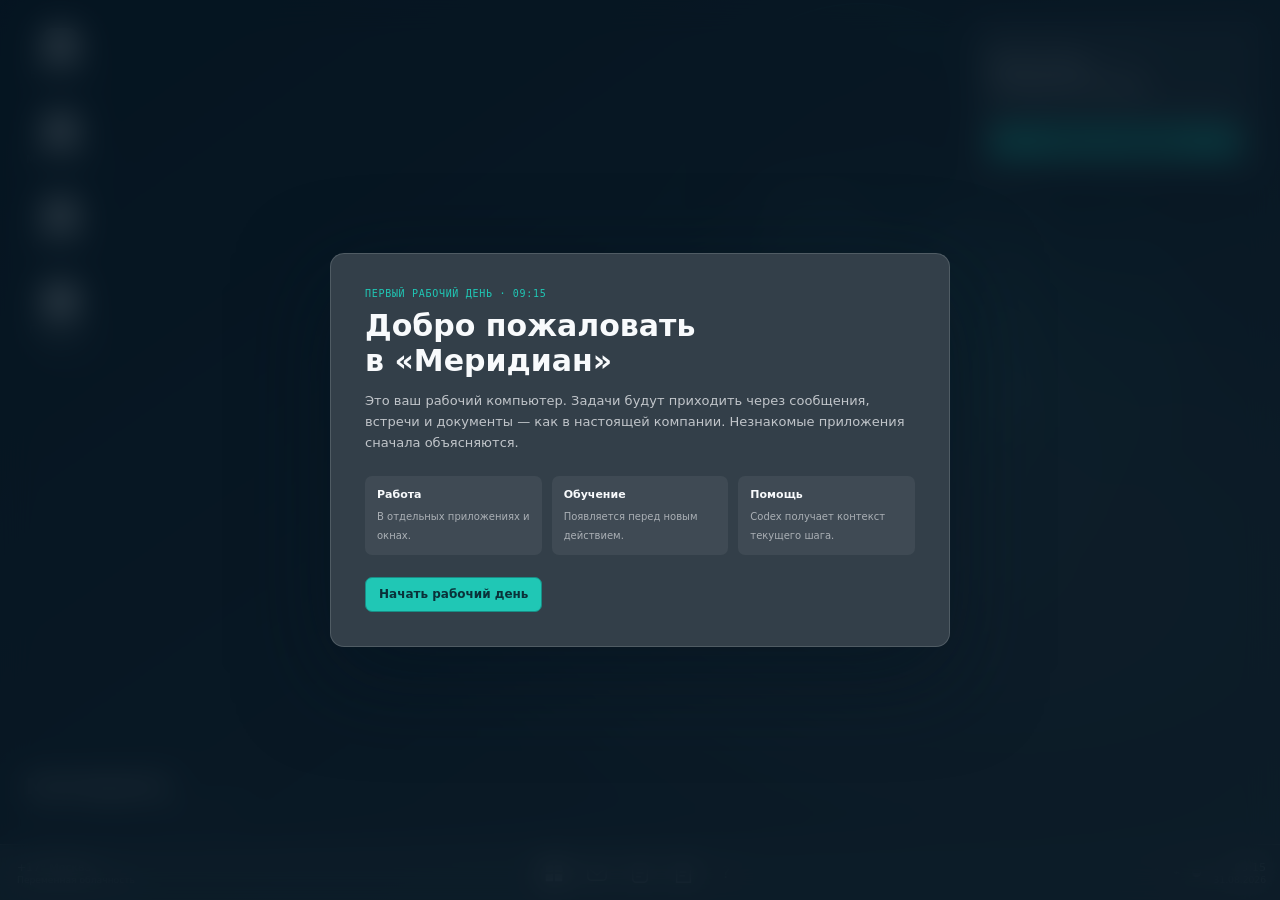
<file: prototypes/ui06-first-work-episode.html>
<!doctype html>
<html lang="ru">
<head>
  <meta charset="utf-8">
  <meta name="viewport" content="width=device-width, initial-scale=1">
  <title>Меридиан — первый рабочий эпизод</title>
  <style>
    :root{
      --bg:#061521;--surface:#f8fafc;--fg:#172536;--muted:#68788b;--border:#dbe3ec;--accent:#20c7b5;
      --deep:color-mix(in srgb,var(--bg) 82%,white);--deep-2:color-mix(in srgb,var(--bg) 68%,white);
      --soft:color-mix(in srgb,var(--accent) 12%,white);--soft-dark:color-mix(in srgb,var(--accent) 18%,var(--bg));
      --danger:color-mix(in srgb,red 58%,var(--fg));--warning:color-mix(in srgb,orange 60%,var(--fg));
      --shadow:0 28px 90px color-mix(in srgb,var(--bg) 58%,transparent);
      --font-body:"Segoe UI Variable","Segoe UI",system-ui,sans-serif;
      --font-display:Bahnschrift,"Segoe UI Variable",system-ui,sans-serif;
      --font-mono:Consolas,"SFMono-Regular",monospace;
    }
    *{box-sizing:border-box}html,body{width:100%;height:100%;margin:0;overflow:hidden}body{font-family:var(--font-body);color:var(--fg);background:var(--bg)}button,textarea{font:inherit}button{cursor:pointer}button:focus-visible,textarea:focus-visible,[tabindex]:focus-visible{outline:3px solid color-mix(in srgb,var(--accent) 55%,transparent);outline-offset:2px}h1,h2,h3{font-family:var(--font-display);text-wrap:balance}p{ text-wrap:pretty }
    .desktop{position:relative;width:100%;height:100%;overflow:hidden;background:radial-gradient(ellipse at 72% 38%,color-mix(in srgb,var(--accent) 16%,transparent),transparent 24%),radial-gradient(ellipse at 68% 58%,color-mix(in srgb,var(--deep-2) 55%,transparent),transparent 42%),linear-gradient(145deg,var(--bg),var(--deep))}
    .desktop::before{content:"";position:absolute;width:43vw;height:43vw;min-width:430px;min-height:430px;right:8vw;top:4vh;border:1px solid color-mix(in srgb,var(--accent) 18%,transparent);border-radius:39% 61% 57% 43%;transform:rotate(28deg);box-shadow:inset 0 0 120px color-mix(in srgb,var(--accent) 6%,transparent);pointer-events:none}.desktop::after{content:"М";position:absolute;right:16vw;top:15vh;font:700 min(27vw,390px)/1 var(--font-display);color:color-mix(in srgb,var(--surface) 3%,transparent);pointer-events:none}
    .brand-wall{position:absolute;left:26px;bottom:82px;color:color-mix(in srgb,var(--surface) 78%,transparent);z-index:1}.brand-wall strong{display:block;font:650 21px var(--font-display);letter-spacing:.04em}.brand-wall span{font-size:11px;color:color-mix(in srgb,var(--surface) 42%,transparent)}
    .desktop-icons{position:absolute;top:20px;left:16px;display:grid;gap:7px;z-index:3}.shortcut{width:88px;min-height:78px;border:1px solid transparent;border-radius:7px;background:transparent;color:var(--surface);display:flex;flex-direction:column;align-items:center;gap:5px;padding:7px 3px;text-shadow:0 1px 4px var(--bg)}.shortcut:hover{background:color-mix(in srgb,var(--surface) 9%,transparent);border-color:color-mix(in srgb,var(--surface) 12%,transparent)}.shortcut.locked{opacity:.38}.shortcut-icon{width:35px;height:35px;border-radius:9px;background:var(--surface);color:var(--deep);display:grid;place-items:center;box-shadow:0 7px 15px color-mix(in srgb,var(--bg) 45%,transparent)}.shortcut-icon svg{width:22px;height:22px}.shortcut span{font-size:11px;line-height:1.2;text-align:center}
    .next-widget{position:absolute;z-index:5;right:22px;top:22px;width:286px;padding:15px 16px;background:color-mix(in srgb,var(--deep) 88%,transparent);border:1px solid color-mix(in srgb,var(--surface) 14%,transparent);border-radius:10px;color:var(--surface);backdrop-filter:blur(18px);box-shadow:0 16px 45px color-mix(in srgb,var(--bg) 42%,transparent)}.next-widget .meta{color:color-mix(in srgb,var(--surface) 56%,transparent)}.next-widget h2{font-size:15px;margin:7px 0 5px}.next-widget p{font-size:11px;line-height:1.45;color:color-mix(in srgb,var(--surface) 70%,transparent);margin:0}.next-widget button{width:100%;margin-top:11px}
    .meta{font:10px var(--font-mono);letter-spacing:.07em;text-transform:uppercase;color:var(--muted)}.pill{display:inline-flex;align-items:center;gap:5px;padding:4px 8px;border-radius:999px;background:var(--soft);color:color-mix(in srgb,var(--accent) 72%,var(--bg));font-size:10px;font-weight:700}.dot{width:6px;height:6px;border-radius:50%;background:var(--accent)}
    .window{position:absolute;min-width:330px;min-height:210px;background:var(--surface);border:1px solid color-mix(in srgb,var(--surface) 65%,var(--border));border-radius:10px;overflow:hidden;box-shadow:var(--shadow);z-index:10;transition:opacity .15s,transform .15s,box-shadow .15s}.window.active{z-index:40;box-shadow:0 32px 105px color-mix(in srgb,var(--bg) 67%,transparent),0 0 0 1px color-mix(in srgb,var(--accent) 46%,transparent)}.window.hidden-window{opacity:0;transform:translateY(35px) scale(.94);pointer-events:none}.titlebar{height:38px;padding-left:13px;background:color-mix(in srgb,var(--surface) 90%,var(--border));border-bottom:1px solid var(--border);display:flex;align-items:center;justify-content:space-between;cursor:move;user-select:none}.app-name{display:flex;align-items:center;gap:8px;font-size:12px;font-weight:650}.app-mark{width:18px;height:18px;border-radius:5px;background:var(--deep);color:var(--accent);display:grid;place-items:center;font-size:10px;font-weight:800}.window-controls{height:100%;display:flex}.window-controls button{width:44px;border:0;background:transparent;color:var(--muted)}.window-controls button:hover{background:var(--border)}.window-controls .close:hover{background:var(--danger);color:var(--surface)}.window-body{height:calc(100% - 38px);overflow:auto;background:var(--surface)}
    .mail-window{left:120px;top:56px;width:min(970px,calc(100vw - 390px));height:min(650px,calc(100vh - 145px))}.task-window{left:175px;top:86px;width:min(850px,calc(100vw - 250px));height:min(590px,calc(100vh - 160px))}.learn-window{left:145px;top:45px;width:min(1050px,calc(100vw - 230px));height:min(690px,calc(100vh - 125px))}.draft-window{left:230px;top:110px;width:min(760px,calc(100vw - 300px));height:min(570px,calc(100vh - 180px))}.feedback-window{left:270px;top:135px;width:min(700px,calc(100vw - 340px));height:min(500px,calc(100vh - 200px))}.complete-window{left:50%;top:50%;width:min(650px,calc(100vw - 100px));height:470px;transform:translate(-50%,-50%)}.complete-window.hidden-window{transform:translate(-50%,calc(-50% + 35px)) scale(.94)}
    .mail-grid{height:100%;display:grid;grid-template-columns:170px 235px 1fr}.mail-nav{padding:18px 12px;background:color-mix(in srgb,var(--surface) 76%,var(--border));border-right:1px solid var(--border)}.mail-nav h2{font-size:16px;margin:0 8px 16px}.nav-row{padding:9px 10px;margin:2px 0;border-radius:6px;font-size:12px;color:var(--muted)}.nav-row.selected{background:var(--surface);color:var(--fg);font-weight:650}.mail-list{border-right:1px solid var(--border);background:var(--surface)}.list-title{height:45px;padding:14px;border-bottom:1px solid var(--border);font-size:12px;font-weight:700}.mail-item{padding:12px 13px;border-bottom:1px solid color-mix(in srgb,var(--border) 62%,var(--surface));font-size:11px;color:var(--muted)}.mail-item.selected{background:var(--soft);border-left:3px solid var(--accent);padding-left:10px}.mail-item b{display:block;color:var(--fg);margin-bottom:4px}.mail-item time{float:right;color:var(--muted)}.message{padding:26px 30px}.person{display:flex;align-items:center;gap:11px}.avatar{width:39px;height:39px;border-radius:11px;background:var(--deep);color:var(--accent);display:grid;place-items:center;font-weight:750;font-size:12px}.person b{font-size:13px}.person small{display:block;color:var(--muted);font-size:11px;margin-top:2px}.message h1{font-size:23px;line-height:1.18;margin:25px 0 12px}.message p{font-size:13px;line-height:1.64;color:color-mix(in srgb,var(--fg) 82%,var(--surface));max-width:650px}.attachment{display:flex;align-items:center;justify-content:space-between;gap:16px;margin:18px 0;padding:12px 14px;border:1px solid var(--border);border-radius:7px;background:color-mix(in srgb,var(--surface) 92%,var(--border))}.attachment div{font-size:11px}.attachment b{display:block;font-size:12px;margin-bottom:3px}
    .primary,.secondary,.quiet{min-height:35px;border-radius:7px;padding:8px 13px;font-size:12px;font-weight:650}.primary{border:1px solid color-mix(in srgb,var(--accent) 68%,var(--bg));background:var(--accent);color:color-mix(in srgb,var(--bg) 84%,var(--accent))}.primary:hover{background:color-mix(in srgb,var(--accent) 84%,white)}.secondary{border:1px solid var(--border);background:var(--surface);color:var(--fg)}.secondary:hover{background:color-mix(in srgb,var(--surface) 80%,var(--border))}.quiet{border:0;background:transparent;color:var(--muted)}.quiet:hover{color:var(--fg);background:color-mix(in srgb,var(--surface) 82%,var(--border))}.button-row{display:flex;gap:8px;flex-wrap:wrap;margin-top:18px}
    .task-shell{height:100%;display:grid;grid-template-columns:55px 1fr}.task-rail{background:var(--deep);padding-top:13px;display:flex;flex-direction:column;align-items:center;gap:8px}.rail-button{width:31px;height:31px;border:0;border-radius:7px;background:transparent;color:color-mix(in srgb,var(--surface) 60%,transparent)}.rail-button.selected{background:var(--soft-dark);color:var(--accent)}.ticket{padding:25px 30px;background:color-mix(in srgb,var(--surface) 82%,var(--border));overflow:auto}.breadcrumb{font-size:11px;color:var(--muted)}.ticket-head{display:flex;justify-content:space-between;gap:16px;margin:12px 0 19px}.ticket-head h1{font-size:24px;margin:0}.ticket-grid{display:grid;grid-template-columns:1fr 225px;gap:17px}.panel{background:var(--surface);border:1px solid var(--border);border-radius:7px;padding:18px}.panel h2{font-size:14px;margin:0 0 9px}.panel p,.panel li{font-size:12px;line-height:1.58;color:color-mix(in srgb,var(--fg) 73%,var(--surface))}.panel ul{padding-left:18px}.fact-line{display:grid;grid-template-columns:105px 1fr;gap:10px;padding:9px 0;border-bottom:1px solid color-mix(in srgb,var(--border) 64%,var(--surface));font-size:11px}.fact-line span{color:var(--muted)}.status{padding:6px 9px;border-radius:5px;background:var(--soft);color:var(--teal-dark,var(--fg));font-size:10px;font-weight:750;white-space:nowrap}.unknown{margin-top:15px;padding:12px;border-left:3px solid var(--warning);background:color-mix(in srgb,var(--warning) 8%,var(--surface));font-size:11px;line-height:1.5;color:var(--muted)}
    .learn-shell{height:100%;display:grid;grid-template-columns:225px 1fr}.learn-sidebar{background:var(--deep);color:var(--surface);padding:20px 17px}.academy-brand{font:650 18px var(--font-display);margin-bottom:24px}.progress-label{font:10px var(--font-mono);color:color-mix(in srgb,var(--surface) 63%,transparent);margin-bottom:7px}.progress-track{height:4px;background:color-mix(in srgb,var(--surface) 13%,transparent);border-radius:5px;overflow:hidden}.progress-track i{display:block;height:100%;background:var(--accent);transition:width .2s}.lesson-steps{margin-top:24px}.lesson-step{display:grid;grid-template-columns:23px 1fr;gap:8px;padding:9px 0;color:color-mix(in srgb,var(--surface) 57%,transparent);font-size:11px}.lesson-step i{font-style:normal;width:19px;height:19px;border:1px solid color-mix(in srgb,var(--surface) 28%,transparent);border-radius:50%;display:grid;place-items:center;font:9px var(--font-mono)}.lesson-step.current{color:var(--surface)}.lesson-step.current i,.lesson-step.done i{background:var(--accent);border-color:var(--accent);color:var(--bg)}.lesson-content{padding:34px 43px;overflow:auto;background:var(--surface)}.lesson-page{display:none;max-width:790px}.lesson-page.current{display:block}.lesson-page h1{font-size:30px;line-height:1.14;margin:8px 0 10px}.lesson-page h2{font-size:19px;margin:24px 0 8px}.lesson-page p{font-size:13px;line-height:1.68;color:color-mix(in srgb,var(--fg) 78%,var(--surface))}.lead{font-size:15px!important;color:var(--muted)!important}.callout{margin:20px 0;padding:15px 17px;border-left:3px solid var(--accent);background:var(--soft)}.callout b{font-size:12px}.callout p{margin:4px 0 0;font-size:12px}.three-parts{display:grid;grid-template-columns:repeat(3,1fr);gap:9px;margin:18px 0}.concept{padding:13px;border:1px solid var(--border);border-radius:7px}.concept b{display:block;font-size:12px;margin-bottom:5px}.concept p{font-size:11px;margin:0;line-height:1.48}.example{margin:18px 0;padding:18px;border:1px solid var(--border);border-radius:7px;background:color-mix(in srgb,var(--surface) 88%,var(--border))}.example h3{font-size:14px;margin:0 0 8px}.choice-list{display:grid;gap:8px;margin:16px 0}.choice{padding:11px 13px;text-align:left;border:1px solid var(--border);border-radius:7px;background:var(--surface);color:var(--fg);font-size:12px}.choice:hover{border-color:color-mix(in srgb,var(--accent) 55%,var(--border))}.choice.correct{border-color:var(--accent);background:var(--soft)}.choice.wrong{border-color:var(--danger);background:color-mix(in srgb,var(--danger) 6%,var(--surface))}.inline-feedback{display:none;padding:11px 13px;border-radius:7px;background:color-mix(in srgb,var(--warning) 8%,var(--surface));font-size:11px;line-height:1.5}.inline-feedback.show{display:block}.tour{padding:20px;border:1px solid var(--border);border-radius:8px}.tour-grid{display:grid;grid-template-columns:repeat(3,1fr);gap:10px;margin-top:16px}.tour-item{padding:12px;background:color-mix(in srgb,var(--surface) 88%,var(--border));border-radius:6px}.tour-item b{font-size:11px}.tour-item p{font-size:10px;margin:4px 0 0;line-height:1.42}
    .draft{padding:27px 31px;background:color-mix(in srgb,var(--surface) 88%,var(--border));height:100%;overflow:auto}.draft h1{font-size:24px;margin:8px 0}.draft .instruction{font-size:12px;line-height:1.58;color:var(--muted);max-width:660px}.editor{margin-top:17px;background:var(--surface);border:1px solid var(--border);border-radius:8px;overflow:hidden}.editor-bar{height:38px;display:flex;align-items:center;justify-content:space-between;padding:0 12px;border-bottom:1px solid var(--border);font-size:10px;color:var(--muted)}textarea{display:block;width:100%;min-height:230px;border:0;padding:17px;resize:none;background:var(--surface);color:var(--fg);font-size:13px;line-height:1.6}textarea:focus{outline:0}.draft-help{display:none;margin-top:10px;padding:11px 13px;border-left:3px solid var(--warning);background:color-mix(in srgb,var(--warning) 8%,var(--surface));font-size:11px;line-height:1.48}.draft-help.show{display:block}.counter{font:10px var(--font-mono)}
    .feedback{padding:27px 31px}.feedback h1{font-size:24px;margin:18px 0 10px}.feedback p{font-size:13px;line-height:1.62;color:color-mix(in srgb,var(--fg) 78%,var(--surface))}.work-reply{padding:14px 16px;border:1px solid var(--border);border-radius:7px;background:color-mix(in srgb,var(--surface) 88%,var(--border));margin:16px 0}.work-reply b{font-size:12px}.work-reply p{font-size:12px;margin:5px 0 0}.teacher-note{margin-top:17px;padding:14px 16px;border-left:3px solid var(--accent);background:var(--soft)}.teacher-note b{font-size:11px}.teacher-note p{font-size:11px;margin:5px 0 0}.complete{height:100%;display:flex;flex-direction:column;align-items:center;justify-content:center;text-align:center;padding:35px}.complete-mark{width:64px;height:64px;border-radius:18px;background:var(--accent);color:var(--bg);display:grid;place-items:center;font:700 30px var(--font-display)}.complete h1{font-size:28px;margin:20px 0 8px}.complete p{max-width:520px;color:var(--muted);font-size:13px;line-height:1.58}.saved-row{display:flex;gap:8px;justify-content:center;flex-wrap:wrap;margin:13px 0}.saved-row span{padding:6px 9px;border:1px solid var(--border);border-radius:6px;font-size:10px;color:var(--muted)}
    .taskbar{position:absolute;left:0;right:0;bottom:0;height:56px;z-index:1000;display:grid;grid-template-columns:1fr auto 1fr;align-items:center;background:color-mix(in srgb,var(--deep) 88%,transparent);border-top:1px solid color-mix(in srgb,var(--surface) 12%,transparent);backdrop-filter:blur(24px)}.weather{padding-left:17px;color:var(--surface);font-size:11px}.weather small{display:block;color:color-mix(in srgb,var(--surface) 56%,transparent)}.task-apps{display:flex;gap:4px}.task-app{position:relative;width:39px;height:39px;border:0;border-radius:8px;background:transparent;color:var(--surface);display:grid;place-items:center}.task-app:hover{background:color-mix(in srgb,var(--surface) 10%,transparent)}.task-app.open::after{content:"";position:absolute;bottom:1px;width:14px;height:2px;border-radius:2px;background:var(--accent)}.task-app svg{width:22px;height:22px}.tray{justify-self:end;display:flex;align-items:center;gap:12px;padding-right:14px;color:var(--surface);font-size:11px}.clock{text-align:right}.clock small{display:block;color:color-mix(in srgb,var(--surface) 60%,transparent)}
    .start-menu{display:none;position:absolute;z-index:1100;left:50%;bottom:65px;transform:translateX(-50%);width:520px;height:390px;padding:23px;border:1px solid color-mix(in srgb,var(--surface) 16%,transparent);border-radius:12px;background:color-mix(in srgb,var(--deep) 96%,transparent);box-shadow:0 30px 100px color-mix(in srgb,var(--bg) 70%,transparent);backdrop-filter:blur(25px);color:var(--surface)}.start-menu.open{display:block}.start-menu h2{font-size:16px;margin:0 0 17px}.start-grid{display:grid;grid-template-columns:repeat(5,1fr);gap:13px}.start-item{border:0;border-radius:7px;background:transparent;color:var(--surface);padding:8px 3px;font-size:10px}.start-item:hover{background:color-mix(in srgb,var(--surface) 8%,transparent)}.start-item b{display:grid;place-items:center;width:35px;height:35px;margin:0 auto 6px;border-radius:8px;background:var(--surface);color:var(--deep);font-size:16px}.resume-card{margin-top:24px;padding:14px;border-radius:8px;background:color-mix(in srgb,var(--surface) 6%,transparent);font-size:11px;color:color-mix(in srgb,var(--surface) 70%,transparent)}.resume-card b{display:block;color:var(--surface);margin-bottom:5px}.toast{position:absolute;right:17px;bottom:69px;z-index:1200;width:330px;padding:14px 16px;border:1px solid color-mix(in srgb,var(--surface) 14%,transparent);border-radius:9px;background:color-mix(in srgb,var(--deep) 96%,transparent);box-shadow:0 18px 55px color-mix(in srgb,var(--bg) 55%,transparent);color:var(--surface);opacity:0;transform:translateY(12px);pointer-events:none;transition:.2s}.toast.show{opacity:1;transform:none}.toast b{font-size:12px}.toast p{font-size:11px;line-height:1.43;margin:5px 0 0;color:color-mix(in srgb,var(--surface) 68%,transparent)}
    .welcome{position:absolute;inset:0;z-index:1500;display:grid;place-items:center;background:color-mix(in srgb,var(--bg) 82%,transparent);backdrop-filter:blur(16px)}.welcome.hidden{display:none}.welcome-card{width:min(620px,calc(100vw - 36px));padding:34px;border:1px solid color-mix(in srgb,var(--surface) 15%,transparent);border-radius:14px;background:var(--deep);color:var(--surface);box-shadow:var(--shadow)}.welcome-card .meta{color:var(--accent)}.welcome-card h1{font-size:30px;margin:9px 0}.welcome-card p{font-size:13px;line-height:1.6;color:color-mix(in srgb,var(--surface) 72%,transparent)}.welcome-steps{display:grid;grid-template-columns:repeat(3,1fr);gap:10px;margin:22px 0}.welcome-step{padding:12px;background:color-mix(in srgb,var(--surface) 6%,transparent);border-radius:7px}.welcome-step b{display:block;font-size:11px;margin-bottom:4px}.welcome-step span{font-size:10px;color:color-mix(in srgb,var(--surface) 58%,transparent)}
    @media(max-width:980px){.next-widget{display:none}.mail-window{width:calc(100vw - 145px)}.mail-grid{grid-template-columns:150px 1fr}.mail-list{display:none}.learn-shell{grid-template-columns:190px 1fr}.ticket-grid{grid-template-columns:1fr}.ticket-grid>aside{display:none}}
    @media(max-width:700px){.desktop-icons,.brand-wall,.weather{display:none}.window,.mail-window,.task-window,.learn-window,.draft-window,.feedback-window,.complete-window{left:8px;right:8px;top:10px;bottom:8px;width:auto;height:auto;min-width:0;transform:none}.complete-window.hidden-window{transform:translateY(35px) scale(.94)}.mail-grid,.learn-shell,.task-shell{grid-template-columns:1fr}.mail-nav,.mail-list,.learn-sidebar,.task-rail{display:none}.message,.lesson-content,.draft,.feedback{padding:22px 18px}.three-parts,.tour-grid{grid-template-columns:1fr}.taskbar{grid-template-columns:1fr auto}.task-apps{padding-left:8px}.start-menu{left:8px;right:8px;width:auto;transform:none}.start-grid{grid-template-columns:repeat(4,1fr)}.welcome-steps{grid-template-columns:1fr}}
    @media(prefers-reduced-motion:reduce){*,*::before,*::after{transition:none!important;animation:none!important}}
  </style>
  <style>.task-window .button-row [data-open="draft"]{display:none}</style>
</head>
<body>
<main class="desktop" data-od-id="desktop" aria-label="Рабочий компьютер компании Меридиан">
  <div class="brand-wall"><strong>МЕРИДИАН</strong><span>digital change studio · рабочая среда</span></div>
  <div class="desktop-icons">
    <button class="shortcut" data-open="mail"><span class="shortcut-icon"><svg viewBox="0 0 24 24" fill="none" stroke="currentColor" stroke-width="1.8"><rect x="2" y="5" width="20" height="15" rx="4"/><path d="m4 8 8 6 8-6"/></svg></span><span>Входящие</span></button>
    <button class="shortcut" data-open="task"><span class="shortcut-icon"><svg viewBox="0 0 24 24" fill="none" stroke="currentColor" stroke-width="1.8"><rect x="4" y="2" width="16" height="20" rx="4"/><path d="M8 8h8M8 12h8M8 16h5"/></svg></span><span>Мои задачи</span></button>
    <button class="shortcut" data-open="learn"><span class="shortcut-icon"><svg viewBox="0 0 24 24" fill="none" stroke="currentColor" stroke-width="1.8"><path d="M5 2h11l4 4v16H5z"/><path d="M16 2v5h5M8 11h8M8 15h6"/></svg></span><span>Обучение</span></button>
    <button class="shortcut" data-helper><span class="shortcut-icon">?</span><span>Помощник Codex</span></button>
  </div>
  <aside class="next-widget"><div class="meta">Текущая работа · MER-101</div><h2 id="next-title">Прочитайте сообщение Елены</h2><p id="next-description">Она прислала первое рабочее поручение.</p><button class="primary" id="next-action">Открыть Входящие</button></aside>

  <section class="window mail-window hidden-window" id="mail" data-od-id="mail" tabindex="0"><header class="titlebar"><div class="app-name"><span class="app-mark">В</span>Входящие — Меридиан</div><div class="window-controls"><button data-minimize aria-label="Свернуть">—</button><button aria-label="Развернуть">□</button><button class="close" data-minimize aria-label="Закрыть">×</button></div></header><div class="window-body mail-grid"><aside class="mail-nav"><h2>Входящие</h2><div class="nav-row selected">Новые сообщения · 1</div><div class="nav-row">Команда</div><div class="nav-row">Клиенты</div><div class="nav-row">Архив</div></aside><div class="mail-list"><div class="list-title">Сегодня</div><div class="mail-item selected"><time>09:18</time><b>Елена Морозова</b>Первое поручение</div><div class="mail-item"><time>09:02</time><b>Система</b>Добро пожаловать</div></div><article class="message"><div class="person"><span class="avatar">ЕМ</span><div><b>Елена Морозова</b><small>руководитель аналитики · сегодня, 09:18</small></div></div><h1>Нужно разобраться с обращениями по доставке</h1><p>Доброе утро! У клиента стало больше обращений от покупателей. Пока неясно, где именно возникла проблема.</p><p>К 11:30 подготовьте первые вопросы для разговора с клиентом. Нам нужно понять ситуацию, прежде чем предлагать решение.</p><div class="attachment"><div><b>MER-101 · Рост обращений</b>Задача · срок сегодня, 11:30</div><span class="pill"><span class="dot"></span>Новая</span></div><div class="button-row"><button class="primary" data-progress="2" data-open="task">Открыть задачу MER-101</button><button class="secondary" data-helper>Спросить помощника</button></div></article></div></section>

  <section class="window task-window hidden-window" id="task" data-od-id="task" tabindex="0"><header class="titlebar"><div class="app-name"><span class="app-mark">З</span>Мои задачи — MER-101</div><div class="window-controls"><button data-minimize>—</button><button>□</button><button class="close" data-minimize>×</button></div></header><div class="window-body task-shell"><aside class="task-rail"><button class="rail-button selected">▦</button><button class="rail-button">⌕</button><button class="rail-button">＋</button></aside><main class="ticket"><div class="breadcrumb">Проекты / Северный берег / MER-101</div><div class="ticket-head"><h1>Разобраться с ростом обращений</h1><span class="status" id="task-status">НА УТОЧНЕНИИ</span></div><div class="ticket-grid"><section class="panel"><h2>Что нужно получить</h2><p>Список первых вопросов, с которыми можно идти на разговор с клиентом. Вопросы должны помочь понять, что именно произошло и насколько проблема серьёзна.</p><h2>Что уже известно</h2><ul><li>клиент связан с доставкой заказов;</li><li>обращений стало больше;</li><li>причина пока не установлена.</li></ul><div class="unknown"><b>Чего здесь намеренно нет:</b> периода, количества обращений, конкретных жалоб и готового решения. Это предстоит уточнить.</div><div class="button-row"><button class="primary" data-progress="3" data-open="learn" data-lesson="0">Сначала разобраться в подходе</button><button class="secondary" data-open="draft">Попробовать без объяснения</button></div></section><aside class="panel"><div class="fact-line"><span>Исполнитель</span><b>Вы · стажёр</b></div><div class="fact-line"><span>Руководитель</span><b>Елена Морозова</b></div><div class="fact-line"><span>Срок</span><b>Сегодня, 11:30</b></div><div class="fact-line"><span>Результат</span><b>Первые вопросы</b></div><div class="fact-line"><span>Ожидаемое время</span><b>35–50 минут</b></div><button class="quiet" data-helper>Не понимаю задачу</button></aside></div></main></div></section>

  <section class="window learn-window hidden-window" id="learn" data-od-id="learning" tabindex="0"><header class="titlebar"><div class="app-name"><span class="app-mark">У</span>Обучение — понять проблему до решения</div><div class="window-controls"><button data-minimize>—</button><button>□</button><button class="close" data-minimize>×</button></div></header><div class="window-body learn-shell"><aside class="learn-sidebar"><div class="academy-brand">Меридиан / Академия</div><div class="progress-label">ЭПИЗОД 1 · <span id="lesson-percent">0%</span></div><div class="progress-track"><i id="lesson-progress" style="width:0"></i></div><div class="lesson-steps"><div class="lesson-step current" data-step-label="0"><i>1</i><span>Как устроено обучение</span></div><div class="lesson-step" data-step-label="1"><i>2</i><span>Простое объяснение</span></div><div class="lesson-step" data-step-label="2"><i>3</i><span>Разобранный пример</span></div><div class="lesson-step" data-step-label="3"><i>4</i><span>Проверка понимания</span></div></div></aside><main class="lesson-content">
    <article class="lesson-page current" data-lesson-page="0"><div class="meta">Первое открытие приложения</div><h1>Здесь вы будете разбираться в новом</h1><p class="lead">Рабочая задача остаётся в «Моих задачах». Здесь находится только то знание, которое нужно перед действием.</p><div class="tour"><b>В этом приложении есть три вещи</b><div class="tour-grid"><div class="tour-item"><b>Объяснение</b><p>Простыми словами и без неизвестных терминов.</p></div><div class="tour-item"><b>Пример</b><p>Показывает принцип на другой компании.</p></div><div class="tour-item"><b>Проверка</b><p>Помогает понять, можно ли переходить к работе.</p></div></div></div><div class="callout"><b>Это не справочник на всякий случай</b><p>Обязательная теория появляется тогда, когда без неё нельзя правильно выполнить текущую задачу.</p></div><div class="button-row"><button class="primary" data-next-lesson="1">Понятно, перейти к объяснению</button><button class="secondary" data-helper>Спросить про приложение</button></div></article>
    <article class="lesson-page" data-lesson-page="1"><div class="meta">Почему нельзя сразу выбирать решение</div><h1>Сначала отделите три разные вещи</h1><p class="lead">Когда люди говорят о проблеме, они часто смешивают наблюдение, возможную причину и идею решения.</p><div class="three-parts"><div class="concept"><b>Симптом</b><p>То, что заметили: «обращений стало больше».</p></div><div class="concept"><b>Причина</b><p>Почему это произошло. Пока её нужно проверить.</p></div><div class="concept"><b>Решение</b><p>Что изменить после проверки причины.</p></div></div><div class="callout"><b>Простой принцип</b><p>Симптом говорит, куда смотреть. Он ещё не доказывает причину и не подсказывает готовое решение.</p></div><h2>Зачем это аналитику</h2><p>Если сразу заказать программу, нанять человека или внедрить ИИ, можно исправить не ту часть работы. Поэтому сначала аналитик уточняет: что изменилось, где, когда, с кем и насколько сильно.</p><div class="button-row"><button class="primary" data-next-lesson="2">Посмотреть пример</button><button class="secondary" data-helper>Объяснить ещё проще</button></div></article>
    <article class="lesson-page" data-lesson-page="2"><div class="meta">Разобранный пример · ресторан</div><h1>«Гости стали недовольны обслуживанием»</h1><div class="example"><h3>Что выяснил аналитик</h3><p>За последние две недели среднее ожидание заказа вечером выросло с 14 до 25 минут. Руководитель предлагает купить камеры с ИИ, чтобы следить за залом.</p><p><b>Симптом:</b> ожидание стало дольше. <b>Причина пока неизвестна:</b> это может быть кухня, передача заказов, нехватка людей или что-то ещё. <b>Камеры:</b> лишь предложенное решение, полезность которого ещё не доказана.</p></div><p>Поэтому первый шаг — не выбирать камеры, а выяснить, на каком этапе появляется задержка и когда именно она возникает.</p><div class="button-row"><button class="primary" data-next-lesson="3">Проверить понимание</button><button class="secondary" data-helper>Разобрать пример со мной</button></div></article>
    <article class="lesson-page" data-lesson-page="3"><div class="meta">Короткая проверка</div><h1>Что здесь является симптомом?</h1><p class="lead">Выберите только то, что уже наблюдали. Причину пока нельзя считать доказанной.</p><div class="choice-list"><button class="choice" data-choice="wrong">На кухне не хватает сотрудников</button><button class="choice" data-choice="correct">Вечером ожидание выросло с 14 до 25 минут</button><button class="choice" data-choice="wrong">Нужно установить камеры с ИИ</button></div><div class="inline-feedback" id="quiz-feedback"></div><div class="button-row"><button class="primary" id="finish-theory" disabled>Вернуться к рабочей задаче</button><button class="secondary" data-helper>Спросить помощника</button></div></article>
  </main></div></section>

  <section class="window draft-window hidden-window" id="draft" data-od-id="draft" tabindex="0"><header class="titlebar"><div class="app-name"><span class="app-mark">Ч</span>Рабочий черновик — MER-101</div><div class="window-controls"><button data-minimize>—</button><button>□</button><button class="close" data-minimize>×</button></div></header><div class="window-body draft"><div class="meta">Результат: первые вопросы клиенту</div><h1>Что вы хотите выяснить?</h1><p class="instruction">Пишите обычными словами. Не нужно вспоминать формальную структуру. Представьте, что через несколько минут вы разговариваете с клиентом и хотите понять ситуацию.</p><div class="editor"><div class="editor-bar"><span>Черновик сохраняется автоматически</span><span class="counter"><span id="char-count">0</span> знаков</span></div><textarea id="draft-text" placeholder="Например: я бы сначала спросил…"></textarea></div><div class="draft-help" id="draft-help"></div><div class="button-row"><button class="primary" id="send-draft">Отправить Елене</button><button class="secondary" data-helper>Обсудить черновик с помощником</button><button class="quiet" data-open="learn" data-lesson="1">Вернуться к объяснению</button></div></div></section>

  <section class="window feedback-window hidden-window" id="feedback" data-od-id="feedback" tabindex="0"><header class="titlebar"><div class="app-name"><span class="app-mark">О</span>Ответ Елены — MER-101</div><div class="window-controls"><button data-minimize>—</button><button>□</button><button class="close" data-minimize>×</button></div></header><div class="window-body feedback"><div class="person"><span class="avatar">ЕМ</span><div><b>Елена Морозова</b><small>руководитель аналитики · только что</small></div></div><h1 id="feedback-title">Хорошее начало</h1><div class="work-reply"><b>Рабочая реакция Елены</b><p id="work-feedback"></p></div><div class="teacher-note"><b>Учебная обратная связь</b><p id="teacher-feedback"></p></div><div class="button-row"><button class="primary" id="feedback-action">Исправить черновик</button><button class="secondary" data-helper>Обсудить обратную связь</button></div></div></section>

  <section class="window complete-window hidden-window" id="complete" data-od-id="complete" tabindex="0"><header class="titlebar"><div class="app-name"><span class="app-mark">✓</span>Эпизод завершён</div><div class="window-controls"><button data-minimize>—</button><button>□</button><button class="close" data-minimize>×</button></div></header><div class="window-body complete"><div class="complete-mark">✓</div><h1>Вы готовы к первому разговору</h1><p>Вы не стали угадывать причину и не предложили решение раньше времени. Вместо этого подготовили вопросы, которые помогут получить факты.</p><div class="saved-row"><span>Черновик сохранён</span><span>MER-101 обновлена</span><span>Точка продолжения записана</span></div><p><b>Важно:</b> это завершение рабочего отрезка, а не доказательство полного освоения навыка. Позже принцип нужно будет перенести на другой бизнес без подсказок.</p><div class="button-row"><button class="primary" id="reset-episode">Пройти эпизод заново</button><button class="secondary" data-helper>Обсудить результат в Codex</button></div></div></section>

  <div class="start-menu" id="start-menu"><h2>Закреплённые приложения</h2><div class="start-grid"><button class="start-item" data-open="mail"><b>В</b>Входящие</button><button class="start-item" data-open="task"><b>З</b>Задачи</button><button class="start-item" data-open="learn"><b>У</b>Обучение</button><button class="start-item" data-open="draft"><b>Ч</b>Черновики</button><button class="start-item" data-helper><b>?</b>Codex</button></div><div class="resume-card"><b id="start-next">Прочитайте сообщение Елены</b><span>Система запоминает текущий шаг и содержание черновика.</span></div></div>
  <div class="toast" id="toast" role="status" aria-live="polite"><b>Меридиан</b><p></p></div>
  <div class="welcome" id="welcome"><section class="welcome-card" data-od-id="welcome"><div class="meta">Первый рабочий день · 09:15</div><h1>Добро пожаловать в «Меридиан»</h1><p>Это ваш рабочий компьютер. Задачи будут приходить через сообщения, встречи и документы — как в настоящей компании. Незнакомые приложения сначала объясняются.</p><div class="welcome-steps"><div class="welcome-step"><b>Работа</b><span>В отдельных приложениях и окнах.</span></div><div class="welcome-step"><b>Обучение</b><span>Появляется перед новым действием.</span></div><div class="welcome-step"><b>Помощь</b><span>Codex получает контекст текущего шага.</span></div></div><button class="primary" id="start-day">Начать рабочий день</button></section></div>
  <footer class="taskbar"><div class="weather">+17° Москва<small>Переменная облачность</small></div><div class="task-apps"><button class="task-app" id="start-button" aria-label="Пуск"><svg viewBox="0 0 24 24" fill="currentColor"><path d="M3 3h8v8H3zm10 0h8v8h-8zM3 13h8v8H3zm10 0h8v8h-8z"/></svg></button><button class="task-app" data-task="mail" aria-label="Входящие"><svg viewBox="0 0 24 24" fill="none" stroke="currentColor" stroke-width="1.7"><rect x="2" y="5" width="20" height="15" rx="4"/><path d="m4 8 8 6 8-6"/></svg></button><button class="task-app" data-task="task" aria-label="Мои задачи"><svg viewBox="0 0 24 24" fill="none" stroke="currentColor" stroke-width="1.7"><rect x="4" y="2" width="16" height="20" rx="4"/><path d="M8 8h8M8 12h8M8 16h5"/></svg></button><button class="task-app" data-task="learn" aria-label="Обучение"><svg viewBox="0 0 24 24" fill="none" stroke="currentColor" stroke-width="1.7"><path d="M5 2h11l4 4v16H5z"/><path d="M16 2v5h5M8 11h8M8 15h6"/></svg></button><button class="task-app" data-helper aria-label="Помощник Codex">?</button></div><div class="tray"><span>⌃</span><span>⌁</span><span>◒</span><div class="clock"><span id="story-time">09:15</span><small>31.08.2026</small></div></div></footer>
</main>
<script>
  const KEY='meridian-ui06-state-v1';
  const initial={step:0,lesson:0,quiz:false,draft:'',attempts:0,complete:false,welcome:true};
  let state={...initial,...JSON.parse(localStorage.getItem(KEY)||'{}')};
  const $=s=>document.querySelector(s), $$=s=>[...document.querySelectorAll(s)];
  const toast=$('#toast');let toastTimer;
  const flow={0:['Прочитайте сообщение Елены','Она прислала первое рабочее поручение.','mail','Открыть Входящие'],1:['Откройте задачу MER-101','В сообщении находится связанная рабочая задача.','mail','Вернуться во Входящие'],2:['Разберитесь, что нужно получить','В задаче отделены известные факты и неизвестное.','task','Открыть MER-101'],3:['Изучите необходимый подход','Теория объяснит, почему нельзя сразу выбирать решение.','learn','Открыть обучение'],4:['Ответьте своими словами','Подготовьте первые вопросы для разговора с клиентом.','draft','Открыть черновик'],5:['Прочитайте ответ Елены','Рабочая и учебная обратная связь показаны отдельно.','feedback','Открыть ответ'],6:['Исправьте ближайший пробел','Не переписывайте всё — добавьте только недостающее.','draft','Исправить черновик'],7:['Рабочий отрезок завершён','Результат и точка продолжения сохранены.','complete','Посмотреть результат']};
  function save(){localStorage.setItem(KEY,JSON.stringify(state));render()}
  function showToast(message){toast.querySelector('p').textContent=message;toast.classList.add('show');clearTimeout(toastTimer);toastTimer=setTimeout(()=>toast.classList.remove('show'),3300)}
  function selectWindow(win){$$('.window').forEach(w=>w.classList.remove('active'));win.classList.add('active')}
  function openWindow(id){const required={mail:1,task:2,learn:3,draft:4,feedback:5,complete:7};if((required[id]||0)>state.step&&!state.complete){showToast('Это приложение откроется, когда вы дойдёте до него по текущей задаче.');return}const win=document.getElementById(id);if(!win)return;win.classList.remove('hidden-window');selectWindow(win);$('#start-menu').classList.remove('open');updateTaskbar()}
  function render(){
    const item=flow[state.complete?7:Math.min(state.step,6)];$('#next-title').textContent=item[0];$('#next-description').textContent=item[1];$('#next-action').textContent=item[3];$('#next-action').dataset.target=item[2];$('#start-next').textContent=item[0];
    $('#welcome').classList.toggle('hidden',!state.welcome);$('#draft-text').value=state.draft;$('#char-count').textContent=state.draft.length;$('#story-time').textContent=state.complete?'10:03':state.step>=5?'09:54':state.step>=3?'09:28':state.step>=1?'09:18':'09:15';$('#finish-theory').disabled=!state.quiz;
    if(state.complete){$('#task-status').textContent='ГОТОВО К РАЗГОВОРУ'}
    setLesson(state.lesson,false);updateTaskbar();
  }
  function progress(step){if(step>state.step){state.step=step;save()}}
  function setLesson(index,persist=true){state.lesson=Number(index);$$('.lesson-page').forEach(p=>p.classList.toggle('current',Number(p.dataset.lessonPage)===state.lesson));$$('.lesson-step').forEach(s=>{const n=Number(s.dataset.stepLabel);s.classList.toggle('current',n===state.lesson);s.classList.toggle('done',n<state.lesson)});const pct=Math.round(state.lesson/3*100);$('#lesson-progress').style.width=pct+'%';$('#lesson-percent').textContent=pct+'%';if(persist)save()}
  function updateTaskbar(){$$('[data-task]').forEach(b=>{const w=document.getElementById(b.dataset.task);b.classList.toggle('open',w&&!w.classList.contains('hidden-window'))})}
  function helper(){const context=`Я прохожу первый рабочий эпизод курса «Меридиан». Текущий шаг: ${flow[state.complete?7:Math.min(state.step,6)][0]}. Задача MER-101: подготовить первые вопросы клиенту о росте обращений по доставке. Мой черновик: ${state.draft||'пока пустой'}. Объясни простыми словами только то, что поможет сделать следующий шаг, и не показывай полный ответ сразу.`;navigator.clipboard?.writeText(context);showToast('Контекст скопирован. Вставьте его в отдельный чат помощника Codex.')}
  $('#start-day').addEventListener('click',()=>{state.welcome=false;state.step=Math.max(state.step,1);save();openWindow('mail');showToast('Новое сообщение от Елены Морозовой')});
  $('#next-action').addEventListener('click',e=>openWindow(e.currentTarget.dataset.target));$('#start-button').addEventListener('click',()=>$('#start-menu').classList.toggle('open'));
  $$('[data-open]').forEach(b=>b.addEventListener('click',()=>{if(b.dataset.progress)progress(Number(b.dataset.progress));if(b.dataset.lesson!==undefined)setLesson(b.dataset.lesson);openWindow(b.dataset.open)}));$$('[data-task]').forEach(b=>b.addEventListener('click',()=>openWindow(b.dataset.task)));$$('[data-helper]').forEach(b=>b.addEventListener('click',helper));$$('[data-next-lesson]').forEach(b=>b.addEventListener('click',()=>setLesson(b.dataset.nextLesson)));
  $$('[data-minimize]').forEach(b=>b.addEventListener('click',e=>{e.stopPropagation();b.closest('.window').classList.add('hidden-window');updateTaskbar()}));
  $$('.choice').forEach(choice=>choice.addEventListener('click',()=>{const feedback=$('#quiz-feedback');$$('.choice').forEach(c=>c.classList.remove('correct','wrong'));if(choice.dataset.choice==='correct'){choice.classList.add('correct');feedback.textContent='Верно. Это наблюдаемое изменение. Нехватка сотрудников — возможная причина, а камеры — предложенное решение.';state.quiz=true;$('#finish-theory').disabled=false;save()}else{choice.classList.add('wrong');feedback.textContent='Это не симптом. Спросите себя: «Что уже измерили или увидели, не объясняя причину?»'}feedback.classList.add('show')}));
  $('#finish-theory').addEventListener('click',()=>{progress(4);openWindow('draft');showToast('Теория завершена. Теперь ответьте своими словами.')});
  $('#draft-text').addEventListener('input',e=>{state.draft=e.target.value;$('#char-count').textContent=state.draft.length;localStorage.setItem(KEY,JSON.stringify(state))});
  function assessDraft(){const t=state.draft.toLowerCase(),hasPeriod=/(когда|период|недел|месяц|день|с какого)/.test(t),hasScale=/(сколько|количеств|процент|доля|насколько|часто)/.test(t),hasSpecific=/(какие|что именно|причин|жалоб|обращен|канал|город|этап)/.test(t);return{hasPeriod,hasScale,hasSpecific,good:hasPeriod&&hasScale&&hasSpecific}}
  $('#send-draft').addEventListener('click',()=>{const help=$('#draft-help');if(state.draft.trim().length<45){state.attempts++;help.textContent=state.attempts<2?'Пока вопросов слишком мало. Попробуйте уточнить хотя бы что произошло и насколько часто.':'Подсказка сильнее: спросите о содержании обращений, периоде изменения и количестве случаев.';help.classList.add('show');save();return}state.attempts++;state.analysis=assessDraft();state.step=5;save();openWindow('feedback');renderFeedback()});
  function renderFeedback(){const a=state.analysis||assessDraft(),missing=[];if(!a.hasPeriod)missing.push('за какой период произошло изменение');if(!a.hasScale)missing.push('насколько выросло количество обращений');if(!a.hasSpecific)missing.push('с чем именно обращаются клиенты');if(a.good){$('#feedback-title').textContent='Этого достаточно для первого разговора';$('#work-feedback').textContent='Хорошо. По этим вопросам мы сможем уточнить содержание обращений, период и масштаб. Зафиксируйте версию — встреча в 10:00.';$('#teacher-feedback').textContent='Вы отделили неизвестное от фактов и не стали угадывать решение. Сейчас важнее провести разговор, чем расширять список до идеального.';$('#feedback-action').textContent='Зафиксировать результат';$('#feedback-action').dataset.result='complete'}else{$('#feedback-title').textContent='Хорошее начало — нужен ещё один шаг';$('#work-feedback').textContent='Вопросы полезные, но перед разговором добавьте: '+missing[0]+'. Остальное пока не переписывайте.';$('#teacher-feedback').textContent='Я показываю только ближайший пробел. Попробуйте дополнить ответ самостоятельно; полный образец пока не нужен.';$('#feedback-action').textContent='Исправить черновик';$('#feedback-action').dataset.result='revise'} }
  $('#feedback-action').addEventListener('click',e=>{if(e.currentTarget.dataset.result==='complete'){state.complete=true;state.step=7;save();openWindow('complete')}else{state.step=6;save();openWindow('draft');$('#draft-help').textContent='Добавьте только тот вопрос, которого не хватило по ответу Елены.';$('#draft-help').classList.add('show')}});
  $('#reset-episode').addEventListener('click',()=>{localStorage.removeItem(KEY);state={...initial};$$('.window').forEach(w=>w.classList.add('hidden-window'));$('#quiz-feedback').classList.remove('show');$('#finish-theory').disabled=true;$('#draft-help').classList.remove('show');render()});
  $$('.window').forEach(win=>{win.addEventListener('pointerdown',()=>selectWindow(win));const bar=win.querySelector('.titlebar');let drag=null;bar.addEventListener('pointerdown',e=>{if(e.target.closest('button')||innerWidth<700)return;selectWindow(win);drag={x:e.clientX,y:e.clientY,left:win.offsetLeft,top:win.offsetTop};bar.setPointerCapture(e.pointerId)});bar.addEventListener('pointermove',e=>{if(!drag)return;win.style.left=Math.max(0,Math.min(innerWidth-win.offsetWidth,drag.left+e.clientX-drag.x))+'px';win.style.top=Math.max(0,Math.min(innerHeight-70,drag.top+e.clientY-drag.y))+'px';win.style.right='auto';win.style.bottom='auto';win.style.transform='none'});bar.addEventListener('pointerup',()=>drag=null)});
  document.addEventListener('keydown',e=>{if(e.key==='Escape'){$('#start-menu').classList.remove('open');toast.classList.remove('show')}});render();if(state.step>=5)renderFeedback();
</script>
</body>
</html>
</file>
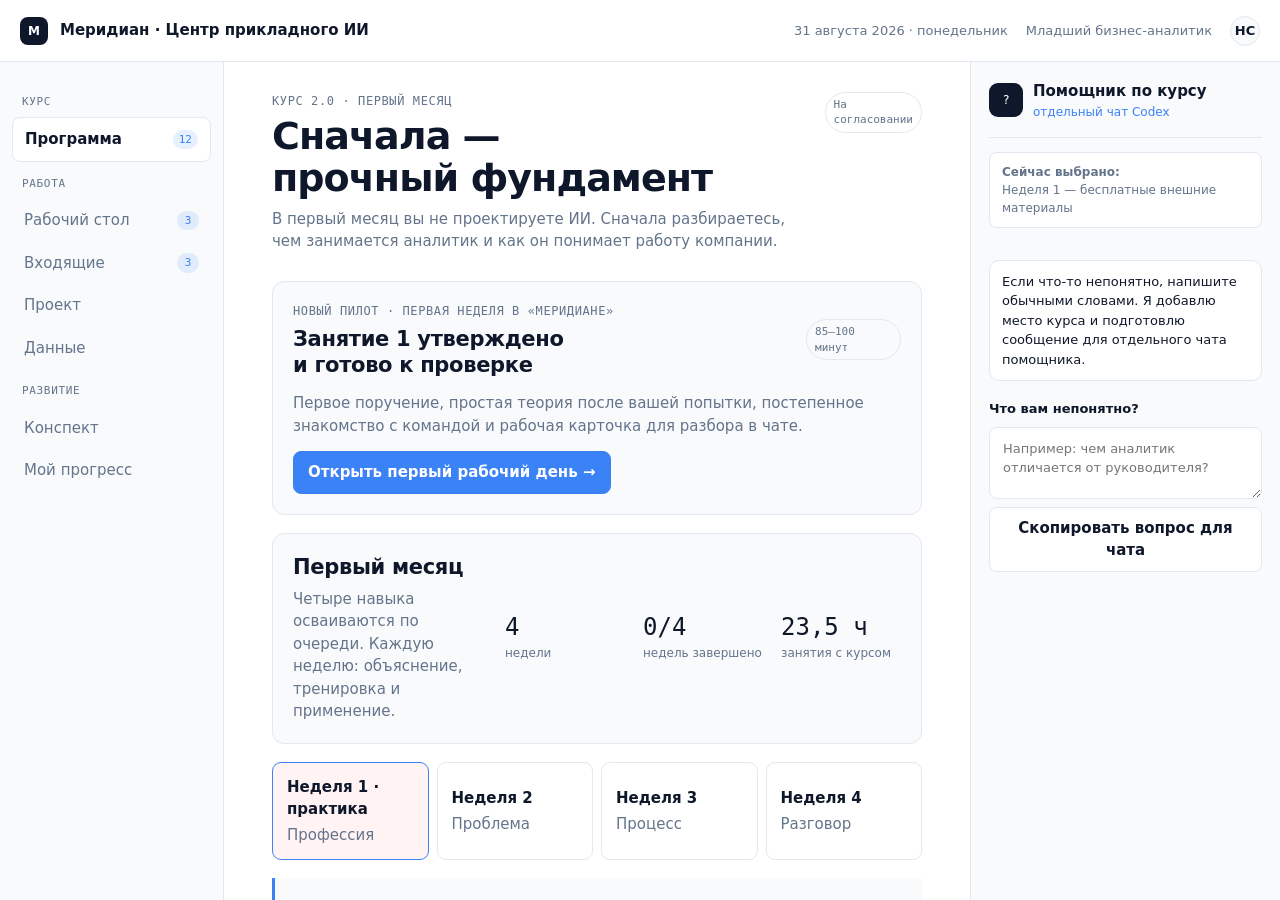
<file: prototypes/workspace-v1.html>
<!doctype html>
<html lang="ru">
<head>
  <meta charset="utf-8">
  <meta name="viewport" content="width=device-width, initial-scale=1">
  <title>Меридиан · Рабочее место аналитика</title>
  <style>
    :root {
      --bg:#FFFFFF;
      --surface:#F8FAFC;
      --fg:#0F172A;
      --muted:#64748B;
      --border:#E2E8F0;
      --accent:#3B82F6;
      --font-display:Inter,-apple-system,BlinkMacSystemFont,"Segoe UI",system-ui,sans-serif;
      --font-body:Inter,-apple-system,BlinkMacSystemFont,"Segoe UI",system-ui,sans-serif;
      --font-mono:ui-monospace,"JetBrains Mono","SF Mono",Menlo,monospace;
    }
    *{box-sizing:border-box}
    html,body{height:100%}
    body{margin:0;background:var(--bg);color:var(--fg);font:15px/1.5 var(--font-body);overflow:hidden}
    button,input,textarea{font:inherit}
    button{cursor:pointer}
    button:focus-visible,input:focus-visible,textarea:focus-visible{outline:3px solid color-mix(in oklch,var(--accent) 24%,transparent);outline-offset:2px}
    h1,h2,h3{font-family:var(--font-display);text-wrap:balance}
    .app{height:100%;display:grid;grid-template-columns:224px minmax(480px,1fr) 310px;grid-template-rows:62px minmax(0,1fr)}
    .topbar{grid-column:1/-1;display:flex;align-items:center;justify-content:space-between;padding:0 20px;border-bottom:1px solid var(--border);background:var(--bg)}
    .brand{display:flex;align-items:center;gap:12px;font-weight:650}
    .brand-mark{width:28px;height:28px;display:grid;place-items:center;border-radius:8px;background:var(--fg);color:var(--bg);font-size:12px}
    .top-status{display:flex;align-items:center;gap:18px;color:var(--muted);font-size:13px}
    .user{width:30px;height:30px;display:grid;place-items:center;border-radius:50%;background:var(--surface);border:1px solid var(--border);color:var(--fg);font-weight:650}
    .sidebar{padding:18px 12px;border-right:1px solid var(--border);background:var(--surface);overflow:auto}
    .side-label{margin:14px 10px 8px;color:var(--muted);font:11px/1.4 var(--font-mono);letter-spacing:.06em;text-transform:uppercase}
    .nav-btn{width:100%;display:flex;align-items:center;justify-content:space-between;padding:10px 12px;border:0;border-radius:8px;background:transparent;color:var(--muted);text-align:left}
    .nav-btn:hover{background:var(--bg);color:var(--fg)}
    .nav-btn.active{background:var(--bg);color:var(--fg);font-weight:600;border:1px solid var(--border)}
    .count{min-width:22px;padding:1px 6px;border-radius:999px;background:color-mix(in oklch,var(--accent) 12%,transparent);color:var(--accent);font:11px/1.6 var(--font-mono);text-align:center}
    .main{min-width:0;overflow:auto;background:var(--bg)}
    .view{display:none;padding:30px clamp(22px,4vw,48px) 60px}
    .view.active{display:block}
    .page-head{display:flex;align-items:flex-start;justify-content:space-between;gap:24px;margin-bottom:28px}
    .eyebrow{margin:0 0 6px;color:var(--muted);font:12px/1.5 var(--font-mono);letter-spacing:.05em;text-transform:uppercase}
    h1{margin:0;font-size:clamp(26px,3vw,38px);line-height:1.1;letter-spacing:-.025em}
    h2{margin:0;font-size:21px;line-height:1.25;letter-spacing:-.015em}
    h3{margin:0;font-size:15px}
    p{margin:8px 0 0;text-wrap:pretty}
    .muted{color:var(--muted)}
    .primary,.secondary{min-height:42px;padding:9px 14px;border-radius:8px;font-weight:600}
    .file-link{display:inline-flex;align-items:center;text-decoration:none;margin-top:14px}
    .primary{border:1px solid var(--accent);background:var(--accent);color:var(--bg)}
    .primary:hover{background:color-mix(in oklch,var(--accent) 88%,var(--fg))}
    .secondary{border:1px solid var(--border);background:var(--bg);color:var(--fg)}
    .secondary:hover{border-color:var(--muted)}
    .grid{display:grid;grid-template-columns:repeat(2,minmax(0,1fr));gap:14px}
    .card{padding:20px;border:1px solid var(--border);border-radius:12px;background:var(--bg)}
    .card.soft{background:var(--surface)}
    .card-head{display:flex;align-items:center;justify-content:space-between;gap:12px;margin-bottom:14px}
    .tag{display:inline-flex;padding:4px 8px;border:1px solid var(--border);border-radius:999px;color:var(--muted);font:11px/1.4 var(--font-mono)}
    .task-list{display:grid;gap:0;border:1px solid var(--border);border-radius:12px;overflow:hidden}
    .task-row{display:grid;grid-template-columns:90px 1fr auto;gap:14px;padding:16px 18px;border:0;border-bottom:1px solid var(--border);background:var(--bg);color:var(--fg);text-align:left}
    .task-row:last-child{border-bottom:0}
    .task-row:hover{background:var(--surface)}
    .task-row .time{color:var(--muted);font:12px/1.5 var(--font-mono)}
    .task-row strong{display:block;margin-bottom:3px}
    .workspace{border:1px solid var(--border);border-radius:12px;overflow:hidden}
    .workspace-tabs{display:flex;gap:2px;padding:8px;background:var(--surface);border-bottom:1px solid var(--border)}
    .tab-btn{padding:8px 12px;border:0;border-radius:7px;background:transparent;color:var(--muted)}
    .tab-btn.active{background:var(--bg);color:var(--fg);font-weight:600}
    .tab-panel{display:none;padding:26px}
    .tab-panel.active{display:block}
    .mail-meta{display:grid;grid-template-columns:70px 1fr;gap:8px;margin:18px 0 24px;color:var(--muted);font-size:13px}
    .mail-body{max-width:68ch;font-size:16px;line-height:1.65}
    .field{display:grid;gap:7px;margin-bottom:16px}
    label{font-size:13px;font-weight:600}
    textarea,input{width:100%;padding:11px 13px;border:1px solid var(--border);border-radius:8px;background:var(--bg);color:var(--fg)}
    textarea{min-height:108px;resize:vertical}
    .decision-list{display:grid;gap:10px;margin-top:18px}
    .decision{padding:14px 16px;border:1px solid var(--border);border-radius:9px;background:var(--bg);color:var(--fg);text-align:left}
    .decision:hover{border-color:var(--accent)}
    .decision.selected{border-color:var(--accent);background:color-mix(in oklch,var(--accent) 7%,var(--bg))}
    .result{display:none;margin-top:14px;padding:14px;border-left:3px solid var(--accent);background:var(--surface)}
    .result.show{display:block}
    .mentor{padding:18px;border-left:1px solid var(--border);background:var(--surface);overflow:auto}
    .mentor-head{display:flex;align-items:center;gap:10px;padding-bottom:16px;border-bottom:1px solid var(--border)}
    .mentor-avatar{width:34px;height:34px;display:grid;place-items:center;border-radius:9px;background:var(--fg);color:var(--bg);font:12px/1 var(--font-mono)}
    .online{color:var(--accent);font-size:12px}
    .state{display:grid;gap:10px;padding:18px 0;border-bottom:1px solid var(--border)}
    .state-row{display:flex;align-items:center;justify-content:space-between;gap:12px;font-size:13px}
    .state-row span:last-child{font-family:var(--font-mono)}
    .chat{display:flex;flex-direction:column;gap:10px;padding:18px 0}
    .bubble{padding:11px 12px;border:1px solid var(--border);border-radius:10px;background:var(--bg);font-size:13px}
    .bubble.me{margin-left:24px;background:color-mix(in oklch,var(--accent) 7%,var(--bg))}
    .chat-compose{display:grid;gap:8px}
    .chat-compose textarea{min-height:72px;font-size:13px}
    .progress{height:6px;border-radius:999px;background:var(--border);overflow:hidden}
    .progress span{display:block;width:18%;height:100%;background:var(--accent)}
    .kpi{font:26px/1.2 var(--font-mono);letter-spacing:-.03em}
    .empty{padding:54px 20px;text-align:center;color:var(--muted)}
    .lesson-head{margin-bottom:18px;padding:20px;border:1px solid var(--border);border-radius:12px;background:var(--surface)}
    .lesson-meta{display:flex;align-items:center;justify-content:space-between;gap:16px;margin-top:16px;color:var(--muted);font:12px/1.5 var(--font-mono)}
    .lesson-progress{height:7px;margin-top:9px;border-radius:999px;background:var(--border);overflow:hidden}
    .lesson-progress span{display:block;height:100%;width:11%;background:var(--accent);transition:width .2s ease}
    .lesson-stage{display:none;max-width:780px}
    .lesson-stage.active{display:block}
    .lesson-card{padding:26px;border:1px solid var(--border);border-radius:12px;background:var(--bg)}
    .lesson-card+.lesson-card{margin-top:14px}
    .lesson-card h2{font-size:25px;margin-bottom:12px}
    .lesson-card h3{font-size:17px;margin-top:22px}
    .why{padding:14px 16px;border-left:3px solid var(--accent);background:var(--surface);margin:18px 0}
    .concept-grid{display:grid;grid-template-columns:repeat(2,minmax(0,1fr));gap:10px;margin:18px 0}
    .concept{padding:15px;border:1px solid var(--border);border-radius:9px}
    .concept strong{display:block;margin-bottom:5px}
    .lesson-nav{display:flex;align-items:center;justify-content:space-between;gap:12px;margin-top:18px}
    .lesson-nav div{display:flex;gap:8px}
    .option-list{display:grid;gap:9px;margin-top:16px}
    .option{padding:13px 15px;border:1px solid var(--border);border-radius:9px;background:var(--bg);color:var(--fg);text-align:left}
    .option:hover{border-color:var(--accent)}
    .option.correct{border-color:var(--accent);background:color-mix(in oklch,var(--accent) 7%,var(--bg))}
    .feedback-box{display:none;margin-top:13px;padding:13px 15px;border-radius:9px;background:var(--surface)}
    .feedback-box.show{display:block}
    .message-box{padding:16px;border:1px solid var(--border);border-radius:9px;background:var(--surface);margin:14px 0}
    .message-box .sender{color:var(--muted);font:12px/1.5 var(--font-mono)}
    .metric-chain{display:grid;grid-template-columns:repeat(4,1fr);gap:8px;margin:18px 0}
    .metric-chain div{padding:13px;border:1px solid var(--border);border-radius:9px;font-size:13px}
    .metric-chain strong{display:block;margin-bottom:5px}
    .part-label{display:inline-flex;margin-bottom:12px;padding:4px 8px;border-radius:999px;background:color-mix(in oklch,var(--accent) 10%,transparent);color:var(--accent);font:11px/1.5 var(--font-mono)}
    .lesson-summary{display:grid;grid-template-columns:repeat(3,1fr);gap:10px;margin-top:18px}
    .lesson-summary div{padding:14px;border-top:2px solid var(--fg);background:var(--surface)}
    .month-overview{display:grid;grid-template-columns:1fr repeat(3,120px);gap:18px;align-items:center;padding:20px;border:1px solid var(--border);border-radius:12px;background:var(--surface);margin-bottom:18px}
    .month-stat strong{display:block;font:24px/1.2 var(--font-mono)}
    .month-stat span{color:var(--muted);font-size:12px}
    .week-switcher{display:grid;grid-template-columns:repeat(4,1fr);gap:8px;margin-bottom:18px}
    .week-button{padding:13px 14px;border:1px solid var(--border);border-radius:9px;background:var(--bg);color:var(--muted);text-align:left}
    .week-button strong{display:block;color:var(--fg);margin-bottom:3px}
    .week-button.active{border-color:var(--accent);background:color-mix(in oklch,var(--accent) 7%,var(--bg))}
    .week-panel{display:none}
    .week-panel.active{display:block}
    .week-intro{margin-bottom:14px;padding:18px 20px;border-left:3px solid var(--accent);background:var(--surface)}
    .session-grid{display:grid;grid-template-columns:repeat(3,minmax(0,1fr));gap:12px}
    .session-card{display:flex;flex-direction:column;min-height:245px;padding:18px;border:1px solid var(--border);border-radius:12px;background:var(--bg);color:var(--fg);text-align:left}
    a.session-card{text-decoration:none}
    .session-card:hover,.session-card.selected{border-color:var(--accent)}
    .session-card.completed{background:var(--surface)}
    .session-card.completed .mode{color:var(--accent)}
    .mode{display:inline-flex;align-self:flex-start;margin-bottom:16px;padding:4px 8px;border-radius:999px;background:var(--surface);color:var(--muted);font:11px/1.5 var(--font-mono)}
    .session-card h2{font-size:18px;margin-bottom:8px}
    .session-card p{font-size:14px;color:var(--muted)}
    .session-outcome{margin-top:auto;padding-top:15px;color:var(--fg);font-size:13px;border-top:1px solid var(--border)}
    .month-result{margin-top:18px;padding:20px;border:1px solid var(--border);border-radius:12px}
    .practice-block{margin-top:18px;padding:22px;border:1px solid var(--border);border-radius:12px;background:var(--surface)}
    .practice-block-head{display:flex;align-items:flex-start;justify-content:space-between;gap:16px;margin-bottom:16px}
    .practice-list{display:grid;gap:8px}
    .practice-item{display:grid;grid-template-columns:92px 1fr auto;gap:14px;align-items:start;padding:14px;border:1px solid var(--border);border-radius:9px;background:var(--bg)}
    .practice-item .duration{color:var(--muted);font:12px/1.5 var(--font-mono)}
    .practice-item p{margin:3px 0 0;color:var(--muted);font-size:13px}
    .practice-state{padding:3px 7px;border-radius:999px;background:var(--surface);color:var(--muted);font:11px/1.5 var(--font-mono)}
    .practice-item.current{border-color:var(--accent)}
    .practice-item.current .practice-state{color:var(--accent)}
    .practice-item.done{background:var(--surface)}
    .practice-item.done .practice-state{color:var(--accent)}
    .helper-context{margin:14px 0;padding:10px 12px;border:1px solid var(--border);border-radius:8px;background:var(--bg);color:var(--muted);font-size:12px}
    .copy-status{min-height:18px;color:var(--accent);font-size:12px}
    @media(max-width:1050px){.app{grid-template-columns:190px minmax(420px,1fr)}.mentor{display:none}}
    @media(max-width:760px){body{overflow:auto}.app{height:auto;min-height:100%;display:block}.topbar{position:sticky;top:0;z-index:5}.top-status>span{display:none}.sidebar{display:flex;gap:6px;overflow:auto;border-right:0;border-bottom:1px solid var(--border)}.side-label{display:none}.nav-btn{width:auto;flex:0 0 auto}.main{overflow:visible}.view{padding:22px 16px 50px}.grid,.concept-grid,.metric-chain,.lesson-summary,.session-grid,.month-overview{grid-template-columns:1fr}.week-switcher{grid-template-columns:repeat(2,1fr)}.practice-item{grid-template-columns:1fr}.task-row{grid-template-columns:1fr}.task-row .time{display:none}.page-head{display:block}.page-head button{margin-top:16px}}
  </style>
</head>
<body>
  <div class="app">
    <header class="topbar">
      <div class="brand"><span class="brand-mark">М</span><span>Меридиан · Центр прикладного ИИ</span></div>
      <div class="top-status"><span>31 августа 2026 · понедельник</span><span>Младший бизнес-аналитик</span><span class="user">НС</span></div>
    </header>

    <nav class="sidebar" aria-label="Рабочая навигация">
      <p class="side-label">Курс</p>
      <button class="nav-btn active" data-view-button="curriculum">Программа <span class="count">12</span></button>
      <p class="side-label">Работа</p>
      <button class="nav-btn" data-view-button="dashboard">Рабочий стол <span class="count">3</span></button>
      <button class="nav-btn" data-view-button="inbox">Входящие <span class="count">3</span></button>
      <button class="nav-btn" data-view-button="project">Проект</button>
      <button class="nav-btn" data-view-button="data">Данные</button>
      <p class="side-label">Развитие</p>
      <button class="nav-btn" data-view-button="notes">Конспект</button>
      <button class="nav-btn" data-view-button="progress">Мой прогресс</button>
    </nav>

    <main class="main">
      <section class="view active" data-view="curriculum" data-od-id="month-one-curriculum">
        <div class="page-head"><div><p class="eyebrow">Курс 2.0 · первый месяц</p><h1>Сначала — прочный фундамент</h1><p class="muted">В первый месяц вы не проектируете ИИ. Сначала разбираетесь, чем занимается аналитик и как он понимает работу компании.</p></div><span class="tag">На согласовании</span></div>
        <article class="card soft" style="margin-bottom:18px"><div class="card-head"><div><p class="eyebrow">Новый пилот · первая неделя в «Меридиане»</p><h2>Занятие 1 утверждено и готово к проверке</h2></div><span class="tag">85–100 минут</span></div><p class="muted">Первое поручение, простая теория после вашей попытки, постепенное знакомство с командой и рабочая карточка для разбора в чате.</p><a class="primary file-link" href="pilot-session-01.html">Открыть первый рабочий день →</a></article>
        <div class="month-overview">
          <div><h2>Первый месяц</h2><p class="muted">Четыре навыка осваиваются по очереди. Каждую неделю: объяснение, тренировка и применение.</p></div>
          <div class="month-stat"><strong>4</strong><span>недели</span></div>
          <div class="month-stat"><strong>0/4</strong><span>недель завершено</span></div>
          <div class="month-stat"><strong>23,5 ч</strong><span>занятия с курсом</span></div>
        </div>
        <div class="week-switcher" aria-label="Недели первого месяца">
          <button class="week-button active" data-week-button="1"><strong>Неделя 1 · практика</strong>Профессия</button>
          <button class="week-button" data-week-button="2"><strong>Неделя 2</strong>Проблема</button>
          <button class="week-button" data-week-button="3"><strong>Неделя 3</strong>Процесс</button>
          <button class="week-button" data-week-button="4"><strong>Неделя 4</strong>Разговор</button>
        </div>

        <section class="week-panel active" data-week="1" data-od-id="curriculum-week-1">
          <div class="week-intro"><strong>Главная мысль недели</strong><br>Аналитик помогает компании понять ситуацию и принять обоснованное решение.</div>
          <div class="session-grid">
            <button class="session-card completed" data-session-context="Неделя 1 — основы роли бизнес-аналитика"><span class="mode">Основы подтверждены</span><h2>1. Кто такой бизнес-аналитик</h2><p>Вы объяснили роль аналитика своими словами и перенесли ход мысли в кейс такси.</p><span class="session-outcome"><strong>Статус:</strong> понимание есть, углубление впереди.</span></button>
            <button class="session-card completed" data-session-context="Неделя 1 — основы аналитического мышления"><span class="mode">Основы подтверждены</span><h2>2. Как аналитик думает</h2><p>Вы научились создавать возможные причины и выбирать информацию для проверки.</p><span class="session-outcome"><strong>Статус:</strong> понимание есть, нужна самостоятельная практика.</span></button>
            <button class="session-card completed" data-session-context="Неделя 1 — основы работы с участниками"><span class="mode">Основы подтверждены</span><h2>3. Кто знает разные части ситуации</h2><p>Вы разобрали роли сотрудника процесса, программиста и руководителя.</p><span class="session-outcome"><strong>Статус:</strong> понимание есть, рабочий результат ещё не создан.</span></button>
          </div>
          <div class="practice-block">
            <div class="practice-block-head"><div><h2>Углубление и практика недели 1</h2><p class="muted">Неделя завершится после самостоятельного исследования и рабочего результата, а не после короткого диалога.</p></div><span class="tag">ещё 5–6 часов</span></div>
            <div class="practice-list">
              <div class="practice-item done"><span class="duration">выполнено</span><div><strong>1. Границы работы аналитика</strong><p>Подтверждено на случаях клиники, трансфера, ресторана и технической неисправности холодильника.</p></div><span class="practice-state">готово</span></div>
              <div class="practice-item done"><span class="duration">выполнено</span><div><strong>2. Лаборатория четырёх отраслей</strong><p>Разобраны ресторан, туризм, интернет-магазин и финансовый сервис с данными, ограничениями и решениями.</p></div><span class="practice-state">готово</span></div>
              <div class="practice-item done"><span class="duration">выполнено</span><div><strong>3. Рабочее исследование «Меридиана»</strong><p>Восстановлены каналы ночных обращений, проверены данные приложения и звонков, нагрузка сотрудников, пилот и защитные показатели.</p></div><span class="practice-state">готово</span></div>
              <div class="practice-item current"><span class="duration">в процессе</span><div><strong>4. Бесплатные внешние материалы</strong><p>Русское видео о бизнес- и системном аналитике просмотрено. Главные выводы переносятся в единый живой конспект.</p></div><span class="practice-state">сейчас</span></div>
              <div class="practice-item"><span class="duration">≈ 120 минут</span><div><strong>5. Новый случай без подсказок</strong><p>Покажете перенос навыка на незнакомый бизнес и получите разбор после собственной попытки.</p></div><span class="practice-state">впереди</span></div>
              <div class="practice-item"><span class="duration">≈ 90 минут</span><div><strong>6. Рабочий результат и повторение</strong><p>Доведёте карту команды до портфолио и повторите ключевую мысль через несколько дней.</p></div><span class="practice-state">впереди</span></div>
            </div>
          </div>
        </section>

        <section class="week-panel" data-week="2" data-od-id="curriculum-week-2">
          <div class="week-intro"><strong>Главная мысль недели</strong><br>Первая предложенная идея может быть полезной, но сначала нужно понять проблему.</div>
          <div class="session-grid">
            <button class="session-card" data-session-context="Неделя 2, занятие 4 — Проблема, причина, цель и решение"><span class="mode">Учебная аудитория · 90 минут</span><h2>4. Проблема и решение</h2><p>На примере холодной квартиры разберём разницу между тем, что произошло, почему это могло произойти и что можно сделать.</p><span class="session-outcome"><strong>Результат:</strong> перестанете путать проблему с готовой идеей.</span></button>
            <button class="session-card" data-session-context="Неделя 2, занятие 5 — Практика на разных бизнесах"><span class="mode">Лаборатория · 90 минут</span><h2>5. Четыре разных бизнеса</h2><p>Потренируемся на ресторане, туристическом агентстве, интернет-магазине и клинике.</p><span class="session-outcome"><strong>Результат:</strong> сможете разобрать новый случай без формы.</span></button>
            <button class="session-card" data-session-context="Неделя 2, занятие 6 — Задержка заселения в отеле"><span class="mode">Рабочее место · 90 минут</span><h2>6. Задержка заселения</h2><p>Управляющий предлагает новые стойки регистрации. Вы выясняете, что нужно узнать до покупки.</p><span class="session-outcome"><strong>Результат:</strong> заметка из четырёх простых пунктов.</span></button>
          </div>
        </section>

        <section class="week-panel" data-week="3" data-od-id="curriculum-week-3">
          <div class="week-intro"><strong>Главная мысль недели</strong><br>Чтобы улучшить работу, сначала нужно увидеть, как она происходит сейчас.</div>
          <div class="session-grid">
            <button class="session-card" data-session-context="Неделя 3, занятие 7 — Что такое процесс"><span class="mode">Учебная аудитория · 90 минут</span><h2>7. Работа по шагам</h2><p>На примере заказа еды увидим начало, действия, решения, исключения и конец обычной работы.</p><span class="session-outcome"><strong>Результат:</strong> сможете пересказать процесс по порядку.</span></button>
            <button class="session-card" data-session-context="Неделя 3, занятие 8 — Простая схема процесса"><span class="mode">Лаборатория · 90 минут</span><h2>8. Нарисовать процесс</h2><p>Превратим обычный рассказ в понятную схему из прямоугольников и стрелок — без сложных стандартов.</p><span class="session-outcome"><strong>Результат:</strong> схема, понятная другому человеку.</span></button>
            <button class="session-card" data-session-context="Неделя 3, занятие 9 — Процесс заселения гостя"><span class="mode">Рабочее место · 90 минут</span><h2>9. Заселение гостя</h2><p>Соберёте текущий процесс заселения и отметите одно место, где появляется ожидание.</p><span class="session-outcome"><strong>Результат:</strong> первая рабочая схема.</span></button>
          </div>
        </section>

        <section class="week-panel" data-week="4" data-od-id="curriculum-week-4">
          <div class="week-intro"><strong>Главная мысль недели</strong><br>Аналитик не угадывает, как работает компания, а спрашивает людей и проверяет услышанное.</div>
          <div class="session-grid">
            <button class="session-card" data-session-context="Неделя 4, занятие 10 — Как проводить рабочий разговор"><span class="mode">Учебная аудитория · 90 минут</span><h2>10. Понятные вопросы</h2><p>Разберём, как спросить сотрудника о реальной работе и не подсказать ему желаемый ответ.</p><span class="session-outcome"><strong>Результат:</strong> три полезных вопроса сотруднику.</span></button>
            <button class="session-card" data-session-context="Неделя 4, занятие 11 — Тренировочное интервью"><span class="mode">Лаборатория · 90 минут</span><h2>11. Разговор с администратором</h2><p>Проведём разговор вместе: вы задаёте вопросы, получаете неполные ответы и учитесь уточнять.</p><span class="session-outcome"><strong>Результат:</strong> понятный конспект разговора.</span></button>
            <button class="session-card" data-session-context="Неделя 4, занятие 12 — Первое исследование"><span class="mode">Рабочее место · 90 минут</span><h2>12. Первое исследование</h2><p>Сравните рассказы двух сотрудников и обновите схему заселения, не выдавая мнение за доказанный факт.</p><span class="session-outcome"><strong>Результат:</strong> первый небольшой пакет аналитика.</span></button>
          </div>
          <div class="practice-block">
            <div class="practice-block-head"><div><h2>Обязательный модуль: выступления и рабочие встречи</h2><p class="muted">Сначала научитесь доносить вывод, затем проведёте встречу, которая заканчивается решением, ответственными и сроками.</p></div><span class="tag">≈ 5,5 часов</span></div>
            <div class="practice-list">
              <div class="practice-item"><span class="duration">≈ 30 минут</span><div><strong>1. Исходная запись</strong><p>Запишите трёхминутное сообщение директору до изучения материалов. Это точка отсчёта, а не экзамен.</p></div><span class="practice-state">впереди</span></div>
              <div class="practice-item"><span class="duration">≈ 3 ч 20 мин</span><div><strong>2. Видео Романа Назарова</strong><p>Обязательно посмотреть две содержательные части; заставку и двадцатиминутный перерыв можно пропустить.</p><p><a class="secondary file-link" href="https://www.youtube.com/watch?v=1Q50_nwt7qs" target="_blank" rel="noopener">Открыть видео</a></p></div><span class="practice-state">обязательно</span></div>
              <div class="practice-item"><span class="duration">≈ 30 минут</span><div><strong>3. Два текста и русский путеводитель</strong><p>Подготовка выступления, критический разбор советов и полный цикл продуктивной встречи.</p><p><a class="secondary file-link" href="../curriculum/PUBLIC-SPEAKING-AND-MEETINGS.md">Открыть маршрут</a></p></div><span class="practice-state">обязательно</span></div>
              <div class="practice-item"><span class="duration">≈ 60 минут</span><div><strong>4. Пятиминутное выступление</strong><p>Представьте директору факты, неизвестное, предложение и риск, который нельзя ухудшить.</p></div><span class="practice-state">впереди</span></div>
              <div class="practice-item"><span class="duration">≈ 60 минут</span><div><strong>5. Рабочая встреча</strong><p>Проведите двадцатиминутную встречу по пилоту и выпустите итог с решением, ответственными и сроками.</p></div><span class="practice-state">впереди</span></div>
            </div>
          </div>
        </section>

        <div class="month-result"><h2>После первого месяца</h2><p>Вы сможете простыми словами объяснить работу аналитика, отличить проблему от решения, показать процесс по шагам и задать сотруднику понятные вопросы. Метрики, данные, SQL и устройство ИИ начнутся позже.</p><p><a class="secondary file-link" href="../competencies/INTERN-REQUIRED-KNOWLEDGE.md">Открыть обязательную карту уровня «Стажёр»</a></p></div>
      </section>

      <section class="view" data-view="learning" data-od-id="learning-day">
        <div class="page-head"><div><p class="eyebrow">Неделя 1 · день 1</p><h1>От громкой идеи — к проверяемой задаче</h1><p class="muted">Полноценное занятие: 3 части по 30 минут. Можно остановиться после любой части.</p></div><span class="tag">Навык: постановка задачи</span></div>
        <div class="lesson-head">
          <strong data-stage-title>Часть 1 · Рабочее событие</strong>
          <div class="lesson-meta"><span data-stage-counter>Шаг 1 из 9</span><span data-stage-time>≈ 5 минут</span></div>
          <div class="lesson-progress" aria-label="Прогресс занятия"><span data-lesson-progress></span></div>
        </div>

        <div class="lesson-stage active" data-stage="0" data-title="Часть 1 · Рабочее событие" data-time="≈ 5 минут">
          <article class="lesson-card">
            <span class="part-label">Часть 1 из 3 · Контекст</span>
            <h2>Ваш первый день начался с поручения директора</h2>
            <p>Вы вышли младшим бизнес-аналитиком в Центр прикладного ИИ группы «Меридиан». Через четыре дня инвестиционный комитет решит, что делать с идеей AI-консьержа.</p>
            <div class="message-box"><div class="sender">Андрей Крылов · генеральный директор · 09:07</div><p><strong>AI-консьерж надо запустить за месяц</strong></p><p>Количество жалоб выросло. Конкуренты уже используют AI. Предлагаю запустить консьержа в приложении: пусть отвечает круглосуточно и разгрузит контактный центр. Жду план и прогноз экономии.</p></div>
            <div class="why"><strong>Ваша задача сегодня</strong><br>Не построить бота, а подготовить разумный следующий шаг: что именно нужно решить руководству и что необходимо проверить до траты денег.</div>
          </article>
        </div>

        <div class="lesson-stage" data-stage="1" data-title="Часть 1 · Теория простыми словами" data-time="≈ 10 минут">
          <article class="lesson-card">
            <span class="part-label">Теория</span>
            <h2>Руководитель принёс решение раньше задачи</h2>
            <p>Фраза «давайте внедрим AI» говорит, <em>что хотят купить или построить</em>, но не говорит, <em>какое изменение должно произойти в бизнесе</em>. Один и тот же симптом может иметь разные причины, а значит — разные решения.</p>
            <div class="concept-grid">
              <div class="concept"><strong>Симптом</strong>То, что заметили: жалоб стало больше.</div>
              <div class="concept"><strong>Предположение</strong>Возможное объяснение: гости долго ждут ответа.</div>
              <div class="concept"><strong>Предложенное решение</strong>Идея инструмента: запустить AI-консьержа.</div>
              <div class="concept"><strong>Бизнес-задача</strong>Какой результат нужен и какое решение должен принять руководитель.</div>
            </div>
            <div class="why"><strong>Зачем это вам как аналитику:</strong> если причина жалоб — ошибки бронирования, быстрый чат не устранит проблему. Аналитик защищает компанию от дорогого решения не той задачи.</div>
            <h3>Профессиональное название</h3><p>Такое уточнение называется <strong>problem framing</strong> — постановка или рамка проблемы.</p>
          </article>
        </div>

        <div class="lesson-stage" data-stage="2" data-title="Часть 1 · Разобранный пример" data-time="≈ 10 минут">
          <article class="lesson-card">
            <span class="part-label">Пример из ресторана</span>
            <h2>«Нам нужен робот для кухни»</h2>
            <p>Директор ресторана видит, что заказы выходят медленно, и предлагает купить робота. Аналитик не спорит с идеей, а раскладывает ситуацию:</p>
            <div class="concept-grid">
              <div class="concept"><strong>Наблюдение</strong>30% заказов готовятся дольше 20 минут.</div>
              <div class="concept"><strong>Возможные причины</strong>Очередь на одной станции, неверный прогноз загрузки, нехватка заготовок.</div>
              <div class="concept"><strong>Решения</strong>Перестроить процесс, изменить график, улучшить прогноз или применить оборудование.</div>
              <div class="concept"><strong>Решение руководства</strong>Выделять ли деньги на двухнедельную диагностику и пилот.</div>
            </div>
            <p><strong>Главная мысль:</strong> аналитик не обязан заранее знать ответ. Он должен сделать неопределённость видимой и предложить дешёвый способ её уменьшить.</p>
          </article>
        </div>

        <div class="lesson-stage" data-stage="3" data-title="Часть 1 · Ваша первая попытка" data-time="≈ 5 минут">
          <article class="lesson-card">
            <span class="part-label">Практика · несколько попыток</span>
            <h2>Что означает фраза «бот возьмёт половину вопросов»?</h2>
            <p>Выберите наиболее точный вариант. Если ошибётесь, получите подсказку, а не готовый ответ.</p>
            <div class="option-list" data-quiz="assumption">
              <button class="option" data-answer="wrong">Проверенный факт о работе поддержки</button>
              <button class="option" data-answer="correct">Предположение о будущем эффекте</button>
              <button class="option" data-answer="wrong">Окончательное решение руководства</button>
            </div>
            <div class="feedback-box" data-feedback="assumption" role="status"></div>
          </article>
        </div>

        <div class="lesson-stage" data-stage="4" data-title="Часть 2 · Теория метрик" data-time="≈ 10 минут">
          <article class="lesson-card">
            <span class="part-label">Часть 2 из 3 · Теория</span>
            <h2>Как понять, стало ли бизнесу лучше</h2>
            <p>Нельзя измерять успех количеством разговоров с ботом: это показывает активность инструмента, а не пользу гостю. Нужна связка из четырёх элементов.</p>
            <div class="metric-chain">
              <div><strong>Результат</strong>Проблема гостя решена быстрее.</div>
              <div><strong>Главная метрика</strong>Доля проблем, решённых ≤ 15 минут.</div>
              <div><strong>Драйвер</strong>Время первого ответа.</div>
              <div><strong>Защита</strong>Повторные обращения не растут.</div>
            </div>
            <p><strong>Защитная метрика</strong> (guardrail metric) следит, чтобы улучшение одного показателя не испортило что-то важное. Например, менеджеры могут отвечать быстрее, но давать бесполезные ответы.</p>
          </article>
        </div>

        <div class="lesson-stage" data-stage="5" data-title="Часть 2 · Разобранный пример" data-time="≈ 10 минут">
          <article class="lesson-card">
            <span class="part-label">Пример из отеля</span>
            <h2>Быстро ответить — ещё не значит помочь</h2>
            <p>Отель сократил среднее время первого ответа с 12 до 3 минут. На первый взгляд проект успешен. Но доля повторных обращений выросла с 18% до 31%: операторы стали быстро отправлять шаблон и закрывать диалог.</p>
            <div class="lesson-summary">
              <div><strong>Ускорили</strong><br>Первый ответ</div>
              <div><strong>Повредили</strong><br>Решение проблемы</div>
              <div><strong>Обнаружили</strong><br>Защитной метрикой</div>
            </div>
            <div class="why"><strong>Вывод:</strong> одна цифра почти всегда создаёт слепую зону. Система метрик показывает результат, причины и возможный ущерб вместе.</div>
          </article>
        </div>

        <div class="lesson-stage" data-stage="6" data-title="Часть 2 · Проверка понимания" data-time="≈ 10 минут">
          <article class="lesson-card">
            <span class="part-label">Практика</span>
            <h2>Какой показатель первым заметит ухудшение качества?</h2>
            <p>Команда отвечает быстрее, но гости вынуждены писать снова.</p>
            <div class="option-list" data-quiz="guardrail">
              <button class="option" data-answer="wrong">Медианное время первого ответа</button>
              <button class="option" data-answer="correct">Доля повторных обращений за 48 часов</button>
              <button class="option" data-answer="wrong">Количество диалогов с AI-консьержем</button>
            </div>
            <div class="feedback-box" data-feedback="guardrail" role="status"></div>
          </article>
        </div>

        <div class="lesson-stage" data-stage="7" data-title="Часть 3 · Как оформить рекомендацию" data-time="≈ 10 минут">
          <article class="lesson-card">
            <span class="part-label">Часть 3 из 3 · Теория</span>
            <h2>Хорошая рекомендация не притворяется, что всё известно</h2>
            <p>Руководителю нужен не пересказ исследования, а понятный выбор. Короткая аналитическая записка отвечает на пять вопросов:</p>
            <ol><li>Какое решение предстоит принять?</li><li>Что уже известно?</li><li>Что пока только предполагается?</li><li>Как измерим пользу и возможный ущерб?</li><li>Какой следующий шаг уменьшит неопределённость?</li></ol>
            <div class="why"><strong>Не нужно обещать точную экономию без данных.</strong> Профессиональный ответ может звучать так: «Сейчас рано выбирать технологию; за две недели проверим состав обращений, причины задержек и достижимый эффект».</div>
          </article>
        </div>

        <div class="lesson-stage" data-stage="8" data-title="Часть 3 · Рабочий результат" data-time="≈ 20 минут">
          <article class="lesson-card">
            <span class="part-label">Финальная практика</span>
            <h2>Подготовьте записку директору</h2>
            <p>Черновик сохраняется только в вашем браузере. Обсудите его со мной в чате — я не буду сразу показывать полный ответ.</p>
            <div class="field"><label for="lesson-decision">1. Какое решение должен принять комитет?</label><textarea id="lesson-decision" placeholder="Комитет должен решить, стоит ли…"></textarea></div>
            <div class="field"><label for="lesson-facts">2. Что мы действительно знаем?</label><textarea id="lesson-facts" placeholder="Укажите проверяемые сведения и их источники"></textarea></div>
            <div class="field"><label for="lesson-assumptions">3. Что необходимо проверить?</label><textarea id="lesson-assumptions" placeholder="Причина роста, состав обращений, ожидаемый эффект…"></textarea></div>
            <div class="field"><label for="lesson-metrics">4. Главная и защитная метрики</label><textarea id="lesson-metrics" placeholder="Главная — …; защитная — …"></textarea></div>
            <div class="field"><label for="lesson-next">5. Ваш следующий шаг</label><textarea id="lesson-next" placeholder="В течение двух недель мы…"></textarea></div>
            <button class="secondary" data-save-brief>Сохранить черновик</button>
            <h3>Какой путь вы рекомендуете?</h3>
            <div class="decision-list"><button class="decision" data-lesson-choice="launch">Запустить AI-консьержа за 30 дней</button><button class="decision" data-lesson-choice="diagnose">Провести двухнедельную диагностику</button><button class="decision" data-lesson-choice="decline">Отклонить инициативу</button></div>
            <div class="result" data-lesson-result role="status"></div>
          </article>
        </div>

        <div class="lesson-nav"><button class="secondary" data-stage-back disabled>← Назад</button><div><button class="secondary" data-save-place>Сохранить и выйти</button><button class="primary" data-stage-next>Далее →</button></div></div>
      </section>

      <section class="view" data-view="dashboard" data-od-id="dashboard">
        <div class="page-head"><div><p class="eyebrow">Ваш первый рабочий день</p><h1>Доброе утро, Никита</h1><p class="muted">Сначала разберитесь, что руководство действительно должно решить.</p></div><button class="primary" data-open-task>Продолжить задачу</button></div>
        <div class="grid">
          <article class="card soft"><div class="card-head"><h2>Сегодня</h2><span class="tag">1 из 3</span></div><p><strong>09:07 · Поручение директора</strong></p><p class="muted">Подготовить позицию по запуску AI-консьержа к пятничному комитету.</p></article>
          <article class="card"><div class="card-head"><h2>Текущий проект</h2><span class="tag">Диагностика</span></div><p><strong>AI-консьерж для гостей</strong></p><p class="muted">Решение ещё не принято · бюджет проверки 2,4 млн ₽</p></article>
          <article class="card"><div class="card-head"><h2>Ближайший срок</h2><span class="tag">4 дня</span></div><p class="kpi">Пт · 11:00</p><p class="muted">Инвестиционный комитет</p></article>
          <article class="card"><div class="card-head"><h2>Прогресс недели</h2><span class="tag">18%</span></div><div class="progress"><span></span></div><p class="muted">Открыто первое рабочее событие.</p></article>
        </div>
      </section>

      <section class="view" data-view="inbox" data-od-id="inbox">
        <div class="page-head"><div><p class="eyebrow">Входящие · 3 новых</p><h1>Рабочая почта</h1></div></div>
        <div class="task-list">
          <button class="task-row" data-open-task><span class="time">09:07</span><span><strong>AI-консьерж надо запустить за месяц</strong><span class="muted">Андрей Крылов · генеральный директор</span></span><span class="count">1</span></button>
          <button class="task-row"><span class="time">09:13</span><span><strong>Re: AI-консьерж</strong><span class="muted">Сергей Лапин · гостиничное направление</span></span><span></span></button>
          <button class="task-row"><span class="time">09:16</span><span><strong>Цифры жалоб требуют проверки</strong><span class="muted">Ирина Белова · руководитель данных</span></span><span></span></button>
        </div>
      </section>

      <section class="view" data-view="project" data-od-id="project">
        <div class="page-head"><div><p class="eyebrow">Проект 01 · обслуживание гостей</p><h1>AI-консьерж</h1><p class="muted">Проверить проблему, ожидаемый эффект и возможные решения до выбора технологии.</p></div><span class="tag">Решение не принято</span></div>
        <div class="workspace">
          <div class="workspace-tabs"><button class="tab-btn active" data-tab-button="mail">Письмо</button><button class="tab-btn" data-tab-button="notes">Заметки</button><button class="tab-btn" data-tab-button="decision">Решение</button></div>
          <div class="tab-panel active" data-tab="mail">
            <h2>AI-консьерж надо запустить за месяц</h2>
            <div class="mail-meta"><span>От</span><strong>Андрей Крылов, генеральный директор</strong><span>Кому</span><strong>Центр прикладного ИИ</strong><span>Срок</span><strong>Пятница, 11:00</strong></div>
            <div class="mail-body"><p>Коллеги, количество жалоб на обслуживание выросло. Конкуренты уже рассказывают про AI.</p><p>Предлагаю за 30 дней запустить консьержа в приложении: пусть отвечает гостям круглосуточно и разгрузит контактный центр. На пятничном комитете жду план и прогноз экономии.</p></div>
            <p><button class="primary" data-next-tab="notes">Разобрать поручение</button></p>
          </div>
          <div class="tab-panel" data-tab="notes">
            <div class="field"><label for="decision-note">Какое решение должен принять комитет?</label><textarea id="decision-note" placeholder="Комитет должен решить, стоит ли…"></textarea></div>
            <div class="field"><label for="facts-note">Что здесь является фактом?</label><textarea id="facts-note" placeholder="Выпишите только проверяемые утверждения"></textarea></div>
            <div class="field"><label for="guess-note">Что пока является предположением?</label><textarea id="guess-note" placeholder="Какие объяснения и обещания ещё не подтверждены?"></textarea></div>
            <button class="primary" data-save-notes>Сохранить заметки</button>
          </div>
          <div class="tab-panel" data-tab="decision">
            <h2>Ваше предварительное решение</h2><p class="muted">Выберите путь. Это изменит состояние проекта, но не заблокирует обучение.</p>
            <div class="decision-list"><button class="decision" data-choice="launch">Запустить AI-консьержа за 30 дней</button><button class="decision" data-choice="diagnose">Провести двухнедельную диагностику</button><button class="decision" data-choice="decline">Отклонить инициативу и перераспределить бюджет</button></div>
            <div class="result" role="status"></div>
          </div>
        </div>
      </section>

      <section class="view" data-view="data" data-od-id="data">
        <div class="page-head"><div><p class="eyebrow">Доступные источники</p><h1>Данные проекта</h1><p class="muted">На первом дне доступна только информация о происхождении данных.</p></div></div>
        <div class="task-list"><div class="task-row"><span class="time">Обновлён</span><span><strong>Отчёт контактного центра</strong><span class="muted">Звонки и почта · владелец: Операции</span></span><span class="tag">Доступен</span></div><div class="task-row"><span class="time">С июля</span><span><strong>Обращения из приложения</strong><span class="muted">Новый источник · определение требует сверки</span></span><span class="tag">Риск</span></div><div class="task-row"><span class="time">Еженед.</span><span><strong>Жалобы гостиничного направления</strong><span class="muted">Ручная Excel-сводка управляющих</span></span><span class="tag">Запрошен</span></div></div>
      </section>

      <section class="view" data-view="notes" data-od-id="course-notes">
        <div class="page-head"><div><p class="eyebrow">Единая база знаний</p><h1>Живой конспект курса</h1><p class="muted">После каждого завершённого блока сюда добавляется только то, что нужно помнить и применять.</p></div><span class="tag">обновляется весь курс</span></div>
        <div class="grid">
          <article class="card"><h2>Рабочий цикл аналитика</h2><p>Запрос → масштаб проблемы → текущая работа → проверка причин → желаемый результат → варианты → пилот и оценка.</p></article>
          <article class="card"><h2>Главное различие ролей</h2><p>Бизнес-аналитик выясняет, что и зачем менять. Системный аналитик — как системы должны поддержать выбранное изменение.</p></article>
          <article class="card"><h2>Правило доказательств</h2><p>Факт, свидетельство сотрудника и гипотеза — три разных уровня уверенности. Их нельзя смешивать.</p></article>
          <article class="card"><h2>Правило проверки</h2><p>Улучшение основной метрики не считается успехом, если важная защитная метрика заметно ухудшилась.</p></article>
        </div>
        <div class="month-result"><h2>Полная версия</h2><p>В отдельных файлах хранятся теория и точная форма, по которой можно разбирать учебный кейс, рабочую задачу или вопрос на собеседовании.</p><a class="secondary file-link" href="../archive/legacy-course-v2/COURSE-NOTES.md">Открыть полный конспект</a> <a class="secondary file-link" href="../templates/CASE-ANALYSIS-TEMPLATE.md">Открыть шаблон кейса</a></div>
      </section>

      <section class="view" data-view="progress" data-od-id="progress">
        <div class="page-head"><div><p class="eyebrow">Личный профиль</p><h1>Профессиональный прогресс</h1><p class="muted">Не очки ради игры, а доказательства того, что вам уже можно доверить.</p></div></div>
        <div class="grid"><article class="card"><h2>Подтверждённые основы</h2><p>Роль аналитика, возможные причины, выбор участников и проверка гипотез данными.</p></article><article class="card"><h2>Текущая работа</h2><p>Бесплатные внешние материалы с русским путеводителем.</p></article><article class="card"><h2>Завершённые недели</h2><p class="kpi">0 из 4</p></article><article class="card"><h2>Что осталось</h2><p>Внешние материалы, новый случай без подсказок, рабочий результат и повторение.</p></article></div>
      </section>
    </main>

    <aside class="mentor">
      <div class="mentor-head"><span class="mentor-avatar">?</span><div><strong>Помощник по курсу</strong><div class="online">отдельный чат Codex</div></div></div>
      <div class="helper-context"><strong>Сейчас выбрано:</strong><br><span data-help-context>Неделя 1 — бесплатные внешние материалы</span></div>
      <div class="chat"><div class="bubble">Если что-то непонятно, напишите обычными словами. Я добавлю место курса и подготовлю сообщение для отдельного чата помощника.</div></div>
      <div class="chat-compose"><label for="mentor-question">Что вам непонятно?</label><textarea id="mentor-question" placeholder="Например: чем аналитик отличается от руководителя?"></textarea><button class="secondary" data-copy-help>Скопировать вопрос для чата</button><div class="copy-status" data-copy-status role="status"></div></div>
    </aside>
  </div>
  <script>
    const viewButtons=[...document.querySelectorAll('[data-view-button]')];
    const views=[...document.querySelectorAll('[data-view]')];
    function openView(name){viewButtons.forEach(b=>b.classList.toggle('active',b.dataset.viewButton===name));views.forEach(v=>v.classList.toggle('active',v.dataset.view===name));}
    viewButtons.forEach(button=>button.addEventListener('click',()=>openView(button.dataset.viewButton)));
    const weekButtons=[...document.querySelectorAll('[data-week-button]')];
    const weekPanels=[...document.querySelectorAll('[data-week]')];
    const helpContext=document.querySelector('[data-help-context]');
    function selectSession(card){document.querySelectorAll('[data-session-context]').forEach(item=>item.classList.remove('selected'));card.classList.add('selected');helpContext.textContent=card.dataset.sessionContext;localStorage.setItem('workspace-help-context',card.dataset.sessionContext)}
    weekButtons.forEach(button=>button.addEventListener('click',()=>{weekButtons.forEach(item=>item.classList.toggle('active',item===button));weekPanels.forEach(panel=>panel.classList.toggle('active',panel.dataset.week===button.dataset.weekButton));const first=document.querySelector(`[data-week="${button.dataset.weekButton}"] [data-session-context]`);if(first)selectSession(first)}));
    document.querySelectorAll('[data-session-context]').forEach(card=>card.addEventListener('click',()=>selectSession(card)));
    async function copyText(value){try{await navigator.clipboard.writeText(value);return true}catch(error){const area=document.createElement('textarea');area.value=value;area.style.position='fixed';area.style.opacity='0';document.body.appendChild(area);area.select();const copied=document.execCommand('copy');area.remove();return copied}}
    document.querySelector('[data-copy-help]').addEventListener('click',async()=>{const input=document.querySelector('#mentor-question');const status=document.querySelector('[data-copy-status]');const question=input.value.trim();if(!question){status.textContent='Сначала напишите, что именно непонятно.';return}const message=`Я прохожу курс «Бизнес-аналитик по внедрению ИИ». Сейчас я нахожусь здесь: ${helpContext.textContent}. Мне непонятно: ${question} Объясни максимально простым языком и приведи один знакомый пример.`;const copied=await copyText(message);status.textContent=copied?'Вопрос скопирован. Откройте чат «Помощник по курсу», вставьте сообщение и отправьте.':'Не удалось скопировать. Выделите вопрос и отправьте его в чат «Помощник по курсу».'});
    document.querySelectorAll('[data-open-task]').forEach(button=>button.addEventListener('click',()=>openView('project')));
    const tabButtons=[...document.querySelectorAll('[data-tab-button]')];
    const panels=[...document.querySelectorAll('[data-tab]')];
    function openTab(name){tabButtons.forEach(b=>b.classList.toggle('active',b.dataset.tabButton===name));panels.forEach(p=>p.classList.toggle('active',p.dataset.tab===name));}
    tabButtons.forEach(button=>button.addEventListener('click',()=>openTab(button.dataset.tabButton)));
    document.querySelectorAll('[data-next-tab]').forEach(button=>button.addEventListener('click',()=>openTab(button.dataset.nextTab)));
    document.querySelector('[data-save-notes]').addEventListener('click',()=>{localStorage.setItem('workspace-notes',JSON.stringify({decision:document.querySelector('#decision-note').value,facts:document.querySelector('#facts-note').value,guess:document.querySelector('#guess-note').value}));openTab('decision');});
    const saved=JSON.parse(localStorage.getItem('workspace-notes')||'{}');document.querySelector('#decision-note').value=saved.decision||'';document.querySelector('#facts-note').value=saved.facts||'';document.querySelector('#guess-note').value=saved.guess||'';
    const result=document.querySelector('[data-view="project"] .result');
    const consequences={launch:{text:'Бюджет поставщика зарезервирован. ИТ требует срочной проверки, риск проекта вырос.',budget:'0,6 млн ₽',risk:'Высокий',trust:'Осторожное',evidence:'Недостаточно'},diagnose:{text:'Комитет сохраняет бюджет и даёт две недели на проверку данных и вариантов решения.',budget:'2,4 млн ₽',risk:'Контролируемый',trust:'Растёт',evidence:'Собираются'},decline:{text:'Бюджет сохранён, но директор просит доказать, почему не стоит даже проверять возможность.',budget:'2,4 млн ₽',risk:'Упущенная возможность',trust:'Под вопросом',evidence:'Недостаточно'}};
    document.querySelectorAll('[data-choice]').forEach(button=>button.addEventListener('click',()=>{document.querySelectorAll('[data-choice]').forEach(b=>b.classList.remove('selected'));button.classList.add('selected');const state=consequences[button.dataset.choice];result.textContent=state.text;result.classList.add('show');document.querySelector('[data-budget]').textContent=state.budget;document.querySelector('[data-risk]').textContent=state.risk;document.querySelector('[data-trust]').textContent=state.trust;document.querySelector('[data-evidence]').textContent=state.evidence;localStorage.setItem('workspace-choice',button.dataset.choice);}));

    const lessonStages=[...document.querySelectorAll('[data-stage]')];
    const stageTitle=document.querySelector('[data-stage-title]');
    const stageCounter=document.querySelector('[data-stage-counter]');
    const stageTime=document.querySelector('[data-stage-time]');
    const stageProgress=document.querySelector('[data-lesson-progress]');
    const backButton=document.querySelector('[data-stage-back]');
    const nextButton=document.querySelector('[data-stage-next]');
    let currentStage=Math.min(Number(localStorage.getItem('workspace-lesson-stage')||0),lessonStages.length-1);
    const quizDone=new Set(JSON.parse(localStorage.getItem('workspace-quiz-done')||'[]'));
    function setStage(index){currentStage=Math.max(0,Math.min(index,lessonStages.length-1));lessonStages.forEach((stage,i)=>stage.classList.toggle('active',i===currentStage));const stage=lessonStages[currentStage];stageTitle.textContent=stage.dataset.title;stageCounter.textContent=`Шаг ${currentStage+1} из ${lessonStages.length}`;stageTime.textContent=stage.dataset.time;stageProgress.style.width=`${((currentStage+1)/lessonStages.length)*100}%`;backButton.disabled=currentStage===0;nextButton.textContent=currentStage===lessonStages.length-1?'Завершить день':'Далее →';localStorage.setItem('workspace-lesson-stage',currentStage);document.querySelector('.main').scrollTop=0;}
    function requirePractice(){const quiz=currentStage===3?'assumption':currentStage===6?'guardrail':null;if(quiz&&!quizDone.has(quiz)){const box=document.querySelector(`[data-feedback="${quiz}"]`);box.textContent='Сначала сделайте попытку. Здесь важно не угадать, а проверить ход рассуждения.';box.classList.add('show');return false}return true}
    backButton.addEventListener('click',()=>setStage(currentStage-1));
    nextButton.addEventListener('click',()=>{if(!requirePractice())return;if(currentStage<lessonStages.length-1){setStage(currentStage+1)}else{openView('progress')}});
    document.querySelector('[data-save-place]').addEventListener('click',()=>{localStorage.setItem('workspace-lesson-stage',currentStage);openView('dashboard')});
    const attempts={};
    document.querySelectorAll('[data-quiz]').forEach(quiz=>quiz.querySelectorAll('[data-answer]').forEach(option=>option.addEventListener('click',()=>{const name=quiz.dataset.quiz;const box=document.querySelector(`[data-feedback="${name}"]`);attempts[name]=(attempts[name]||0)+1;if(option.dataset.answer==='correct'){quizDone.add(name);localStorage.setItem('workspace-quiz-done',JSON.stringify([...quizDone]));option.classList.add('correct');box.textContent=name==='assumption'?'Верно. Это прогноз будущего эффекта. Его можно проверить по составу обращений и результатам небольшого пилота.':'Верно. Повторное обращение показывает, что быстрый первый ответ мог не решить проблему.'}else if(attempts[name]===1){box.textContent='Подсказка 1: спросите себя, существует ли уже источник, который подтверждает это число.'}else if(attempts[name]===2){box.textContent='Подсказка 2: фраза описывает будущий эффект инструмента, который ещё не запускали.'}else{box.textContent=name==='assumption'?'Разбор: это предположение. Бота ещё нет, поэтому доля вопросов, которую он сможет обработать, пока не измерена.':'Разбор: защитная метрика — доля повторных обращений. Она обнаруживает формально быстрые, но бесполезные ответы.'}box.classList.add('show')})));
    const briefFields=['lesson-decision','lesson-facts','lesson-assumptions','lesson-metrics','lesson-next'];
    const savedBrief=JSON.parse(localStorage.getItem('workspace-lesson-brief')||'{}');briefFields.forEach(id=>document.querySelector(`#${id}`).value=savedBrief[id]||'');
    document.querySelector('[data-save-brief]').addEventListener('click',()=>{const draft={};briefFields.forEach(id=>draft[id]=document.querySelector(`#${id}`).value);localStorage.setItem('workspace-lesson-brief',JSON.stringify(draft));document.querySelector('[data-save-brief]').textContent='Черновик сохранён'});
    const lessonResult=document.querySelector('[data-lesson-result]');
    document.querySelectorAll('[data-lesson-choice]').forEach(button=>button.addEventListener('click',()=>{document.querySelectorAll('[data-lesson-choice]').forEach(b=>b.classList.remove('selected'));button.classList.add('selected');const state=consequences[button.dataset.lessonChoice];lessonResult.textContent=state.text;lessonResult.classList.add('show');document.querySelector('[data-budget]').textContent=state.budget;document.querySelector('[data-risk]').textContent=state.risk;document.querySelector('[data-trust]').textContent=state.trust;document.querySelector('[data-evidence]').textContent=state.evidence;localStorage.setItem('workspace-lesson-choice',button.dataset.lessonChoice)}));
    setStage(currentStage);
  </script>
</body>
</html>
</file>
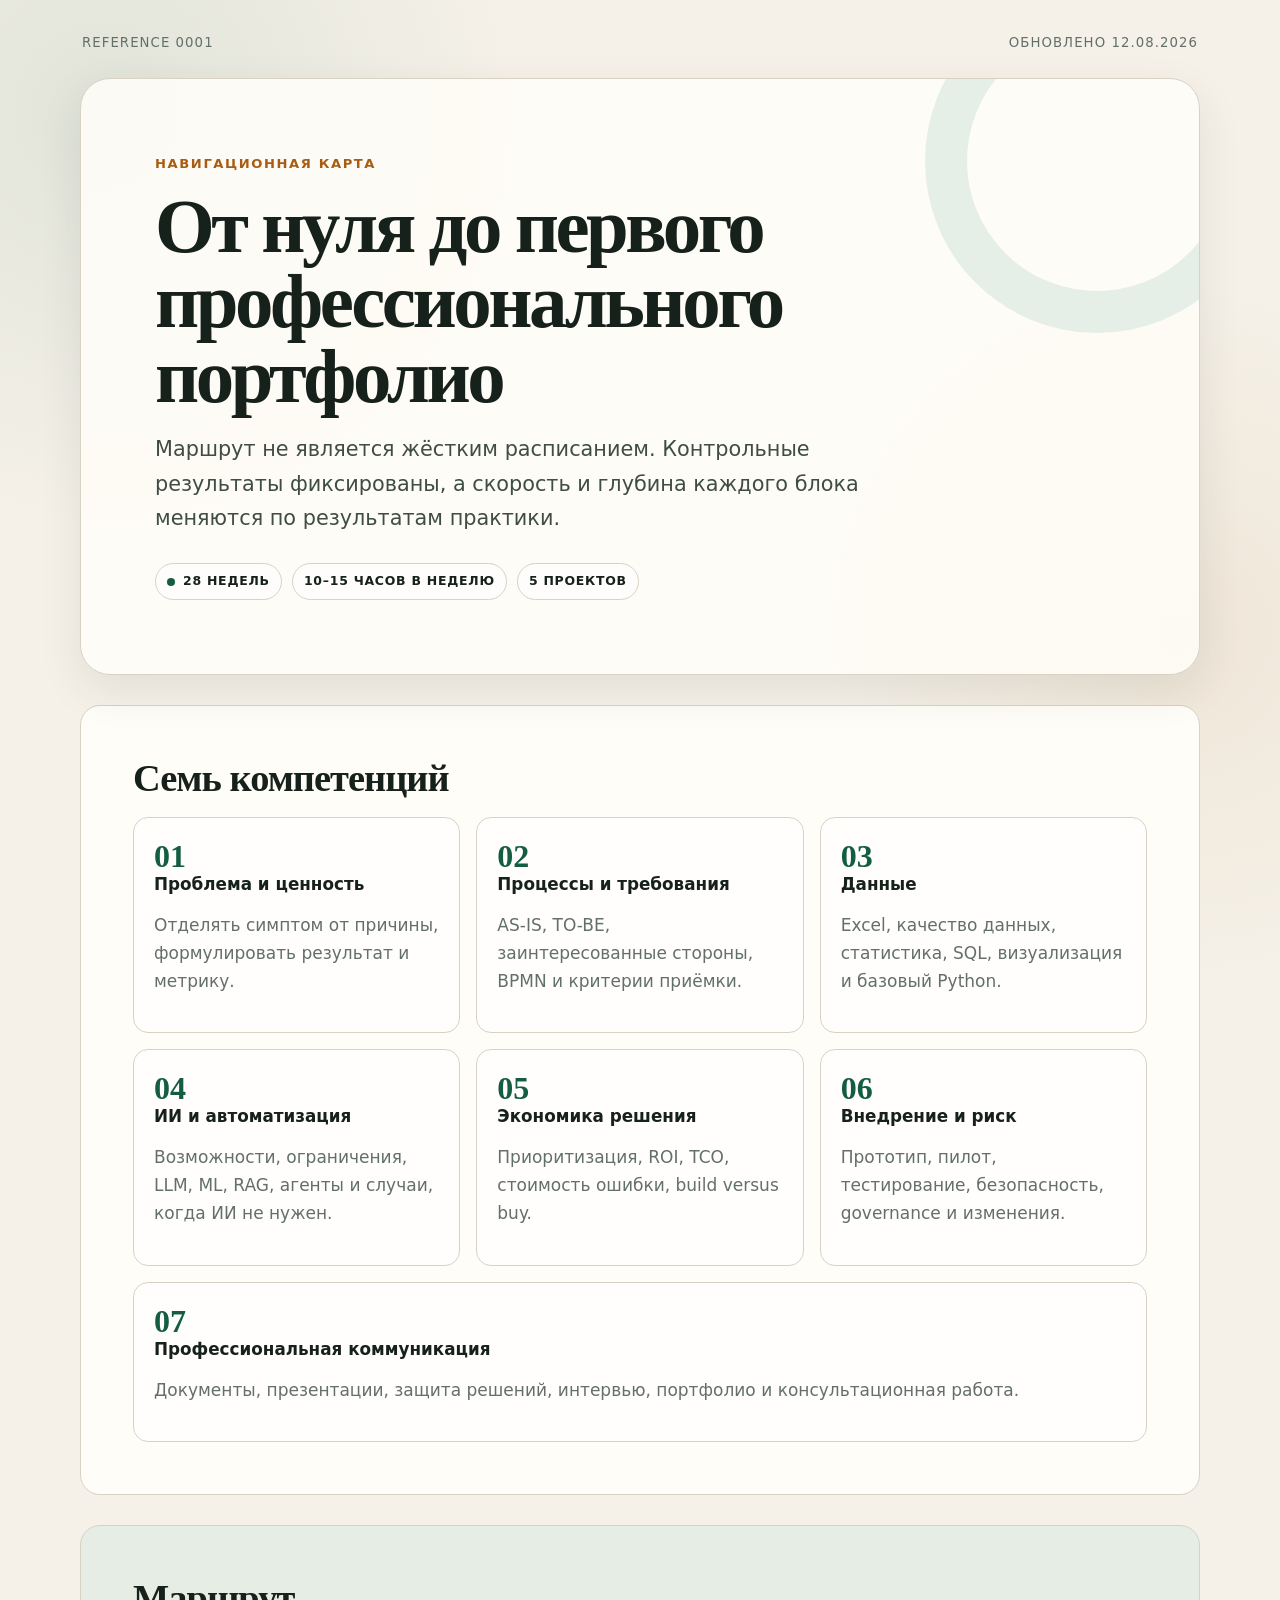
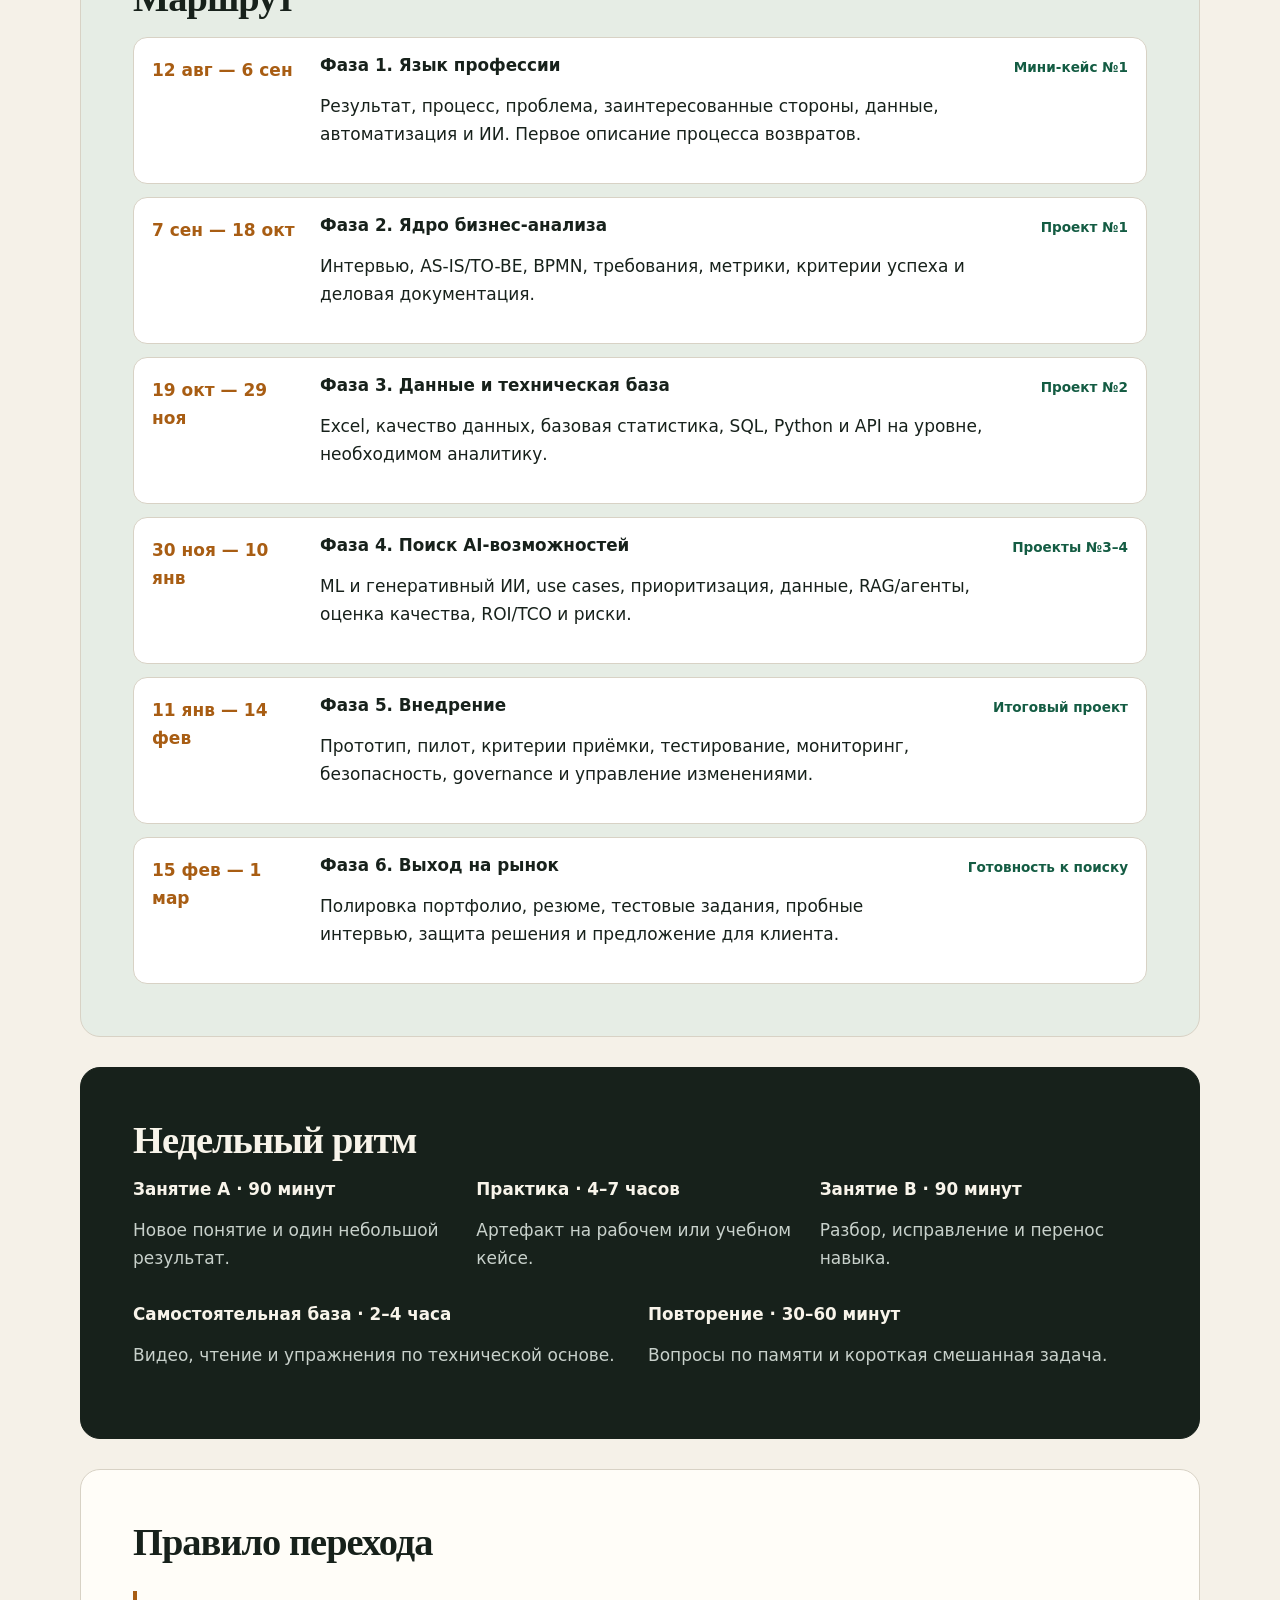
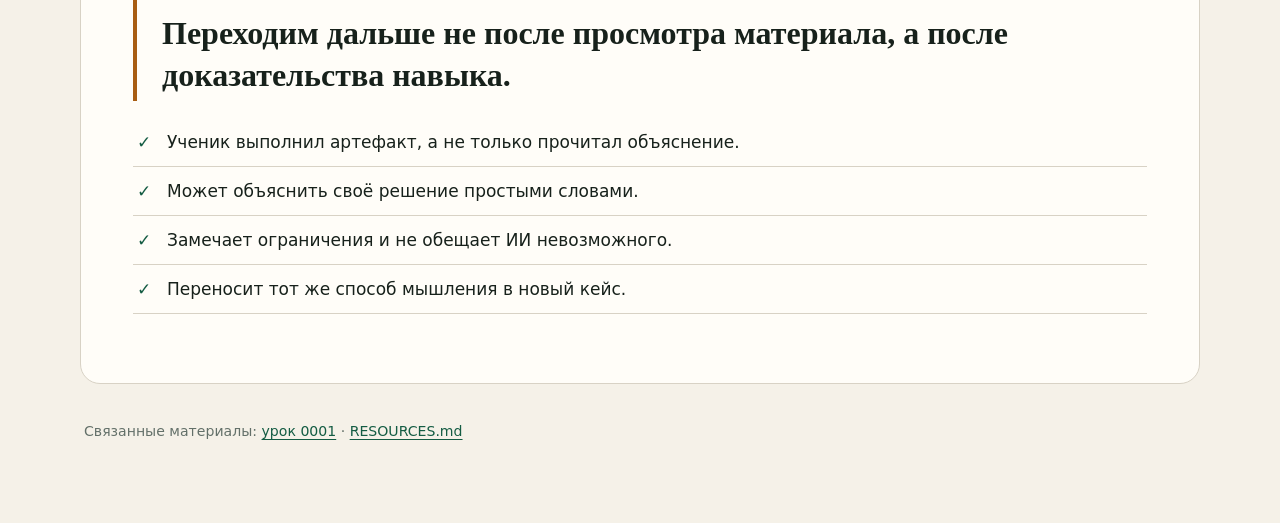
<file: reference/0001-competency-map-and-roadmap.html>
<!doctype html>
<html lang="ru">
<head>
  <meta charset="utf-8">
  <meta name="viewport" content="width=device-width, initial-scale=1">
  <title>Карта компетенций и маршрут до 1 марта 2027</title>
  <link rel="stylesheet" href="../assets/course.css">
</head>
<body>
  <main class="page">
    <div class="topbar"><span>Reference 0001</span><span>Обновлено 12.08.2026</span></div>
    <header class="hero">
      <div class="eyebrow">Навигационная карта</div>
      <h1>От нуля до первого профессионального портфолио</h1>
      <p class="lede">Маршрут не является жёстким расписанием. Контрольные результаты фиксированы, а скорость и глубина каждого блока меняются по результатам практики.</p>
      <div class="meta"><span class="badge"><span class="dot"></span>28 недель</span><span class="badge">10–15 часов в неделю</span><span class="badge">5 проектов</span></div>
    </header>

    <section class="section">
      <h2>Семь компетенций</h2>
      <div class="grid">
        <article class="card col-4"><strong class="num">01</strong><h3>Проблема и ценность</h3><p class="muted">Отделять симптом от причины, формулировать результат и метрику.</p></article>
        <article class="card col-4"><strong class="num">02</strong><h3>Процессы и требования</h3><p class="muted">AS-IS, TO-BE, заинтересованные стороны, BPMN и критерии приёмки.</p></article>
        <article class="card col-4"><strong class="num">03</strong><h3>Данные</h3><p class="muted">Excel, качество данных, статистика, SQL, визуализация и базовый Python.</p></article>
        <article class="card col-4"><strong class="num">04</strong><h3>ИИ и автоматизация</h3><p class="muted">Возможности, ограничения, LLM, ML, RAG, агенты и случаи, когда ИИ не нужен.</p></article>
        <article class="card col-4"><strong class="num">05</strong><h3>Экономика решения</h3><p class="muted">Приоритизация, ROI, TCO, стоимость ошибки, build versus buy.</p></article>
        <article class="card col-4"><strong class="num">06</strong><h3>Внедрение и риск</h3><p class="muted">Прототип, пилот, тестирование, безопасность, governance и изменения.</p></article>
        <article class="card col-12"><strong class="num">07</strong><h3>Профессиональная коммуникация</h3><p class="muted">Документы, презентации, защита решений, интервью, портфолио и консультационная работа.</p></article>
      </div>
    </section>

    <section class="section soft">
      <h2>Маршрут</h2>
      <div class="timeline">
        <article class="phase"><time>12 авг — 6 сен</time><div><h3>Фаза 1. Язык профессии</h3><p>Результат, процесс, проблема, заинтересованные стороны, данные, автоматизация и ИИ. Первое описание процесса возвратов.</p></div><span class="deliverable">Мини-кейс №1</span></article>
        <article class="phase"><time>7 сен — 18 окт</time><div><h3>Фаза 2. Ядро бизнес-анализа</h3><p>Интервью, AS-IS/TO-BE, BPMN, требования, метрики, критерии успеха и деловая документация.</p></div><span class="deliverable">Проект №1</span></article>
        <article class="phase"><time>19 окт — 29 ноя</time><div><h3>Фаза 3. Данные и техническая база</h3><p>Excel, качество данных, базовая статистика, SQL, Python и API на уровне, необходимом аналитику.</p></div><span class="deliverable">Проект №2</span></article>
        <article class="phase"><time>30 ноя — 10 янв</time><div><h3>Фаза 4. Поиск AI-возможностей</h3><p>ML и генеративный ИИ, use cases, приоритизация, данные, RAG/агенты, оценка качества, ROI/TCO и риски.</p></div><span class="deliverable">Проекты №3–4</span></article>
        <article class="phase"><time>11 янв — 14 фев</time><div><h3>Фаза 5. Внедрение</h3><p>Прототип, пилот, критерии приёмки, тестирование, мониторинг, безопасность, governance и управление изменениями.</p></div><span class="deliverable">Итоговый проект</span></article>
        <article class="phase"><time>15 фев — 1 мар</time><div><h3>Фаза 6. Выход на рынок</h3><p>Полировка портфолио, резюме, тестовые задания, пробные интервью, защита решения и предложение для клиента.</p></div><span class="deliverable">Готовность к поиску</span></article>
      </div>
    </section>

    <section class="section dark">
      <h2>Недельный ритм</h2>
      <div class="grid">
        <div class="col-4"><h3>Занятие A · 90 минут</h3><p>Новое понятие и один небольшой результат.</p></div>
        <div class="col-4"><h3>Практика · 4–7 часов</h3><p>Артефакт на рабочем или учебном кейсе.</p></div>
        <div class="col-4"><h3>Занятие B · 90 минут</h3><p>Разбор, исправление и перенос навыка.</p></div>
        <div class="col-6"><h3>Самостоятельная база · 2–4 часа</h3><p>Видео, чтение и упражнения по технической основе.</p></div>
        <div class="col-6"><h3>Повторение · 30–60 минут</h3><p>Вопросы по памяти и короткая смешанная задача.</p></div>
      </div>
    </section>

    <section class="section">
      <h2>Правило перехода</h2>
      <p class="quote">Переходим дальше не после просмотра материала, а после доказательства навыка.</p>
      <ul class="checklist">
        <li>Ученик выполнил артефакт, а не только прочитал объяснение.</li>
        <li>Может объяснить своё решение простыми словами.</li>
        <li>Замечает ограничения и не обещает ИИ невозможного.</li>
        <li>Переносит тот же способ мышления в новый кейс.</li>
      </ul>
    </section>

    <footer class="footer">Связанные материалы: <a href="../lessons/0001-role-of-ai-business-analyst.html">урок 0001</a> · <a href="../RESOURCES.md">RESOURCES.md</a></footer>
  </main>
</body>
</html>
</file>
<file: assets/course.css>
:root {
  color-scheme: light;
  --ink: #17211b;
  --muted: #637069;
  --paper: #f5f1e8;
  --card: #fffdf8;
  --line: #d8d2c5;
  --green: #145c43;
  --green-2: #dcebe3;
  --amber: #a85d13;
  --amber-2: #f8ead5;
  --blue: #345a78;
  --shadow: 0 16px 45px rgba(38, 44, 39, 0.09);
  --radius: 20px;
}

* { box-sizing: border-box; }

html { scroll-behavior: smooth; }

body {
  margin: 0;
  background:
    radial-gradient(circle at 8% 3%, rgba(20, 92, 67, .09), transparent 26rem),
    radial-gradient(circle at 92% 17%, rgba(168, 93, 19, .08), transparent 22rem),
    var(--paper);
  color: var(--ink);
  font: 17px/1.65 Inter, ui-sans-serif, system-ui, -apple-system, BlinkMacSystemFont, "Segoe UI", sans-serif;
}

a { color: var(--green); text-underline-offset: .18em; }
a:hover { color: var(--amber); }

.page { width: min(1120px, calc(100% - 34px)); margin: 0 auto; padding: 24px 0 80px; }

.topbar {
  display: flex;
  align-items: center;
  justify-content: space-between;
  gap: 16px;
  padding: 8px 2px 24px;
  color: var(--muted);
  font-size: .83rem;
  letter-spacing: .08em;
  text-transform: uppercase;
}

.badge {
  display: inline-flex;
  align-items: center;
  gap: 8px;
  padding: 7px 11px;
  border: 1px solid var(--line);
  border-radius: 999px;
  background: rgba(255,255,255,.55);
  font-size: .78rem;
  font-weight: 750;
  letter-spacing: .06em;
  text-transform: uppercase;
}

.dot { width: 8px; height: 8px; border-radius: 50%; background: var(--green); }

.hero {
  padding: clamp(30px, 6vw, 74px);
  border: 1px solid var(--line);
  border-radius: 30px;
  background: rgba(255,253,248,.9);
  box-shadow: var(--shadow);
  overflow: hidden;
  position: relative;
}

.hero::after {
  content: "";
  position: absolute;
  width: 260px;
  height: 260px;
  right: -70px;
  top: -90px;
  border-radius: 50%;
  border: 42px solid var(--green-2);
  opacity: .75;
}

.hero > * { position: relative; z-index: 1; }

.eyebrow { color: var(--amber); font-size: .82rem; font-weight: 800; letter-spacing: .12em; text-transform: uppercase; }

h1, h2, h3 { line-height: 1.13; text-wrap: balance; }
h1 { max-width: 850px; margin: 14px 0 18px; font: 750 clamp(2.5rem, 6vw, 5.6rem)/.98 Georgia, serif; letter-spacing: -.045em; }
h2 { margin: 0 0 18px; font: 720 clamp(1.6rem, 3vw, 2.55rem)/1.08 Georgia, serif; letter-spacing: -.025em; }
h3 { margin: 0 0 10px; font-size: 1.05rem; }

.lede { max-width: 750px; margin: 0; color: #3f4d45; font-size: clamp(1.05rem, 2vw, 1.3rem); }
.meta { display: flex; flex-wrap: wrap; gap: 10px; margin-top: 28px; }

.section { margin-top: 30px; padding: clamp(24px, 4.6vw, 52px); border: 1px solid var(--line); border-radius: var(--radius); background: var(--card); }
.section.soft { background: rgba(220,235,227,.58); }
.section.dark { background: var(--ink); color: #f8f4ea; border-color: var(--ink); }
.section.dark p, .section.dark .muted { color: #c8d1cb; }

.grid { display: grid; grid-template-columns: repeat(12, 1fr); gap: 16px; }
.col-4 { grid-column: span 4; }
.col-6 { grid-column: span 6; }
.col-8 { grid-column: span 8; }
.col-12 { grid-column: span 12; }

.card { padding: 20px; border: 1px solid var(--line); border-radius: 15px; background: rgba(255,255,255,.62); }
.card strong.num { display: block; color: var(--green); font: 700 2rem Georgia, serif; }
.muted { color: var(--muted); }
.small { font-size: .88rem; }

.quote { margin: 28px 0 0; padding: 22px 0 4px 25px; border-left: 4px solid var(--amber); font: 600 clamp(1.3rem, 2.5vw, 2rem)/1.3 Georgia, serif; }

.flow { display: grid; grid-template-columns: repeat(4, 1fr); gap: 12px; margin-top: 24px; counter-reset: step; }
.flow > div { min-height: 140px; padding: 18px; border: 1px solid var(--line); border-radius: 14px; background: white; counter-increment: step; }
.flow > div::before { content: counter(step, decimal-leading-zero); display: block; margin-bottom: 14px; color: var(--amber); font-weight: 800; letter-spacing: .08em; }

.compare { display: grid; grid-template-columns: 1fr 1fr; gap: 16px; }
.compare > div { padding: 22px; border-radius: 15px; }
.compare .bad { background: #f5dfd9; border: 1px solid #e7bdb2; }
.compare .good { background: var(--green-2); border: 1px solid #b8d3c3; }

.quiz-options { display: grid; gap: 10px; margin-top: 18px; }
button, .button {
  width: 100%;
  padding: 14px 16px;
  border: 1px solid var(--line);
  border-radius: 12px;
  background: white;
  color: var(--ink);
  font: inherit;
  font-weight: 650;
  text-align: left;
  cursor: pointer;
  transition: transform .16s ease, border-color .16s ease, background .16s ease;
}
button:hover, .button:hover { transform: translateY(-1px); border-color: var(--green); }
button.correct { border-color: var(--green); background: var(--green-2); }
button.wrong { border-color: #a33c2e; background: #f5dfd9; }

.feedback { display: none; margin-top: 14px; padding: 14px 16px; border-left: 4px solid var(--green); background: rgba(220,235,227,.58); }
.feedback.show { display: block; }

label { display: block; margin: 18px 0 6px; font-weight: 720; }
textarea, input[type="text"] {
  width: 100%;
  padding: 13px 14px;
  border: 1px solid var(--line);
  border-radius: 10px;
  background: white;
  color: var(--ink);
  font: inherit;
}
textarea { min-height: 100px; resize: vertical; }
textarea:focus, input:focus { outline: 3px solid rgba(20,92,67,.14); border-color: var(--green); }

.actions { display: flex; flex-wrap: wrap; gap: 10px; margin-top: 18px; }
.actions button { width: auto; }
.actions .primary { background: var(--green); color: white; border-color: var(--green); }

.checklist { padding: 0; list-style: none; }
.checklist li { position: relative; padding: 10px 0 10px 34px; border-bottom: 1px solid var(--line); }
.checklist li::before { content: "✓"; position: absolute; left: 4px; color: var(--green); font-weight: 900; }

.timeline { display: grid; gap: 13px; }
.phase { display: grid; grid-template-columns: 150px 1fr auto; gap: 18px; align-items: start; padding: 18px; border: 1px solid var(--line); border-radius: 14px; background: white; }
.phase time { color: var(--amber); font-weight: 800; }
.phase .deliverable { color: var(--green); font-size: .85rem; font-weight: 750; }

.source-list li { margin: 13px 0; }
.footer { padding: 36px 4px 0; color: var(--muted); font-size: .88rem; }

.process-map { display: flex; align-items: center; gap: 10px; margin: 24px 0; overflow-x: auto; padding: 12px 2px 18px; }
.process-node { flex: 0 0 155px; min-height: 92px; display: grid; place-items: center; padding: 14px; border: 2px solid var(--green); border-radius: 14px; background: white; text-align: center; font-weight: 720; }
.process-node.event { flex-basis: 112px; min-height: 112px; border-radius: 50%; background: var(--green-2); }
.process-node.decision { flex-basis: 125px; min-height: 125px; border-color: var(--amber); background: var(--amber-2); transform: rotate(45deg) scale(.72); }
.process-node.decision span { transform: rotate(-45deg) scale(1.38); }
.process-arrow { flex: 0 0 30px; color: var(--amber); font-size: 1.7rem; font-weight: 900; text-align: center; }

.term { display: grid; grid-template-columns: 150px 1fr; gap: 18px; padding: 16px 0; border-bottom: 1px solid var(--line); }
.term dt { color: var(--green); font-weight: 800; }
.term dd { margin: 0; }

.callout { margin: 20px 0; padding: 18px 20px; border: 1px solid #e4c79e; border-radius: 14px; background: var(--amber-2); }

.part-nav { display: grid; grid-template-columns: repeat(3, 1fr); gap: 12px; margin-top: 24px; }
.part-nav a { padding: 16px; border: 1px solid var(--line); border-radius: 14px; background: white; text-decoration: none; }
.part-nav strong { display: block; color: var(--ink); }
.part-nav span { color: var(--muted); font-size: .88rem; }

.inbox { display: grid; gap: 12px; margin-top: 20px; }
.message { padding: 20px; border: 1px solid var(--line); border-radius: 14px; background: white; }
.message .sender { margin-bottom: 8px; color: var(--green); font-size: .8rem; font-weight: 800; letter-spacing: .08em; text-transform: uppercase; }
.message p:last-child { margin-bottom: 0; }

.status-board { display: grid; grid-template-columns: repeat(4, 1fr); gap: 10px; margin-top: 20px; }
.status-item { padding: 14px; border: 1px solid var(--line); border-radius: 12px; background: rgba(255,255,255,.65); }
.status-item strong { display: block; color: var(--green); font-size: .88rem; }

.data-table { width: 100%; border-collapse: collapse; margin: 20px 0; font-size: .94rem; }
.data-table th, .data-table td { padding: 11px 12px; border-bottom: 1px solid var(--line); text-align: left; vertical-align: top; }
.data-table th { color: var(--green); font-size: .8rem; letter-spacing: .05em; text-transform: uppercase; }

.mentor { margin: 20px 0; padding: 22px; border: 1px solid #adc7d9; border-radius: 16px; background: #eaf2f7; }
.mentor h3 { color: var(--blue); }
.mentor p, .mentor li { color: var(--ink); }
.section.dark .flow p { color: var(--ink); }
.section.dark .data-table th { color: #a9d5bf; }

.consequence { display: none; margin-top: 14px; padding: 18px; border: 1px solid var(--line); border-radius: 14px; background: var(--amber-2); }
.consequence.show { display: block; }

@media (max-width: 780px) {
  .col-4, .col-6, .col-8 { grid-column: span 12; }
  .flow, .compare { grid-template-columns: 1fr; }
  .part-nav, .status-board { grid-template-columns: 1fr; }
  .phase { grid-template-columns: 1fr; gap: 7px; }
  .term { grid-template-columns: 1fr; gap: 4px; }
  .topbar { align-items: flex-start; flex-direction: column; }
}

@media print {
  body { background: white; font-size: 11pt; }
  .page { width: 100%; padding: 0; }
  .hero, .section { box-shadow: none; break-inside: avoid; }
  button, .actions { display: none; }
  a { color: black; text-decoration: none; }
}
</file>
